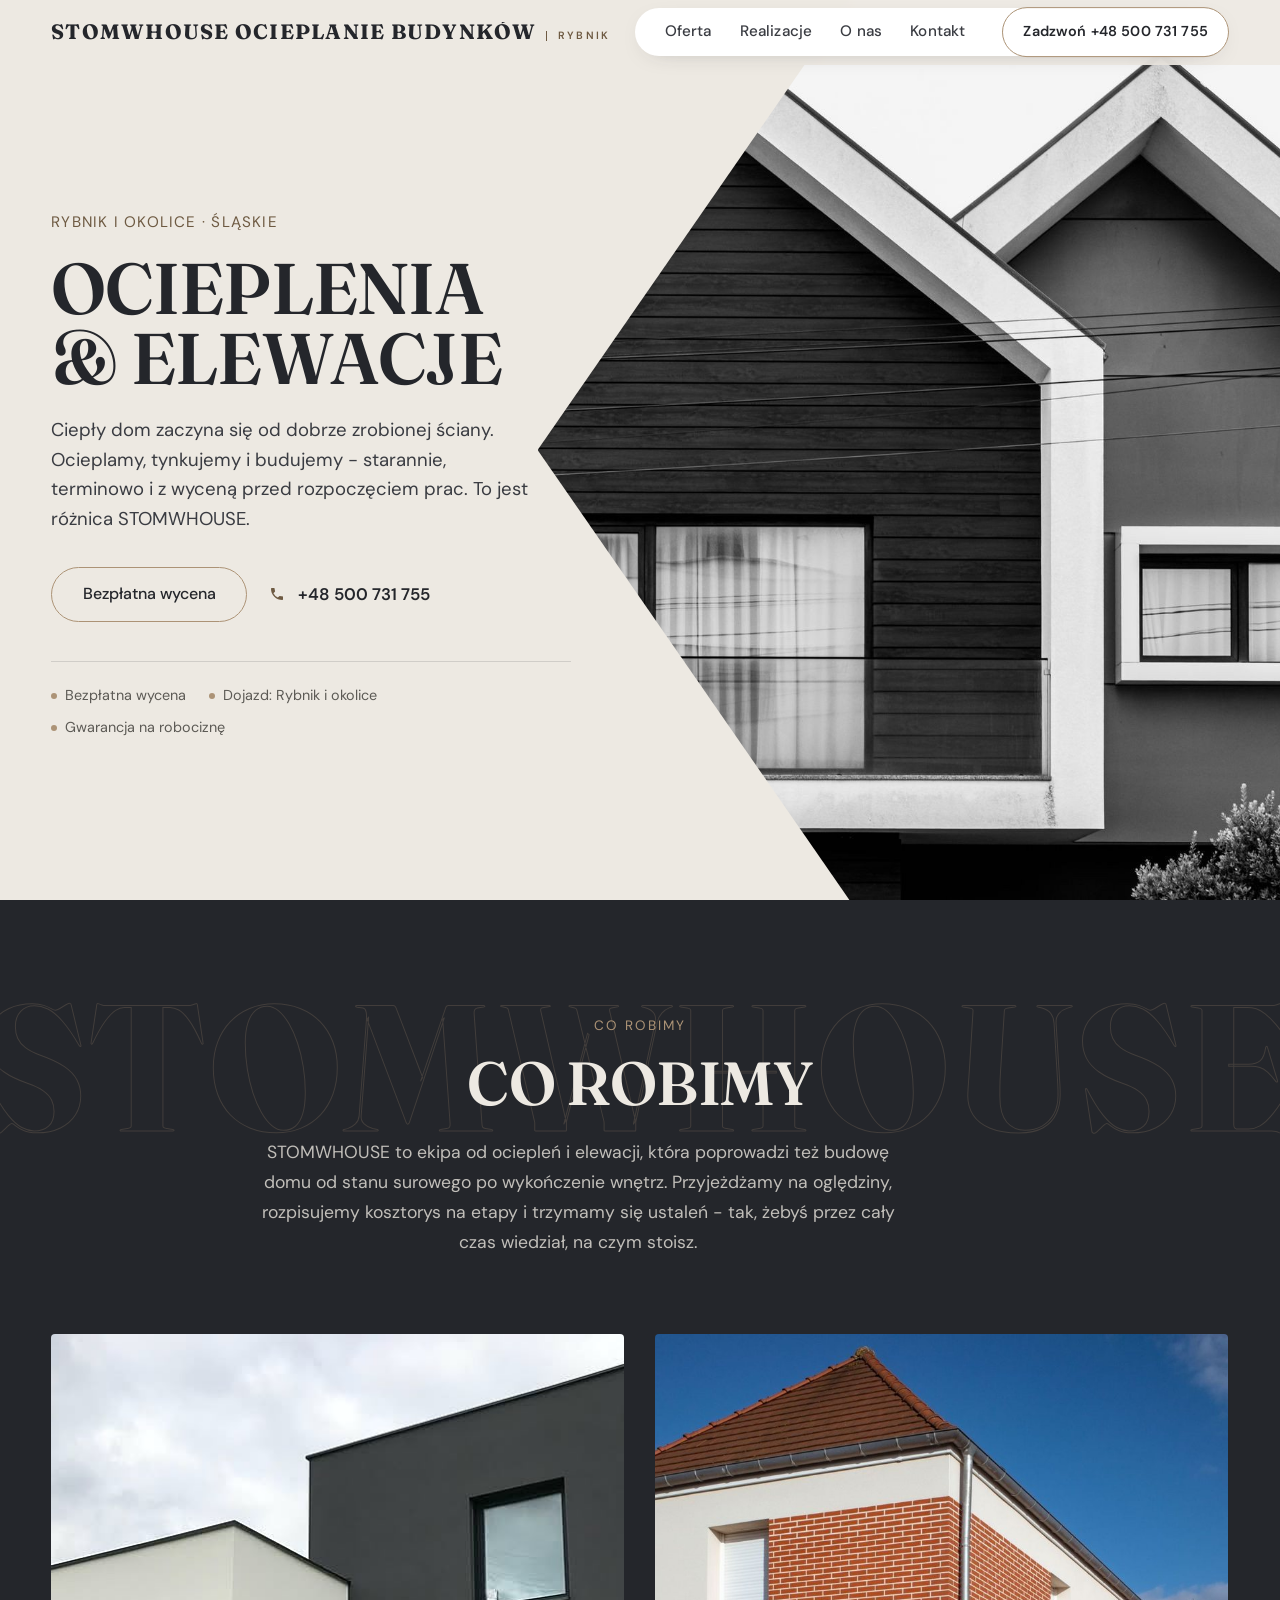
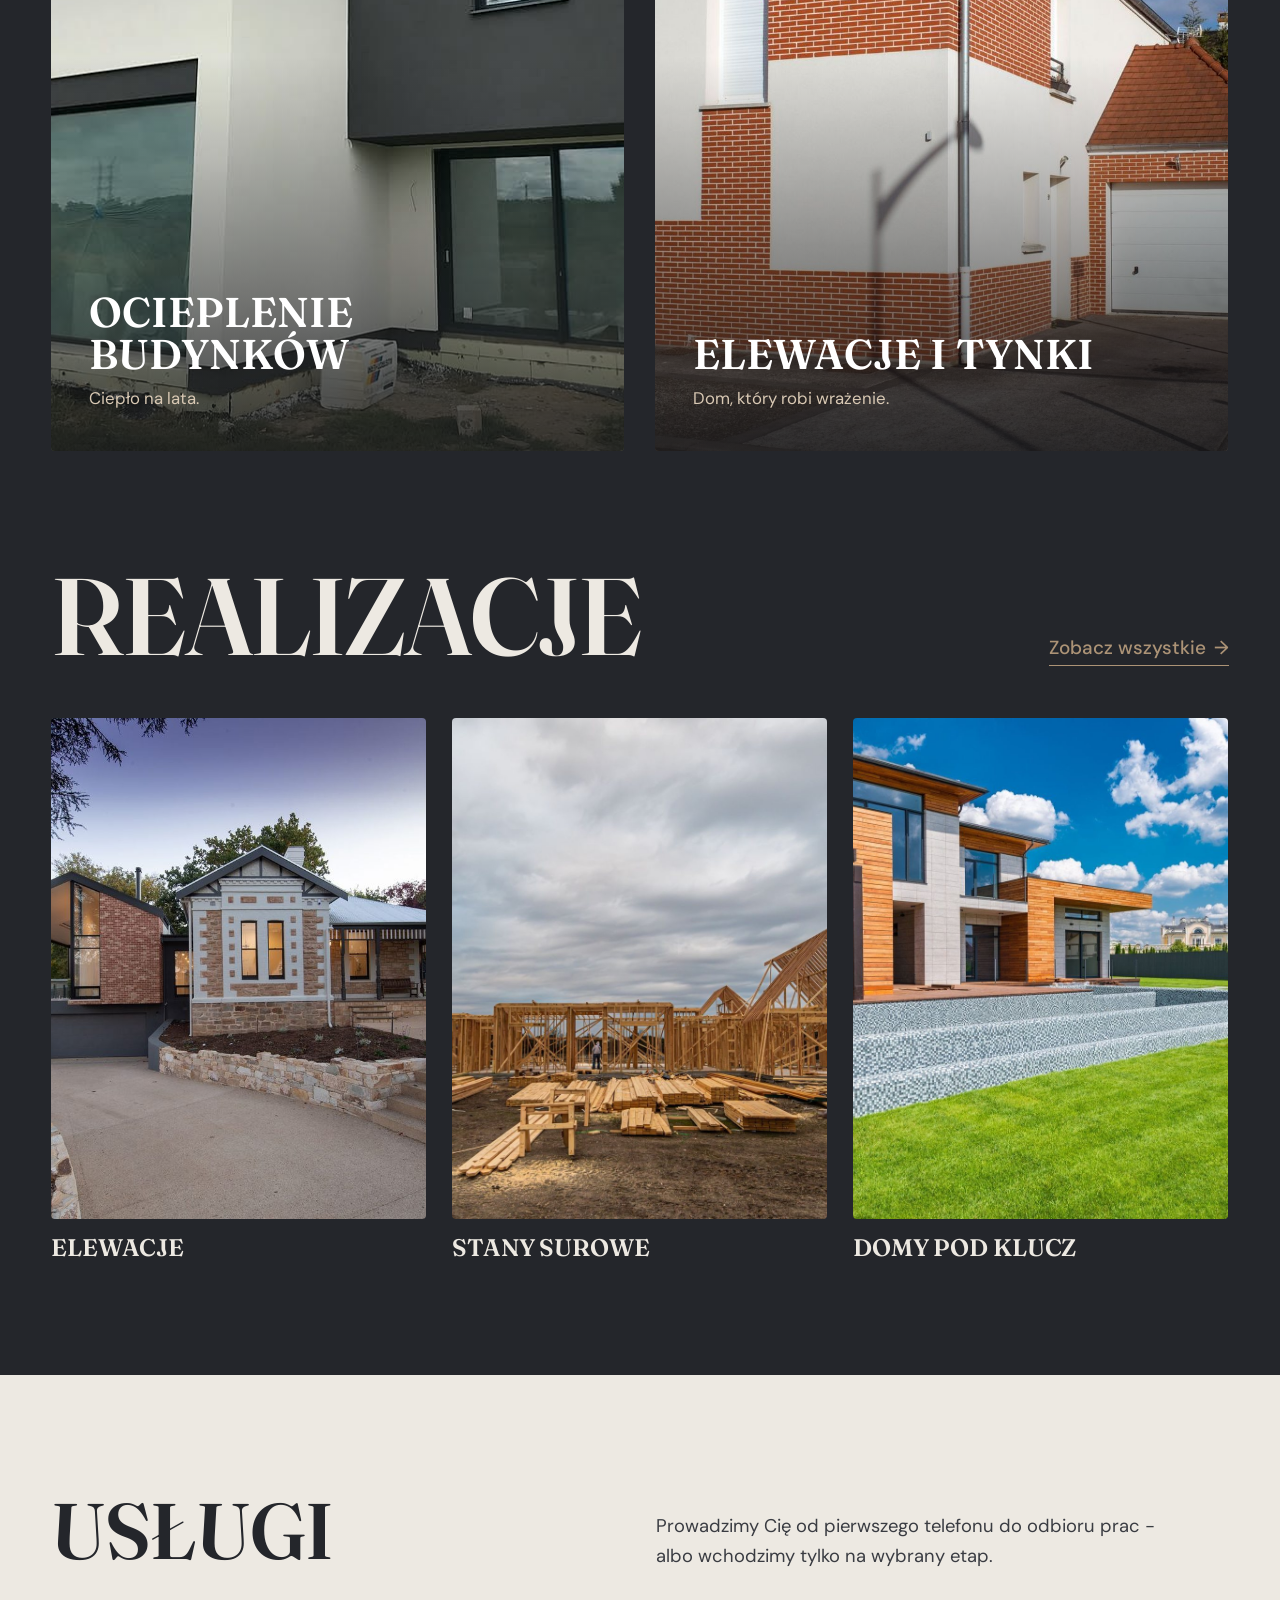
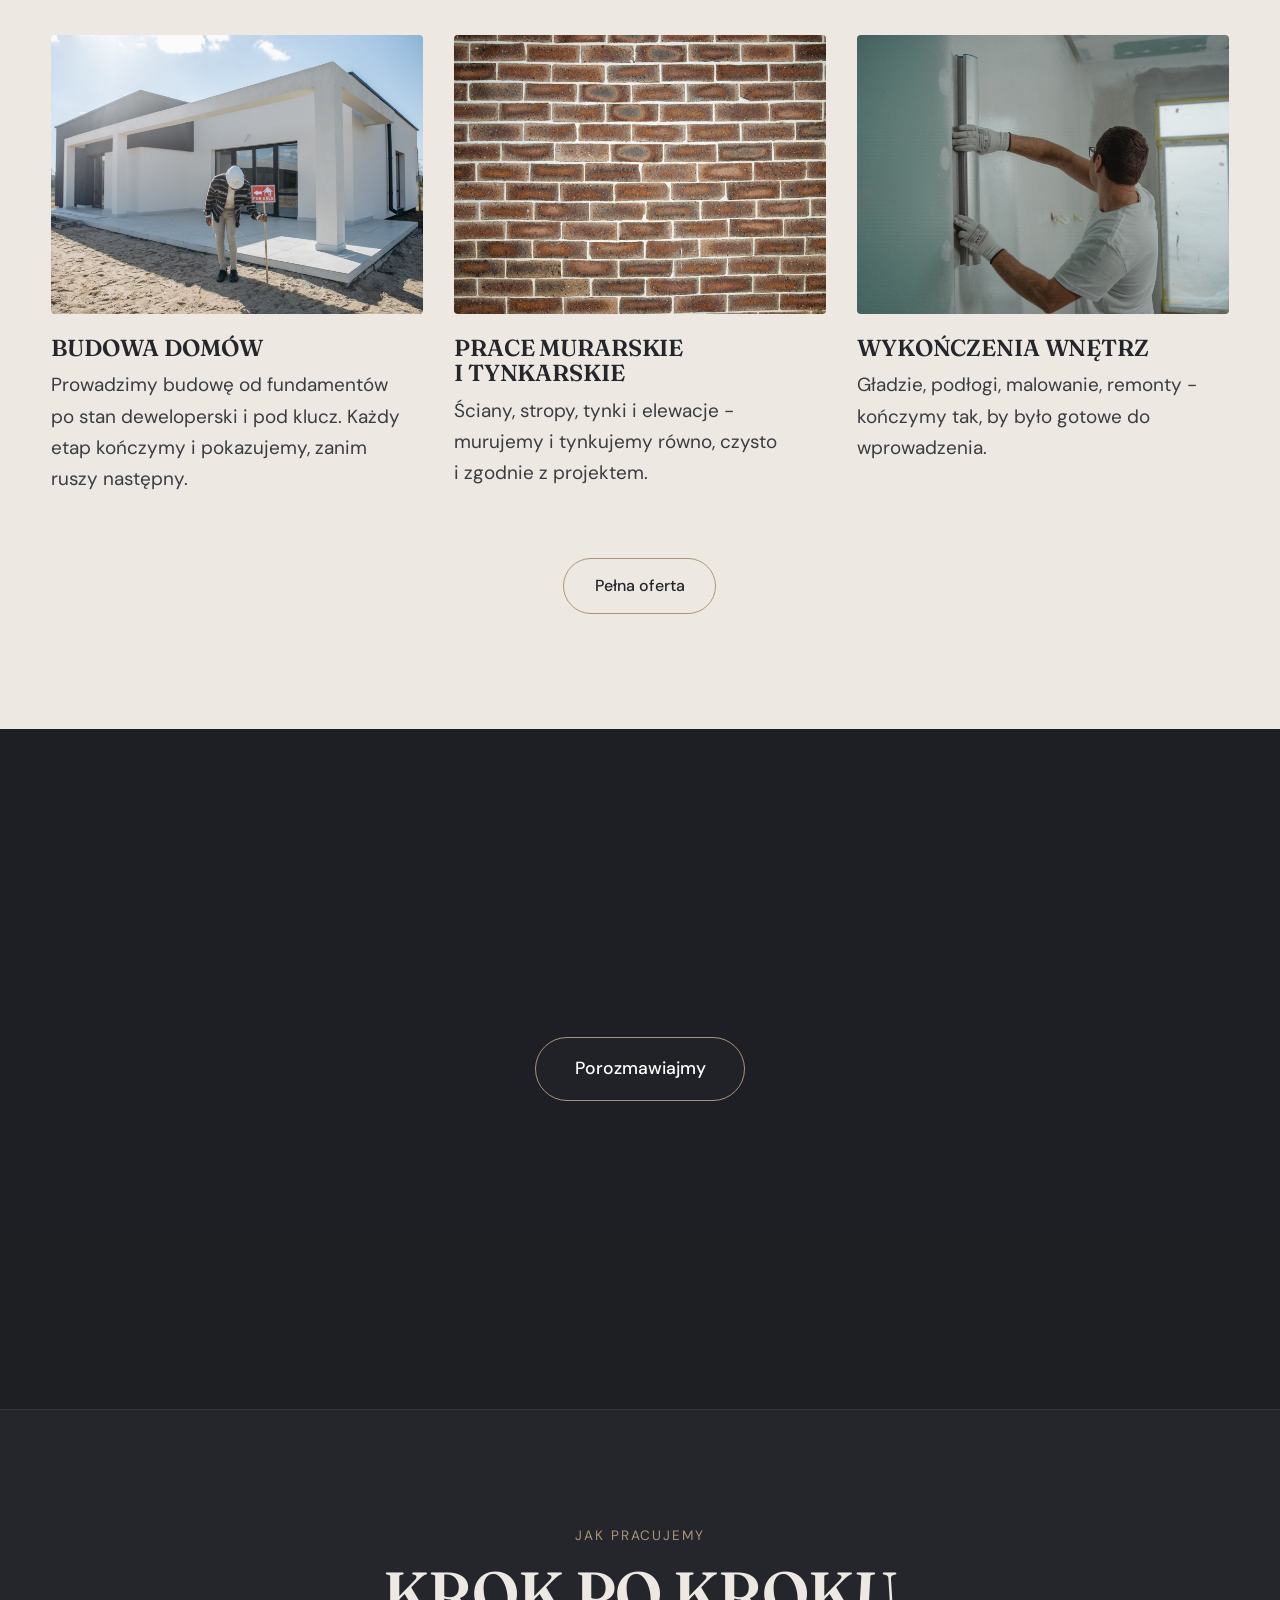
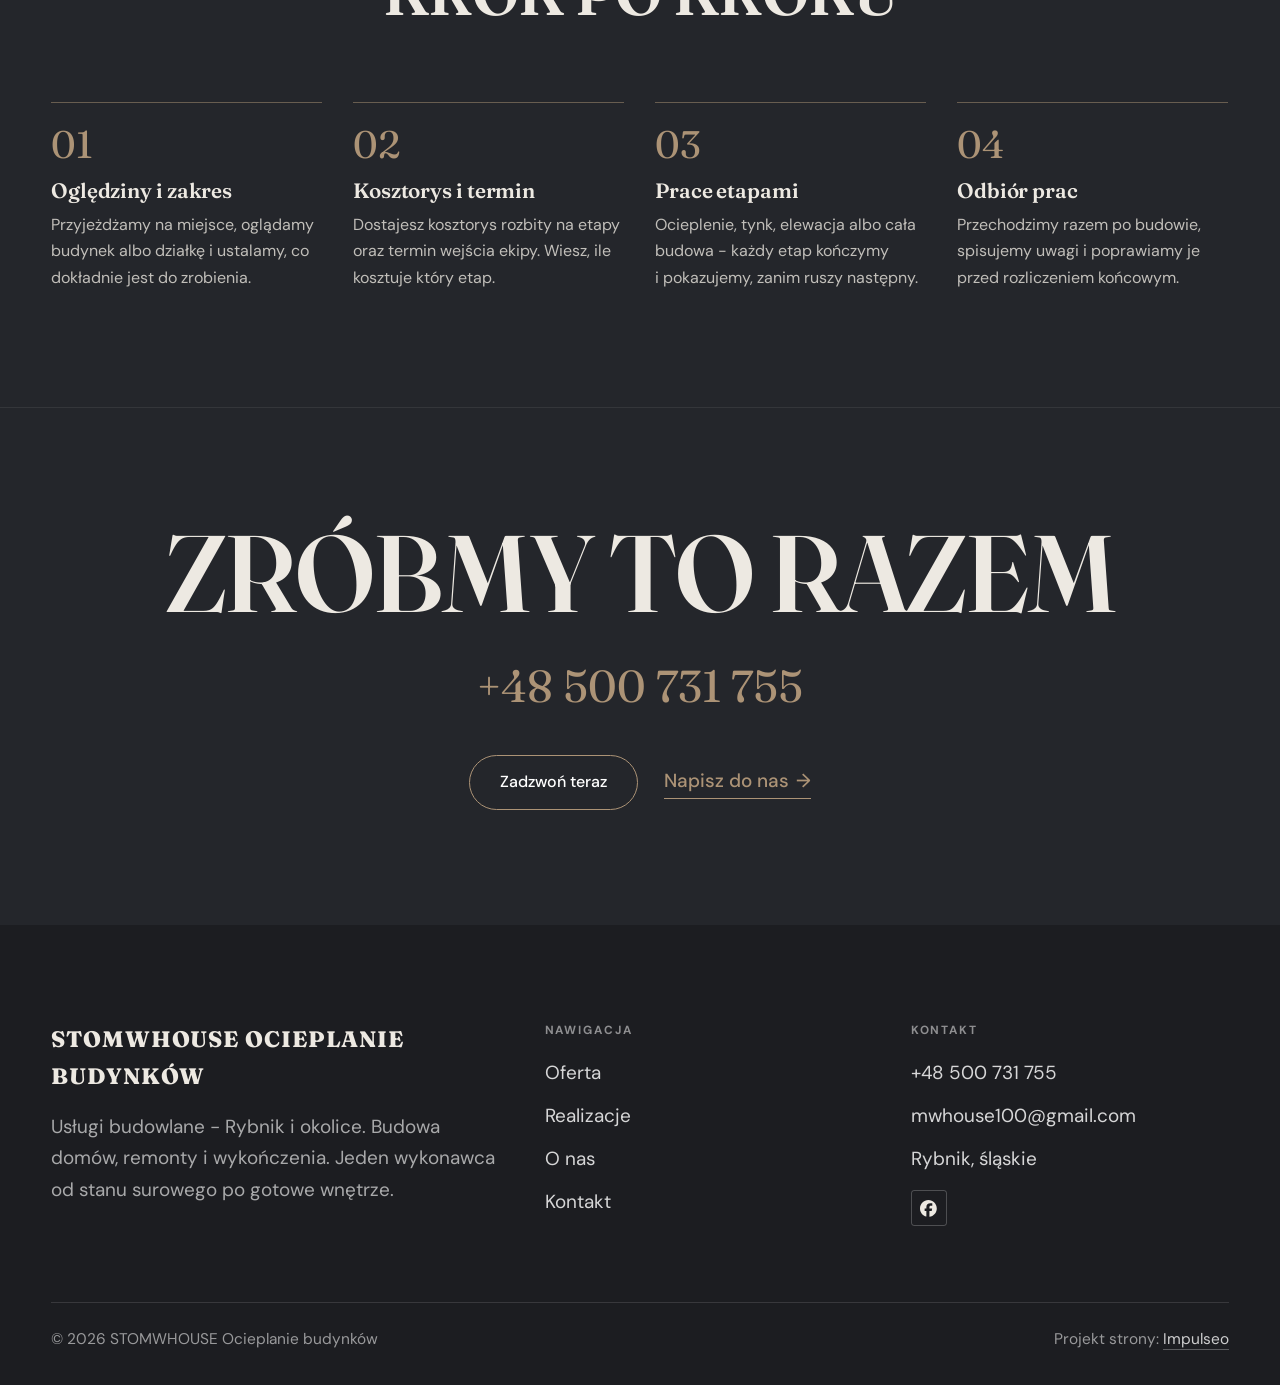
<file: index.html>
<!DOCTYPE html>
<html lang="pl">
<head>
<meta charset="UTF-8">
<meta name="viewport" content="width=device-width, initial-scale=1.0">
<title>STOMWHOUSE Ocieplanie budynków - Usługi budowlane · Rybnik</title>
<meta name="description" content="STOMWHOUSE Ocieplanie budynków - usługi budowlane: budowa domów, stany surowe, remonty, wykończenia wnętrz i elewacje. Wycena przed pracą, solidnie i terminowo. Zadzwoń i umów oględziny.">
<link rel="canonical" href="https://kris20032.github.io/stomwhouse-ocieplanie-budynkow/">
<meta name="robots" content="noindex, nofollow">
<meta property="og:type" content="website">
<meta property="og:locale" content="pl_PL">
<meta property="og:site_name" content="STOMWHOUSE Ocieplanie budynków">
<meta property="og:title" content="STOMWHOUSE Ocieplanie budynków - Usługi budowlane · Rybnik">
<meta property="og:description" content="STOMWHOUSE Ocieplanie budynków - usługi budowlane: budowa domów, stany surowe, remonty, wykończenia wnętrz i elewacje. Wycena przed pracą, solidnie i terminowo. Zadzwoń i umów oględziny.">
<meta property="og:url" content="https://kris20032.github.io/stomwhouse-ocieplanie-budynkow/">
<meta property="og:image" content="https://kris20032.github.io/stomwhouse-ocieplanie-budynkow/img/og.jpg">
<meta property="og:image:width" content="1200">
<meta property="og:image:height" content="630">
<meta name="twitter:card" content="summary_large_image">
<script type="application/ld+json">{"@context": "https://schema.org", "@type": "GeneralContractor", "name": "STOMWHOUSE Ocieplanie budynków", "url": "https://kris20032.github.io/stomwhouse-ocieplanie-budynkow/", "telephone": "+48500731755", "image": "https://kris20032.github.io/stomwhouse-ocieplanie-budynkow/img/og.jpg", "areaServed": "Rybnik", "sameAs": ["https://www.facebook.com/SparrowBud/"]}</script>
<link rel="preconnect" href="https://fonts.googleapis.com">
<link rel="preconnect" href="https://fonts.gstatic.com" crossorigin>
<link href="https://fonts.googleapis.com/css2?family=Fraunces:opsz,wght@9..144,500;9..144,600;9..144,700&family=DM+Sans:opsz,wght@9..40,400;9..40,500;9..40,600&display=swap" rel="stylesheet">
<link rel="stylesheet" href="assets/styles.css?v=kw151026">
</head>
<body>

<header class="nav">
  <div class="wrap nav-inner">
    <a class="brand" href="index.html"><span class="name">STOMWHOUSE Ocieplanie budynków</span><span class="sub">Rybnik</span></a>
    <nav class="nav-links">
      <a href="oferta.html">Oferta</a>
      <a href="realizacje.html">Realizacje</a>
      <a href="o-nas.html">O nas</a>
      <a href="kontakt.html">Kontakt</a>
      <a href="tel:+48500731755" class="btn btn-accent">Zadzwoń +48 500 731 755</a>
    </nav>
    <button class="nav-toggle" aria-label="Menu"><span></span><span></span><span></span></button>
  </div>
</header>

<main>
<section class="kw-hero">
  <div class="kw-hero-art"><img src="img/hero.jpg" fetchpriority="high" alt="Nowoczesna elewacja domu jednorodzinnego" width="1880" height="1253"></div>
  <div class="wrap kw-hero-inner">
    <div class="kw-hero-copy">
      <span class="kw-kicker">Rybnik i&nbsp;okolice · śląskie</span>
      <h1 class="kw-h1">Ocieplenia &amp; elewacje</h1>
      <p class="kw-lead">Ciepły dom zaczyna się od dobrze zrobionej ściany. Ocieplamy, tynkujemy i&nbsp;budujemy - starannie, terminowo i&nbsp;z&nbsp;wyceną przed rozpoczęciem prac. To jest różnica STOMWHOUSE.</p>
      <div class="kw-hero-actions">
        <a href="kontakt.html" class="kw-pill">Bezpłatna wycena</a>
        <a href="tel:+48500731755" class="kw-tel"><svg class="ico-tel" width="16" height="16" viewBox="0 0 24 24" fill="none" aria-hidden="true"><path d="M6.6 10.8a15.5 15.5 0 0 0 6.6 6.6l2.2-2.2a1 1 0 0 1 1-.24 11.4 11.4 0 0 0 3.6.58 1 1 0 0 1 1 1V20a1 1 0 0 1-1 1A17 17 0 0 1 3 4a1 1 0 0 1 1-1h3.5a1 1 0 0 1 1 1c0 1.25.2 2.46.58 3.6a1 1 0 0 1-.25 1l-2.23 2.2Z" fill="currentColor"/></svg> +48 500 731 755</a>
      </div>
      <ul class="kw-trust"><li>Bezpłatna wycena</li><li>Dojazd: Rybnik i&nbsp;okolice</li><li>Gwarancja na robociznę</li></ul>
    </div>
  </div>
</section>

<section class="kw-dark kw-what">
  <div class="wrap">
    <div class="kw-what-head reveal">
      <span class="kw-eyebrow">Co robimy</span>
      <h2>Co robimy</h2>
      <p>STOMWHOUSE to ekipa od ociepleń i&nbsp;elewacji, która poprowadzi też budowę domu od stanu surowego po wykończenie wnętrz. Przyjeżdżamy na oględziny, rozpisujemy kosztorys na etapy i&nbsp;trzymamy się ustaleń - tak, żebyś przez cały czas wiedział, na czym stoisz.</p>
    </div>
    <div class="kw-duo">
      <a href="oferta.html" class="kw-feature reveal"><img src="img/g1.jpg" alt="Ocieplona elewacja domu w bieli i grafitie" width="720" height="720" decoding="async"><span class="kw-feature-txt"><span class="kw-feature-ttl">Ocieplenie budynków</span><span class="kw-feature-sub">Ciepło na lata.</span></span></a>
      <a href="oferta.html" class="kw-feature reveal"><img src="img/g11.jpg" alt="Elewacja domu z tynkiem i cegłą" width="1600" height="1066" decoding="async"><span class="kw-feature-txt"><span class="kw-feature-ttl">Elewacje i&nbsp;tynki</span><span class="kw-feature-sub">Dom, który robi wrażenie.</span></span></a>
    </div>
  </div>
</section>

<section class="kw-dark kw-work">
  <div class="wrap">
    <div class="kw-work-head reveal">
      <h2 class="kw-huge">Realizacje</h2>
      <a href="realizacje.html" class="kw-link">Zobacz wszystkie <span class="arr">→</span></a>
    </div>
    <div class="kw-trio">
      <a href="realizacje.html" class="kw-project reveal"><span class="kw-project-img"><img src="img/g7.jpg" alt="Elewacja domu" loading="lazy" width="1200" height="800" decoding="async"></span><h3>Elewacje</h3></a>
      <a href="realizacje.html" class="kw-project reveal"><span class="kw-project-img"><img src="img/g6.jpg" alt="Stan surowy domu" loading="lazy" width="1600" height="1066" decoding="async"></span><h3>Stany surowe</h3></a>
      <a href="realizacje.html" class="kw-project reveal"><span class="kw-project-img"><img src="img/g10.jpg" alt="Dom wykończony pod klucz" loading="lazy" width="1600" height="1068" decoding="async"></span><h3>Domy pod klucz</h3></a>
    </div>
  </div>
</section>

<section class="kw-services">
  <div class="wrap">
    <div class="kw-services-head reveal">
      <h2>Usługi</h2>
      <p>Prowadzimy Cię od pierwszego telefonu do odbioru prac - albo wchodzimy tylko na wybrany etap.</p>
    </div>
    <div class="kw-cards">
      <a href="oferta.html" class="kw-card reveal"><span class="kw-card-img"><img src="img/g2.jpg" alt="Budowa domu jednorodzinnego" loading="lazy" width="1600" height="1068" decoding="async"></span><h3>Budowa domów</h3><p>Prowadzimy budowę od fundamentów po stan deweloperski i&nbsp;pod klucz. Każdy etap kończymy i&nbsp;pokazujemy, zanim ruszy następny.</p></a>
      <a href="oferta.html" class="kw-card reveal"><span class="kw-card-img"><img src="img/g8.jpg" alt="Prace murarskie" loading="lazy" width="1600" height="1066" decoding="async"></span><h3>Prace murarskie i&nbsp;tynkarskie</h3><p>Ściany, stropy, tynki i&nbsp;elewacje - murujemy i&nbsp;tynkujemy równo, czysto i&nbsp;zgodnie z&nbsp;projektem.</p></a>
      <a href="oferta.html" class="kw-card reveal"><span class="kw-card-img"><img src="img/g14.jpg" alt="Gładzie i wykończenie wnętrza" loading="lazy" width="1600" height="1066" decoding="async"></span><h3>Wykończenia wnętrz</h3><p>Gładzie, podłogi, malowanie, remonty - kończymy tak, by było gotowe do wprowadzenia.</p></a>
    </div>
    <div class="kw-center reveal"><a href="oferta.html" class="kw-pill">Pełna oferta</a></div>
  </div>
</section>

<section class="stopklatka">
  <div class="stk-bg" style="background-image:url(img/g9.jpg)" role="img" aria-label="Nowoczesny budynek z tarasem"></div>
  <div class="kw-band-inner reveal">
    <a href="kontakt.html" class="kw-pill kw-pill-light">Porozmawiajmy</a>
  </div>
</section>

<section class="kw-dark kw-steps">
  <div class="wrap">
    <div class="kw-what-head reveal">
      <span class="kw-eyebrow">Jak pracujemy</span>
      <h2>Krok po kroku</h2>
    </div>
    <ol class="kw-steps-list">
      <li class="reveal"><span class="kw-no">01</span><h3>Oględziny i&nbsp;zakres</h3><p>Przyjeżdżamy na miejsce, oglądamy budynek albo działkę i&nbsp;ustalamy, co dokładnie jest do zrobienia.</p></li>
      <li class="reveal"><span class="kw-no">02</span><h3>Kosztorys i&nbsp;termin</h3><p>Dostajesz kosztorys rozbity na etapy oraz termin wejścia ekipy. Wiesz, ile kosztuje który etap.</p></li>
      <li class="reveal"><span class="kw-no">03</span><h3>Prace etapami</h3><p>Ocieplenie, tynk, elewacja albo cała budowa - każdy etap kończymy i&nbsp;pokazujemy, zanim ruszy następny.</p></li>
      <li class="reveal"><span class="kw-no">04</span><h3>Odbiór prac</h3><p>Przechodzimy razem po budowie, spisujemy uwagi i&nbsp;poprawiamy je przed rozliczeniem końcowym.</p></li>
    </ol>
  </div>
</section>

<section class="kw-dark kw-final">
  <div class="wrap reveal">
    <h2 class="kw-huge">Zróbmy to razem</h2>
    <a href="tel:+48500731755" class="kw-final-tel">+48 500 731 755</a>
    <div class="kw-final-actions"><a href="tel:+48500731755" class="kw-pill kw-pill-light">Zadzwoń teraz</a><a href="kontakt.html" class="kw-link">Napisz do nas <span class="arr">→</span></a></div>
  </div>
</section>
</main>

<footer>
  <div class="wrap">
    <div class="foot-grid">
      <div class="foot-brand">
        <div class="name">STOMWHOUSE Ocieplanie budynków</div>
        <p>Usługi budowlane - Rybnik i okolice. Budowa domów, remonty i wykończenia. Jeden wykonawca od stanu surowego po gotowe wnętrze.</p>
      </div>
      <div class="foot-col">
        <h4>Nawigacja</h4>
        <a href="oferta.html">Oferta</a>
        <a href="realizacje.html">Realizacje</a>
        <a href="o-nas.html">O nas</a>
        <a href="kontakt.html">Kontakt</a>
      </div>
      <div class="foot-col">
        <h4>Kontakt</h4>
        <a href="tel:+48500731755">+48 500 731 755</a>
        <a href="mailto:mwhouse100@gmail.com">mwhouse100@gmail.com</a>
        <p>Rybnik, śląskie</p>
      <div class="foot-soc">
        <a class="soc" href="https://www.facebook.com/SparrowBud/" target="_blank" rel="noopener" aria-label="Facebook - STOMWHOUSE Ocieplanie budynków"><svg viewBox="0 0 24 24" aria-hidden="true" focusable="false"><path d="M9.101 23.691v-7.98H6.627v-3.667h2.474v-1.58c0-4.085 1.848-5.978 5.858-5.978.401 0 .955.042 1.468.103a8.68 8.68 0 0 1 1.141.195v3.325a8.623 8.623 0 0 0-.653-.036 26.805 26.805 0 0 0-.733-.009c-.707 0-1.259.096-1.675.309a1.686 1.686 0 0 0-.679.622c-.258.42-.374.995-.374 1.752v1.297h3.919l-.386 2.103-.287 1.564h-3.246v8.245C19.396 23.238 24 18.179 24 12.044c0-6.627-5.373-12-12-12s-12 5.373-12 12c0 5.628 3.874 10.35 9.101 11.647Z" fill="currentColor"/></svg></a>
      </div>
      </div>
    </div>
    <div class="foot-bot">
      <span>© 2026 STOMWHOUSE Ocieplanie budynków</span>
      <span>Projekt strony: <a class="foot-credit" href="https://impulseo.pl" target="_blank" rel="noopener">Impulseo</a></span>
    </div>
  </div>
</footer>
<div class="sticky-call"><a class="sc-call" href="tel:+48500731755"><svg class="ico-tel" width="16" height="16" viewBox="0 0 24 24" fill="none" aria-hidden="true"><path d="M6.6 10.8a15.5 15.5 0 0 0 6.6 6.6l2.2-2.2a1 1 0 0 1 1-.24 11.4 11.4 0 0 0 3.6.58 1 1 0 0 1 1 1V20a1 1 0 0 1-1 1A17 17 0 0 1 3 4a1 1 0 0 1 1-1h3.5a1 1 0 0 1 1 1c0 1.25.2 2.46.58 3.6a1 1 0 0 1-.25 1l-2.23 2.2Z" fill="currentColor"/></svg> Zadzwoń</a><a class="sc-quote" href="kontakt.html">Zadzwoń teraz</a></div>
<div class="demo-wazne" data-do="2026-10-21" data-cykl="3" hidden><svg class="dw-ico" width="13" height="13" viewBox="0 0 24 24" fill="none" aria-hidden="true"><circle cx="12" cy="12" r="8.6" stroke="currentColor" stroke-width="1.8"/><path d="M12 7.2V12l3.3 2" stroke="currentColor" stroke-width="1.8" stroke-linecap="round"/></svg><span class="dw-txt"></span></div>

<script src="assets/main.js"></script>
</body>
</html>
</file>
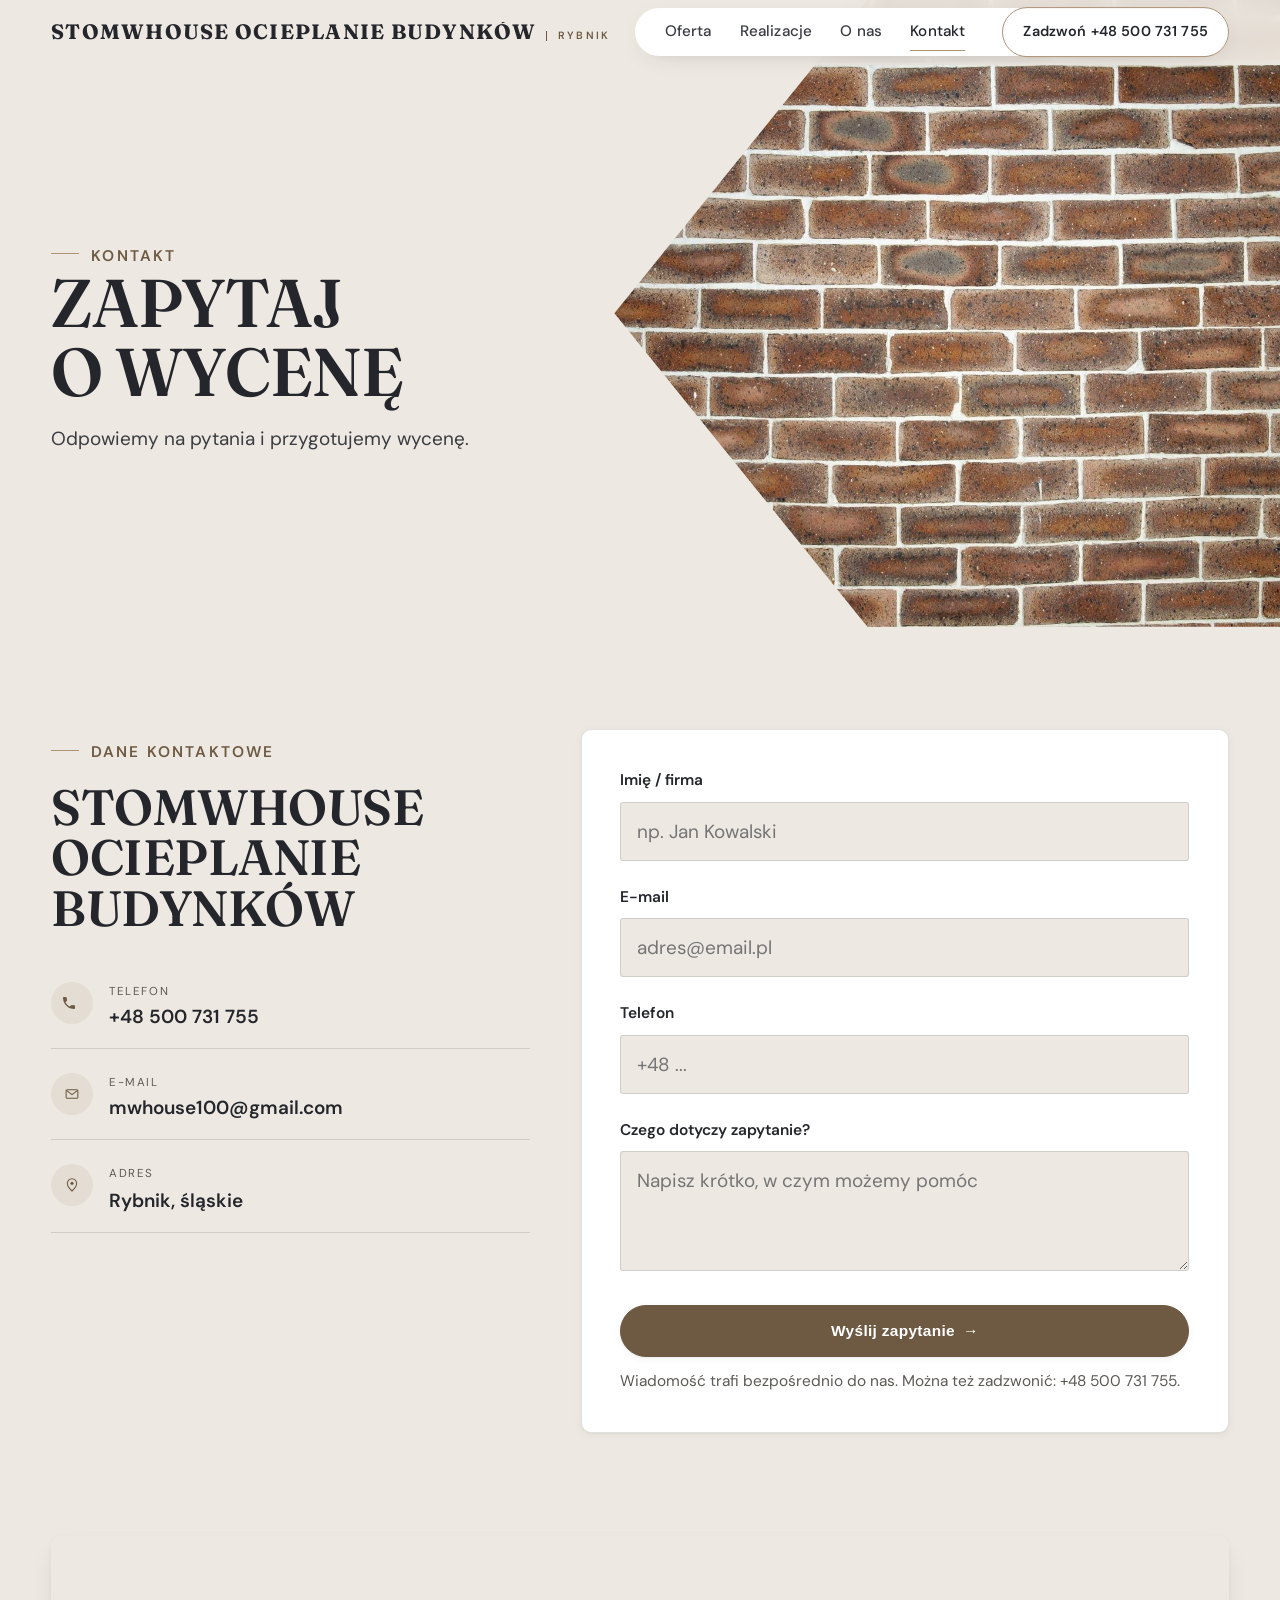
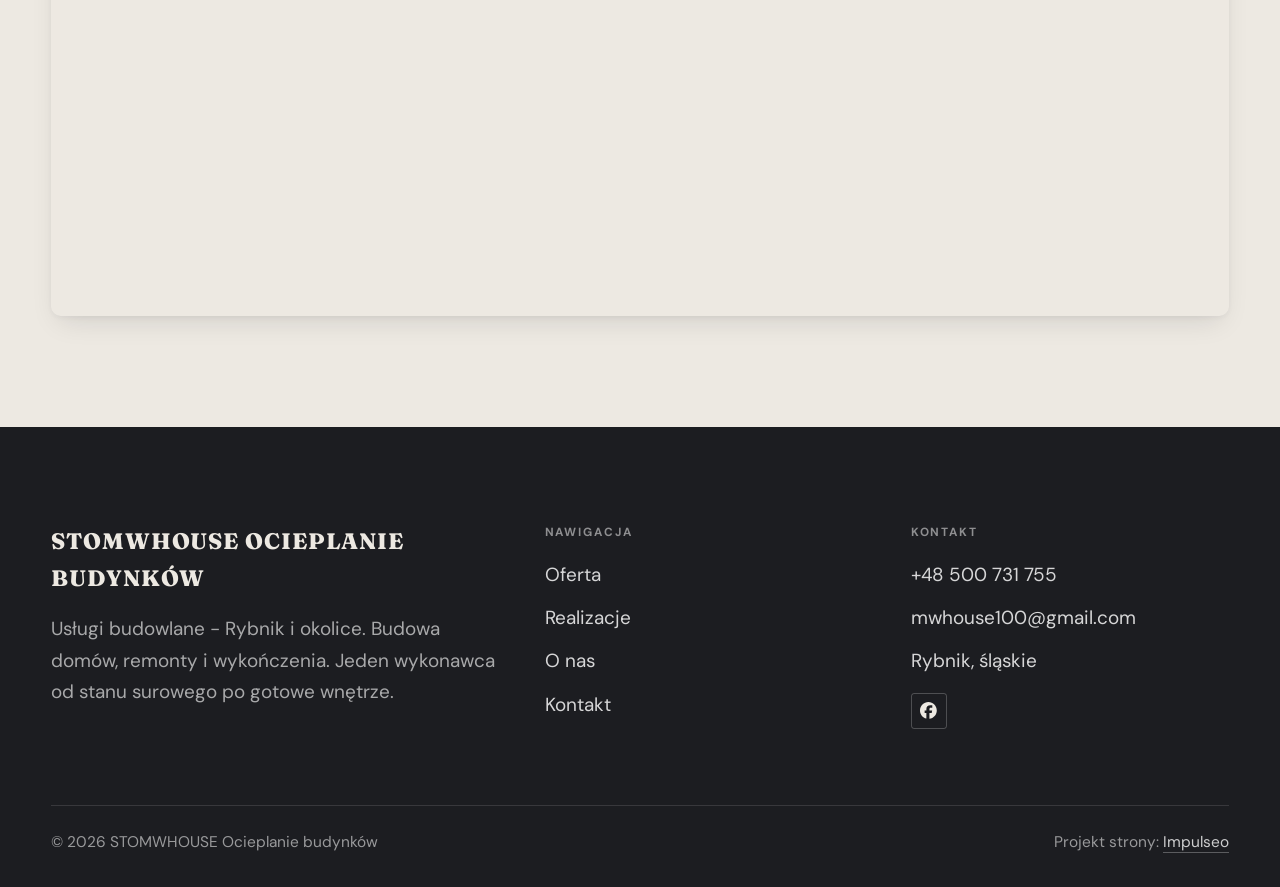
<file: kontakt.html>
<!DOCTYPE html>
<html lang="pl">
<head>
<meta charset="UTF-8">
<meta name="viewport" content="width=device-width, initial-scale=1.0">
<title>Kontakt - STOMWHOUSE Ocieplanie budynków</title>
<meta name="description" content="Kontakt STOMWHOUSE Ocieplanie budynków - Rybnik, śląskie">
<link rel="canonical" href="https://kris20032.github.io/stomwhouse-ocieplanie-budynkow/kontakt.html">
<meta name="robots" content="noindex, nofollow">
<meta property="og:type" content="website">
<meta property="og:locale" content="pl_PL">
<meta property="og:site_name" content="STOMWHOUSE Ocieplanie budynków">
<meta property="og:title" content="Kontakt - STOMWHOUSE Ocieplanie budynków">
<meta property="og:description" content="Kontakt STOMWHOUSE Ocieplanie budynków - Rybnik, śląskie">
<meta property="og:url" content="https://kris20032.github.io/stomwhouse-ocieplanie-budynkow/kontakt.html">
<meta property="og:image" content="https://kris20032.github.io/stomwhouse-ocieplanie-budynkow/img/og.jpg">
<meta property="og:image:width" content="1200">
<meta property="og:image:height" content="630">
<meta name="twitter:card" content="summary_large_image">
<link rel="preconnect" href="https://fonts.googleapis.com">
<link rel="preconnect" href="https://fonts.gstatic.com" crossorigin>
<link href="https://fonts.googleapis.com/css2?family=Fraunces:opsz,wght@9..144,500;9..144,600;9..144,700&family=DM+Sans:opsz,wght@9..40,400;9..40,500;9..40,600&display=swap" rel="stylesheet">
<link rel="stylesheet" href="assets/styles.css?v=kw151026">
</head>
<body>

<header class="nav">
  <div class="wrap nav-inner">
    <a class="brand" href="index.html"><span class="name">STOMWHOUSE Ocieplanie budynków</span><span class="sub">Rybnik</span></a>
    <nav class="nav-links">
      <a href="oferta.html">Oferta</a>
      <a href="realizacje.html">Realizacje</a>
      <a href="o-nas.html">O nas</a>
      <a href="kontakt.html" class="active" aria-current="page">Kontakt</a>
      <a href="tel:+48500731755" class="btn btn-accent">Zadzwoń +48 500 731 755</a>
    </nav>
    <button class="nav-toggle" aria-label="Menu"><span></span><span></span><span></span></button>
  </div>
</header>

<main>
<section class="pagehead">
  <img src="img/g8.jpg" alt="STOMWHOUSE Ocieplanie budynków - Zapytaj o wycenę" width="1600" height="1066" decoding="async">
  <div class="wrap">
    <span class="eyebrow">Kontakt</span>
    <h1>Zapytaj o wycenę</h1>
    <p>Odpowiemy na pytania i przygotujemy wycenę.</p>
  </div>
</section>
<section>
  <div class="wrap contact-grid">
    <div class="reveal">
      <span class="eyebrow">Dane kontaktowe</span>
      <h2 style="margin:var(--space-4) 0 var(--space-6)">STOMWHOUSE Ocieplanie budynków</h2>
      <div class="info-list">
        <div class="info-row"><div class="ic"><svg class="ico-tel" width="16" height="16" viewBox="0 0 24 24" fill="none" aria-hidden="true"><path d="M6.6 10.8a15.5 15.5 0 0 0 6.6 6.6l2.2-2.2a1 1 0 0 1 1-.24 11.4 11.4 0 0 0 3.6.58 1 1 0 0 1 1 1V20a1 1 0 0 1-1 1A17 17 0 0 1 3 4a1 1 0 0 1 1-1h3.5a1 1 0 0 1 1 1c0 1.25.2 2.46.58 3.6a1 1 0 0 1-.25 1l-2.23 2.2Z" fill="currentColor"/></svg></div><div><div class="lbl">Telefon</div><a class="val" href="tel:+48500731755">+48 500 731 755</a></div></div>
        <div class="info-row"><div class="ic"><svg class="ico-mail" width="16" height="16" viewBox="0 0 24 24" fill="none" aria-hidden="true"><rect x="3.2" y="5.5" width="17.6" height="13" rx="1.6" stroke="currentColor" stroke-width="1.6"/><path d="M4 7l8 6 8-6" stroke="currentColor" stroke-width="1.6" stroke-linecap="round" stroke-linejoin="round"/></svg></div><div><div class="lbl">E-mail</div><a class="val" href="mailto:mwhouse100@gmail.com">mwhouse100@gmail.com</a></div></div>
        <div class="info-row"><div class="ic"><svg class="ico-pin" width="16" height="16" viewBox="0 0 24 24" fill="none" aria-hidden="true"><path d="M12 21s7-6.1 7-11.5A7 7 0 0 0 5 9.5C5 14.9 12 21 12 21Z" stroke="currentColor" stroke-width="1.6" fill="none"/><circle cx="12" cy="9.5" r="2.4" fill="currentColor"/></svg></div><div><div class="lbl">Adres</div><div class="val">Rybnik, śląskie</div></div></div>
      </div>
    </div>
    <div class="reveal">
      <form class="form" action="https://formsubmit.co/mwhouse100@gmail.com" method="POST">
        <input type="hidden" name="_subject" value="Zapytanie ze strony STOMWHOUSE Ocieplanie budynków">
        <input type="hidden" name="_captcha" value="false">
        <input type="hidden" name="_template" value="table">
        <div class="fld"><label for="name">Imię / firma</label><input id="name" name="name" type="text" placeholder="np. Jan Kowalski" required></div>
        <div class="fld"><label for="email">E-mail</label><input id="email" name="email" type="email" placeholder="adres@email.pl" required></div>
        <div class="fld"><label for="phone">Telefon</label><input id="phone" name="phone" type="tel" placeholder="+48 ..."></div>
        <div class="fld"><label for="msg">Czego dotyczy zapytanie?</label><textarea id="msg" name="message" placeholder="Napisz krótko, w czym możemy pomóc" required></textarea></div>
        <button type="submit" class="btn btn-accent" style="width:100%;justify-content:center">Wyślij zapytanie <span class="arr">→</span></button>
        <p class="note">Wiadomość trafi bezpośrednio do nas. Można też zadzwonić: +48 500 731 755.</p>
      </form>
    </div>
  </div>
</section>
<section style="padding-top:0">
  <div class="wrap reveal">
    <iframe class="map" title="STOMWHOUSE Ocieplanie budynków - Rybnik" src="https://maps.google.com/maps?q=50.0670003%2C18.4887139&z=15&output=embed" loading="lazy" referrerpolicy="no-referrer-when-downgrade"></iframe>
  </div>
</section>
</main>

<footer>
  <div class="wrap">
    <div class="foot-grid">
      <div class="foot-brand">
        <div class="name">STOMWHOUSE Ocieplanie budynków</div>
        <p>Usługi budowlane - Rybnik i okolice. Budowa domów, remonty i wykończenia. Jeden wykonawca od stanu surowego po gotowe wnętrze.</p>
      </div>
      <div class="foot-col">
        <h4>Nawigacja</h4>
        <a href="oferta.html">Oferta</a>
        <a href="realizacje.html">Realizacje</a>
        <a href="o-nas.html">O nas</a>
        <a href="kontakt.html">Kontakt</a>
      </div>
      <div class="foot-col">
        <h4>Kontakt</h4>
        <a href="tel:+48500731755">+48 500 731 755</a>
        <a href="mailto:mwhouse100@gmail.com">mwhouse100@gmail.com</a>
        <p>Rybnik, śląskie</p>
      <div class="foot-soc">
        <a class="soc" href="https://www.facebook.com/SparrowBud/" target="_blank" rel="noopener" aria-label="Facebook - STOMWHOUSE Ocieplanie budynków"><svg viewBox="0 0 24 24" aria-hidden="true" focusable="false"><path d="M9.101 23.691v-7.98H6.627v-3.667h2.474v-1.58c0-4.085 1.848-5.978 5.858-5.978.401 0 .955.042 1.468.103a8.68 8.68 0 0 1 1.141.195v3.325a8.623 8.623 0 0 0-.653-.036 26.805 26.805 0 0 0-.733-.009c-.707 0-1.259.096-1.675.309a1.686 1.686 0 0 0-.679.622c-.258.42-.374.995-.374 1.752v1.297h3.919l-.386 2.103-.287 1.564h-3.246v8.245C19.396 23.238 24 18.179 24 12.044c0-6.627-5.373-12-12-12s-12 5.373-12 12c0 5.628 3.874 10.35 9.101 11.647Z" fill="currentColor"/></svg></a>
      </div>
      </div>
    </div>
    <div class="foot-bot">
      <span>© 2026 STOMWHOUSE Ocieplanie budynków</span>
      <span>Projekt strony: <a class="foot-credit" href="https://impulseo.pl" target="_blank" rel="noopener">Impulseo</a></span>
    </div>
  </div>
</footer>
<div class="sticky-call"><a class="sc-call" href="tel:+48500731755"><svg class="ico-tel" width="16" height="16" viewBox="0 0 24 24" fill="none" aria-hidden="true"><path d="M6.6 10.8a15.5 15.5 0 0 0 6.6 6.6l2.2-2.2a1 1 0 0 1 1-.24 11.4 11.4 0 0 0 3.6.58 1 1 0 0 1 1 1V20a1 1 0 0 1-1 1A17 17 0 0 1 3 4a1 1 0 0 1 1-1h3.5a1 1 0 0 1 1 1c0 1.25.2 2.46.58 3.6a1 1 0 0 1-.25 1l-2.23 2.2Z" fill="currentColor"/></svg> Zadzwoń</a><a class="sc-quote" href="kontakt.html">Zadzwoń teraz</a></div>
<div class="demo-wazne" data-do="2026-10-21" data-cykl="3" hidden><svg class="dw-ico" width="13" height="13" viewBox="0 0 24 24" fill="none" aria-hidden="true"><circle cx="12" cy="12" r="8.6" stroke="currentColor" stroke-width="1.8"/><path d="M12 7.2V12l3.3 2" stroke="currentColor" stroke-width="1.8" stroke-linecap="round"/></svg><span class="dw-txt"></span></div>

<script src="assets/main.js"></script>
</body>
</html>
</file>
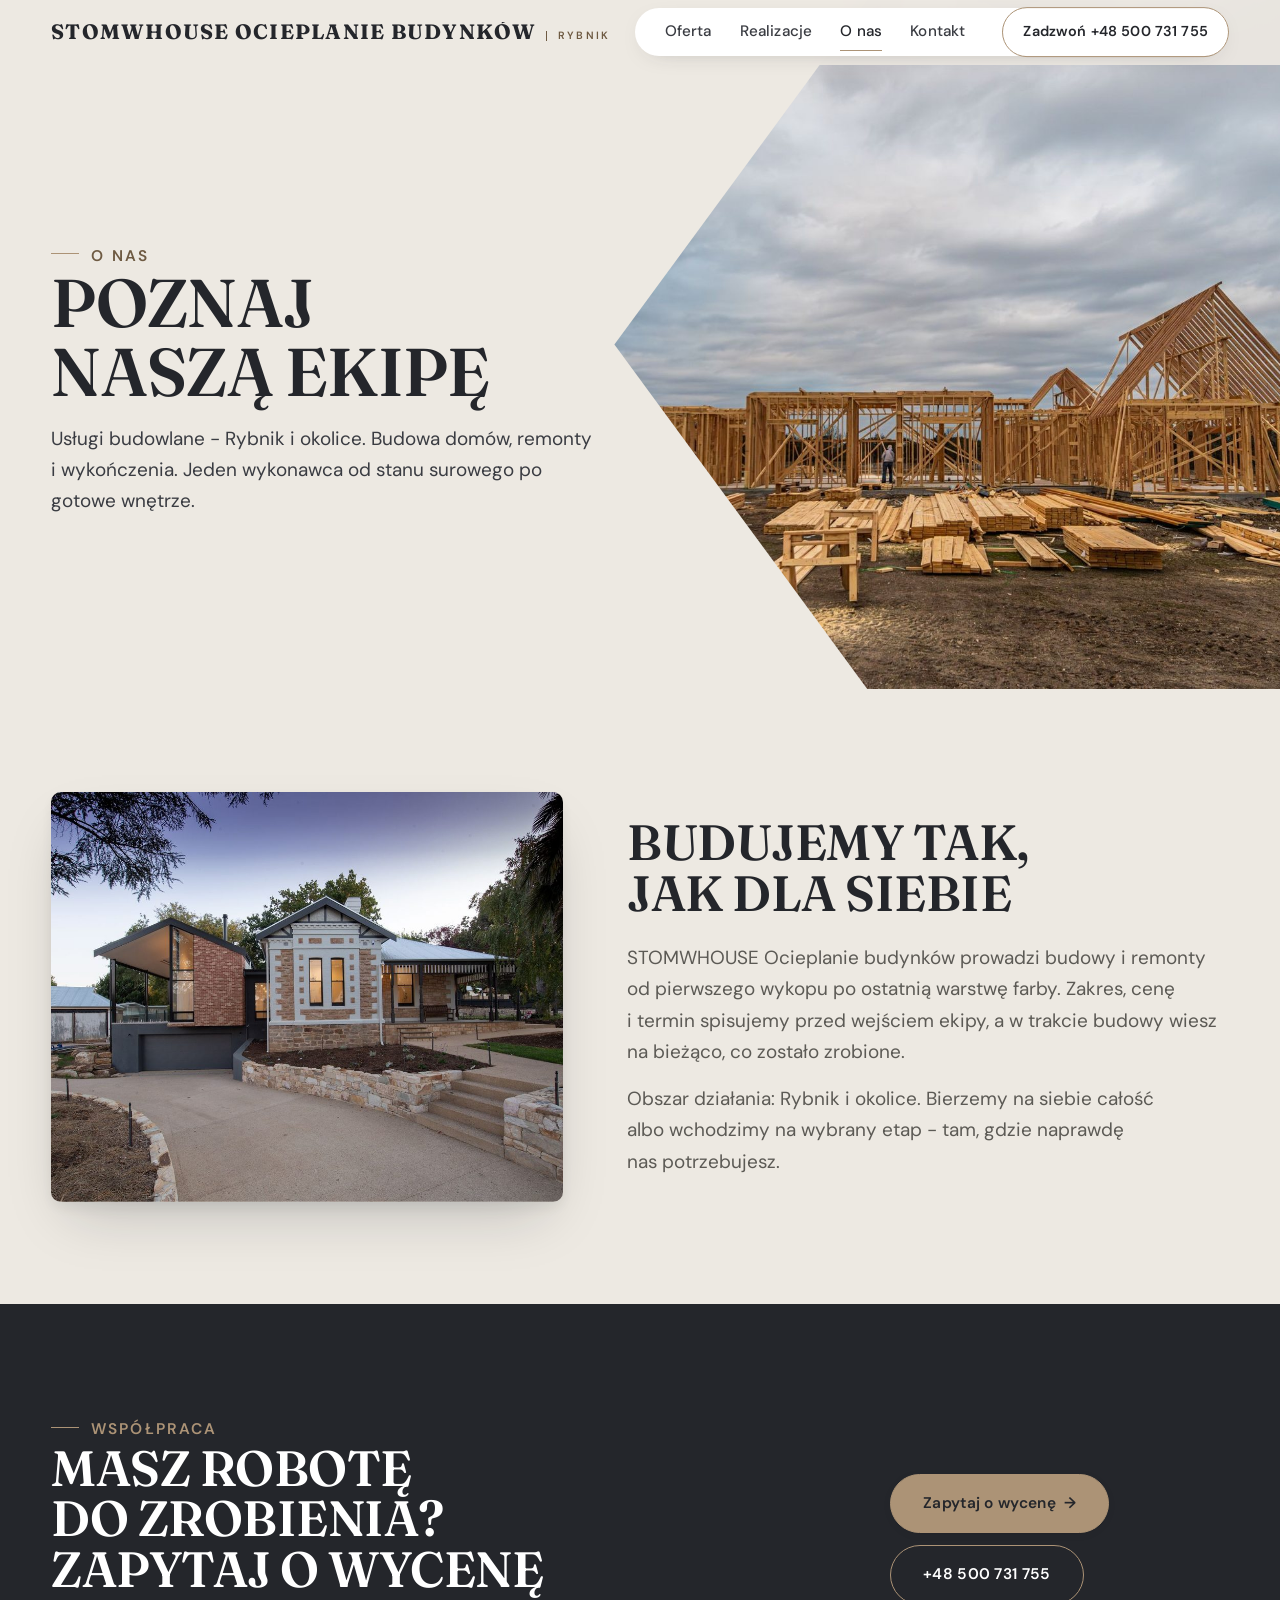
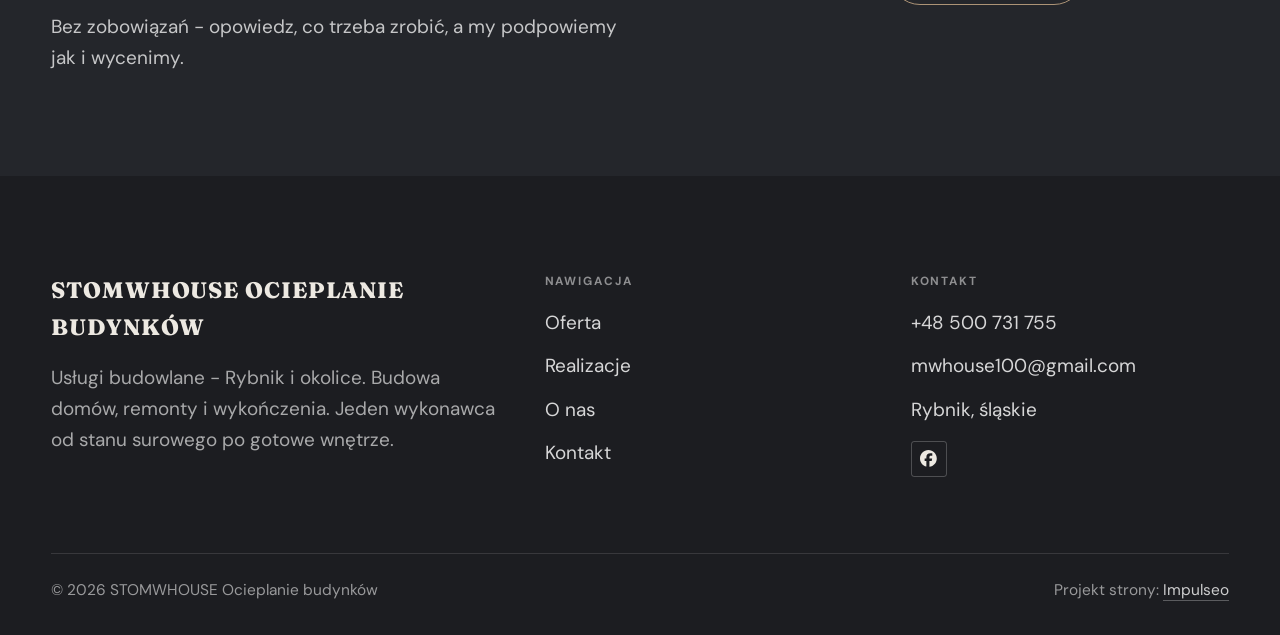
<file: o-nas.html>
<!DOCTYPE html>
<html lang="pl">
<head>
<meta charset="UTF-8">
<meta name="viewport" content="width=device-width, initial-scale=1.0">
<title>O nas - STOMWHOUSE Ocieplanie budynków</title>
<meta name="description" content="STOMWHOUSE Ocieplanie budynków - usługi budowlane: budowa domów, stany surowe, remonty, wykończenia wnętrz i elewacje. Wycena przed pracą, solidnie i terminowo. Zadzwoń i umów oględziny.">
<link rel="canonical" href="https://kris20032.github.io/stomwhouse-ocieplanie-budynkow/o-nas.html">
<meta name="robots" content="noindex, nofollow">
<meta property="og:type" content="website">
<meta property="og:locale" content="pl_PL">
<meta property="og:site_name" content="STOMWHOUSE Ocieplanie budynków">
<meta property="og:title" content="O nas - STOMWHOUSE Ocieplanie budynków">
<meta property="og:description" content="STOMWHOUSE Ocieplanie budynków - usługi budowlane: budowa domów, stany surowe, remonty, wykończenia wnętrz i elewacje. Wycena przed pracą, solidnie i terminowo. Zadzwoń i umów oględziny.">
<meta property="og:url" content="https://kris20032.github.io/stomwhouse-ocieplanie-budynkow/o-nas.html">
<meta property="og:image" content="https://kris20032.github.io/stomwhouse-ocieplanie-budynkow/img/og.jpg">
<meta property="og:image:width" content="1200">
<meta property="og:image:height" content="630">
<meta name="twitter:card" content="summary_large_image">
<link rel="preconnect" href="https://fonts.googleapis.com">
<link rel="preconnect" href="https://fonts.gstatic.com" crossorigin>
<link href="https://fonts.googleapis.com/css2?family=Fraunces:opsz,wght@9..144,500;9..144,600;9..144,700&family=DM+Sans:opsz,wght@9..40,400;9..40,500;9..40,600&display=swap" rel="stylesheet">
<link rel="stylesheet" href="assets/styles.css?v=kw151026">
</head>
<body>

<header class="nav">
  <div class="wrap nav-inner">
    <a class="brand" href="index.html"><span class="name">STOMWHOUSE Ocieplanie budynków</span><span class="sub">Rybnik</span></a>
    <nav class="nav-links">
      <a href="oferta.html">Oferta</a>
      <a href="realizacje.html">Realizacje</a>
      <a href="o-nas.html" class="active" aria-current="page">O nas</a>
      <a href="kontakt.html">Kontakt</a>
      <a href="tel:+48500731755" class="btn btn-accent">Zadzwoń +48 500 731 755</a>
    </nav>
    <button class="nav-toggle" aria-label="Menu"><span></span><span></span><span></span></button>
  </div>
</header>

<main>
<section class="pagehead">
  <img src="img/g6.jpg" alt="STOMWHOUSE Ocieplanie budynków - Poznaj naszą ekipę" width="1600" height="1066" decoding="async">
  <div class="wrap">
    <span class="eyebrow">O nas</span>
    <h1>Poznaj naszą ekipę</h1>
    <p>Usługi budowlane - Rybnik i okolice. Budowa domów, remonty i wykończenia. Jeden wykonawca od stanu surowego po gotowe wnętrze.</p>
  </div>
</section>
<section>
  <div class="wrap split">
    <div class="split-art reveal"><img src="img/g7.jpg" alt="STOMWHOUSE Ocieplanie budynków" loading="lazy" width="1200" height="800" decoding="async"></div>
    <div class="split-copy reveal">
      <h2>Budujemy tak, jak dla siebie</h2>
      <p class="muted">STOMWHOUSE Ocieplanie budynków prowadzi budowy i remonty od pierwszego wykopu po ostatnią warstwę farby. Zakres, cenę i termin spisujemy przed wejściem ekipy, a w trakcie budowy wiesz na bieżąco, co zostało zrobione.</p>
      <p class="muted">Obszar działania: Rybnik i okolice. Bierzemy na siebie całość albo wchodzimy na wybrany etap - tam, gdzie naprawdę nas potrzebujesz.</p>
    </div>
  </div>
</section>


<section class="cta">
  <div class="wrap">
    <div class="reveal">
      <span class="eyebrow">Współpraca</span>
      <h2>Masz robotę do zrobienia? Zapytaj o wycenę</h2>
      <p>Bez zobowiązań - opowiedz, co trzeba zrobić, a my podpowiemy jak i wycenimy.</p>
    </div>
    <div class="cta-actions reveal">
      <a href="kontakt.html" class="btn btn-light">Zapytaj o wycenę <span class="arr">→</span></a>
      <a href="tel:+48500731755" class="btn btn-ghost btn-ghost-cta">+48 500 731 755</a>
    </div>
  </div>
</section>
</main>

<footer>
  <div class="wrap">
    <div class="foot-grid">
      <div class="foot-brand">
        <div class="name">STOMWHOUSE Ocieplanie budynków</div>
        <p>Usługi budowlane - Rybnik i okolice. Budowa domów, remonty i wykończenia. Jeden wykonawca od stanu surowego po gotowe wnętrze.</p>
      </div>
      <div class="foot-col">
        <h4>Nawigacja</h4>
        <a href="oferta.html">Oferta</a>
        <a href="realizacje.html">Realizacje</a>
        <a href="o-nas.html">O nas</a>
        <a href="kontakt.html">Kontakt</a>
      </div>
      <div class="foot-col">
        <h4>Kontakt</h4>
        <a href="tel:+48500731755">+48 500 731 755</a>
        <a href="mailto:mwhouse100@gmail.com">mwhouse100@gmail.com</a>
        <p>Rybnik, śląskie</p>
      <div class="foot-soc">
        <a class="soc" href="https://www.facebook.com/SparrowBud/" target="_blank" rel="noopener" aria-label="Facebook - STOMWHOUSE Ocieplanie budynków"><svg viewBox="0 0 24 24" aria-hidden="true" focusable="false"><path d="M9.101 23.691v-7.98H6.627v-3.667h2.474v-1.58c0-4.085 1.848-5.978 5.858-5.978.401 0 .955.042 1.468.103a8.68 8.68 0 0 1 1.141.195v3.325a8.623 8.623 0 0 0-.653-.036 26.805 26.805 0 0 0-.733-.009c-.707 0-1.259.096-1.675.309a1.686 1.686 0 0 0-.679.622c-.258.42-.374.995-.374 1.752v1.297h3.919l-.386 2.103-.287 1.564h-3.246v8.245C19.396 23.238 24 18.179 24 12.044c0-6.627-5.373-12-12-12s-12 5.373-12 12c0 5.628 3.874 10.35 9.101 11.647Z" fill="currentColor"/></svg></a>
      </div>
      </div>
    </div>
    <div class="foot-bot">
      <span>© 2026 STOMWHOUSE Ocieplanie budynków</span>
      <span>Projekt strony: <a class="foot-credit" href="https://impulseo.pl" target="_blank" rel="noopener">Impulseo</a></span>
    </div>
  </div>
</footer>
<div class="sticky-call"><a class="sc-call" href="tel:+48500731755"><svg class="ico-tel" width="16" height="16" viewBox="0 0 24 24" fill="none" aria-hidden="true"><path d="M6.6 10.8a15.5 15.5 0 0 0 6.6 6.6l2.2-2.2a1 1 0 0 1 1-.24 11.4 11.4 0 0 0 3.6.58 1 1 0 0 1 1 1V20a1 1 0 0 1-1 1A17 17 0 0 1 3 4a1 1 0 0 1 1-1h3.5a1 1 0 0 1 1 1c0 1.25.2 2.46.58 3.6a1 1 0 0 1-.25 1l-2.23 2.2Z" fill="currentColor"/></svg> Zadzwoń</a><a class="sc-quote" href="kontakt.html">Zadzwoń teraz</a></div>
<div class="demo-wazne" data-do="2026-10-21" data-cykl="3" hidden><svg class="dw-ico" width="13" height="13" viewBox="0 0 24 24" fill="none" aria-hidden="true"><circle cx="12" cy="12" r="8.6" stroke="currentColor" stroke-width="1.8"/><path d="M12 7.2V12l3.3 2" stroke="currentColor" stroke-width="1.8" stroke-linecap="round"/></svg><span class="dw-txt"></span></div>

<script src="assets/main.js"></script>
</body>
</html>
</file>
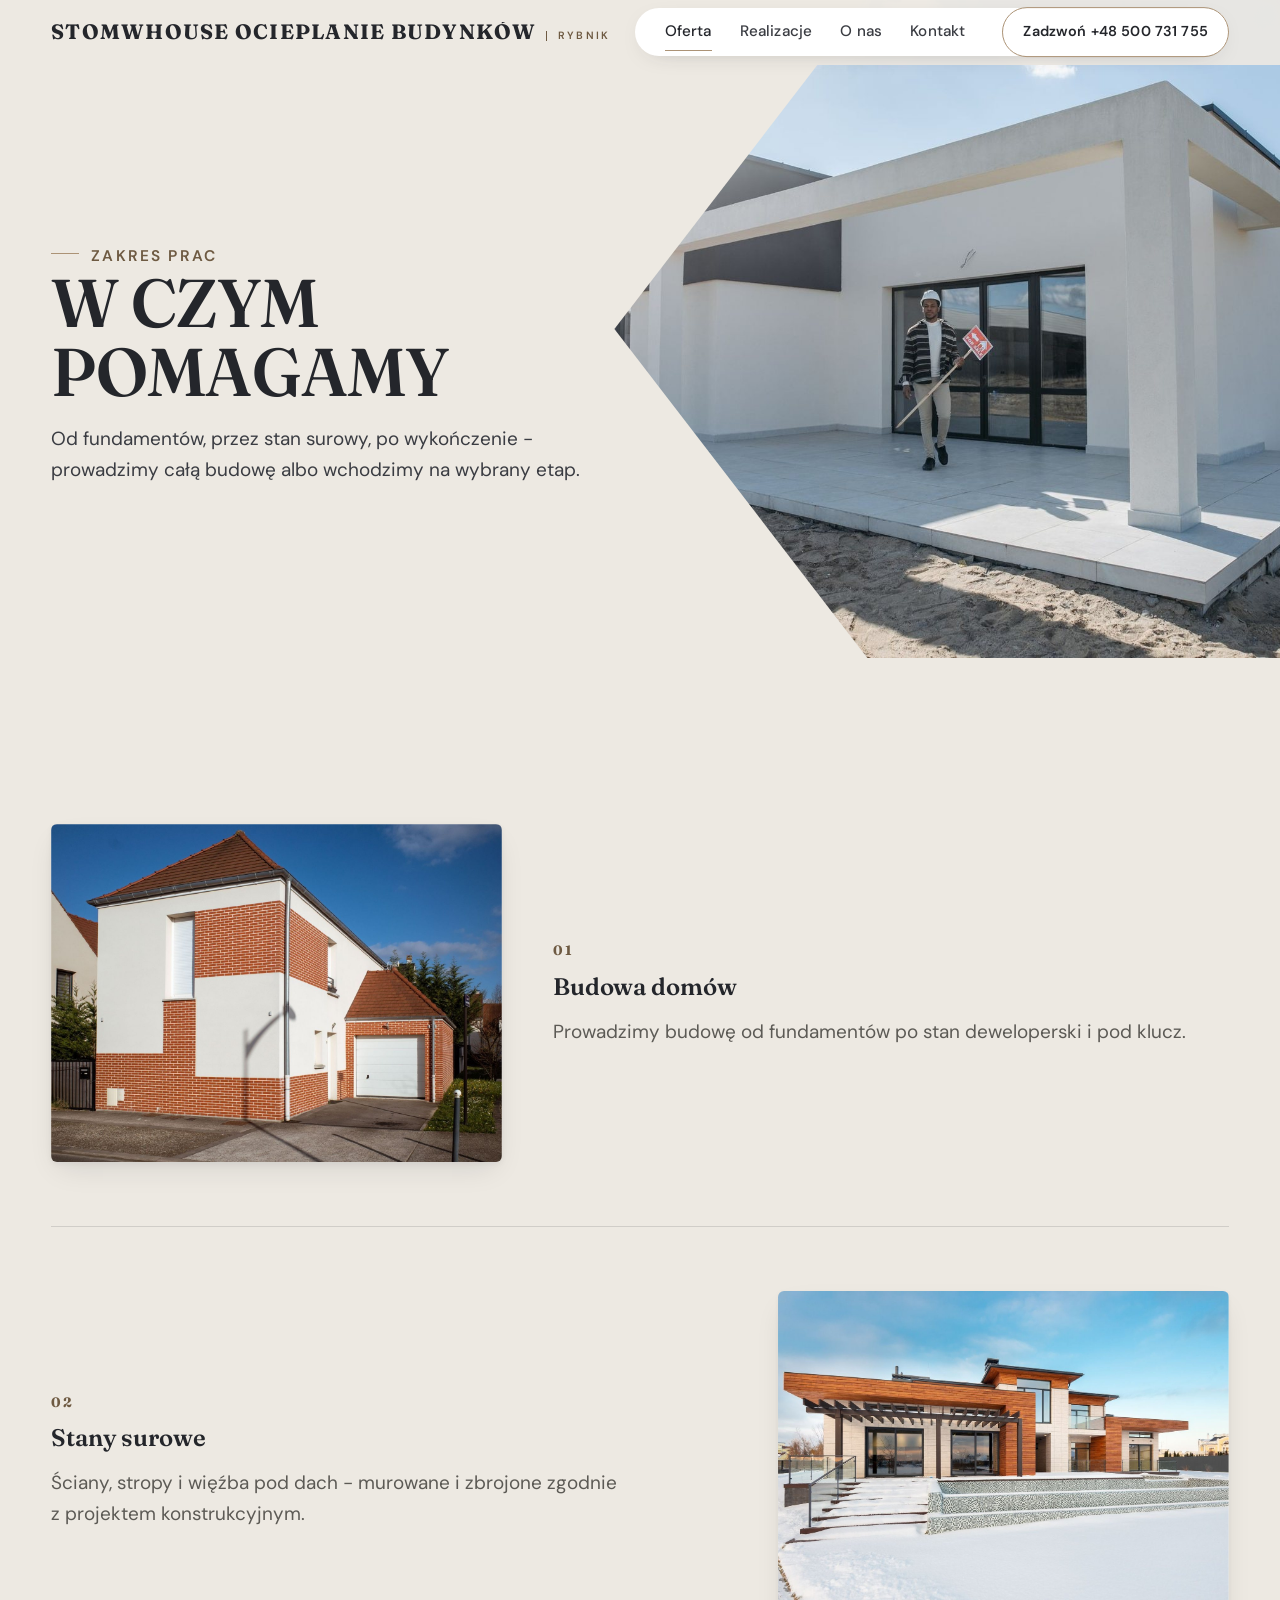
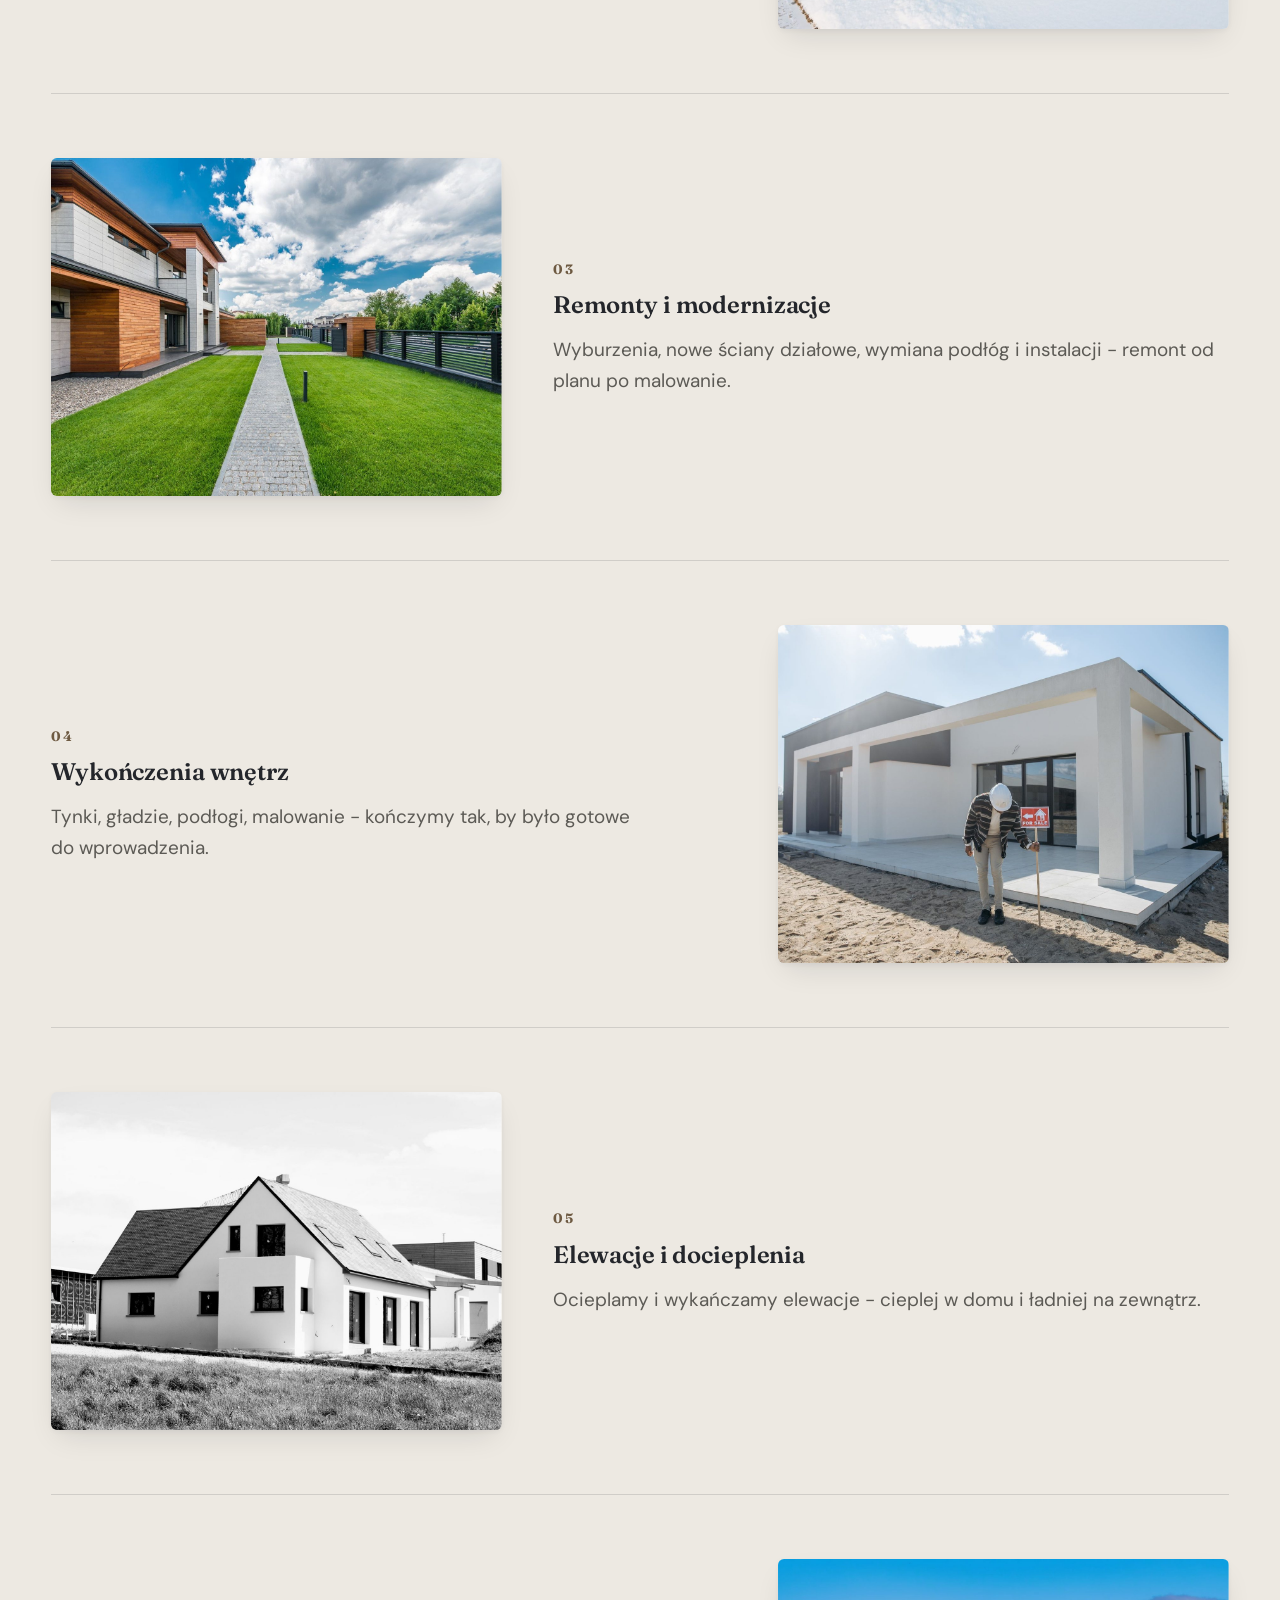
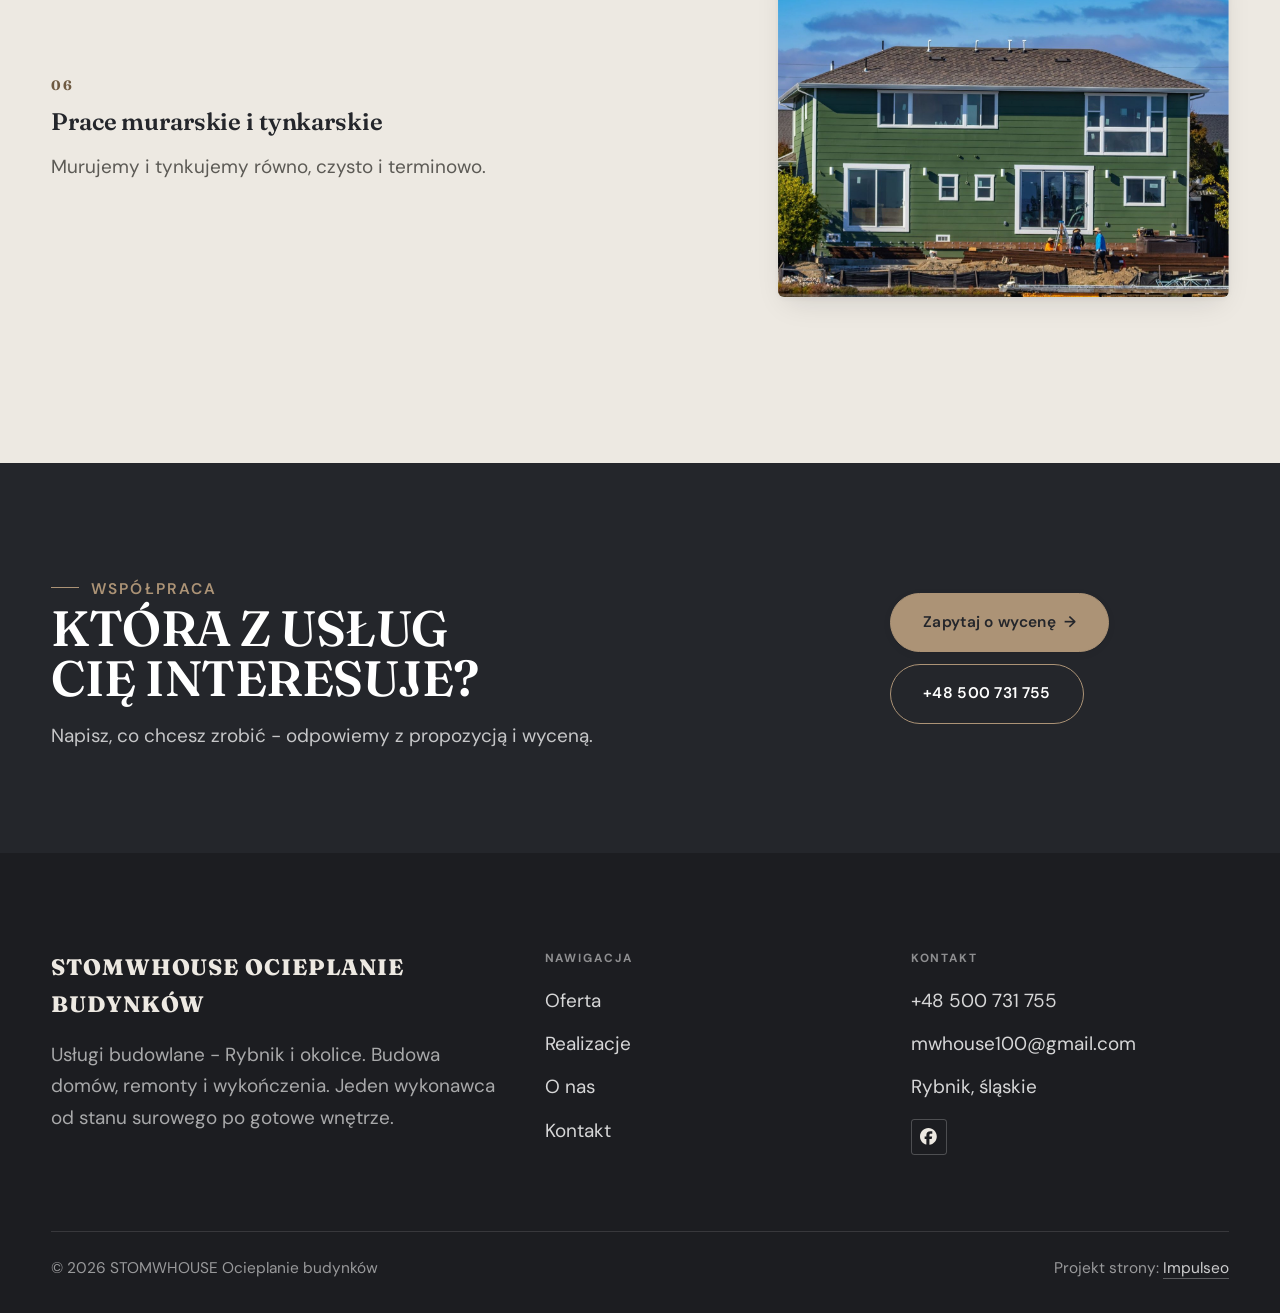
<file: oferta.html>
<!DOCTYPE html>
<html lang="pl">
<head>
<meta charset="UTF-8">
<meta name="viewport" content="width=device-width, initial-scale=1.0">
<title>Oferta - STOMWHOUSE Ocieplanie budynków</title>
<meta name="description" content="STOMWHOUSE Ocieplanie budynków - usługi budowlane: budowa domów, stany surowe, remonty, wykończenia wnętrz i elewacje. Wycena przed pracą, solidnie i terminowo. Zadzwoń i umów oględziny.">
<link rel="canonical" href="https://kris20032.github.io/stomwhouse-ocieplanie-budynkow/oferta.html">
<meta name="robots" content="noindex, nofollow">
<meta property="og:type" content="website">
<meta property="og:locale" content="pl_PL">
<meta property="og:site_name" content="STOMWHOUSE Ocieplanie budynków">
<meta property="og:title" content="Oferta - STOMWHOUSE Ocieplanie budynków">
<meta property="og:description" content="STOMWHOUSE Ocieplanie budynków - usługi budowlane: budowa domów, stany surowe, remonty, wykończenia wnętrz i elewacje. Wycena przed pracą, solidnie i terminowo. Zadzwoń i umów oględziny.">
<meta property="og:url" content="https://kris20032.github.io/stomwhouse-ocieplanie-budynkow/oferta.html">
<meta property="og:image" content="https://kris20032.github.io/stomwhouse-ocieplanie-budynkow/img/og.jpg">
<meta property="og:image:width" content="1200">
<meta property="og:image:height" content="630">
<meta name="twitter:card" content="summary_large_image">
<link rel="preconnect" href="https://fonts.googleapis.com">
<link rel="preconnect" href="https://fonts.gstatic.com" crossorigin>
<link href="https://fonts.googleapis.com/css2?family=Fraunces:opsz,wght@9..144,500;9..144,600;9..144,700&family=DM+Sans:opsz,wght@9..40,400;9..40,500;9..40,600&display=swap" rel="stylesheet">
<link rel="stylesheet" href="assets/styles.css?v=kw151026">
</head>
<body>

<header class="nav">
  <div class="wrap nav-inner">
    <a class="brand" href="index.html"><span class="name">STOMWHOUSE Ocieplanie budynków</span><span class="sub">Rybnik</span></a>
    <nav class="nav-links">
      <a href="oferta.html" class="active" aria-current="page">Oferta</a>
      <a href="realizacje.html">Realizacje</a>
      <a href="o-nas.html">O nas</a>
      <a href="kontakt.html">Kontakt</a>
      <a href="tel:+48500731755" class="btn btn-accent">Zadzwoń +48 500 731 755</a>
    </nav>
    <button class="nav-toggle" aria-label="Menu"><span></span><span></span><span></span></button>
  </div>
</header>

<main>
<section class="pagehead">
  <img src="img/g5.jpg" alt="STOMWHOUSE Ocieplanie budynków - W czym pomagamy" width="1600" height="1068" decoding="async">
  <div class="wrap">
    <span class="eyebrow">Zakres prac</span>
    <h1>W czym pomagamy</h1>
    <p>Od fundamentów, przez stan surowy, po wykończenie - prowadzimy całą budowę albo wchodzimy na wybrany etap.</p>
  </div>
</section>
<section>
  <div class="wrap">
    <div class="svc-row reveal">
      <div class="svc-row-art"><img src="img/g11.jpg" alt="Budowa domów" loading="lazy" width="1600" height="1066" decoding="async"></div>
      <div>
        <span class="num">01</span>
        <h3>Budowa domów</h3>
        <p class="muted">Prowadzimy budowę od fundamentów po stan deweloperski i pod klucz.</p>
      </div>
    </div>
    <div class="svc-row rev reveal">
      <div class="svc-row-art"><img src="img/g12.jpg" alt="Stany surowe" loading="lazy" width="1600" height="1065" decoding="async"></div>
      <div>
        <span class="num">02</span>
        <h3>Stany surowe</h3>
        <p class="muted">Ściany, stropy i więźba pod dach - murowane i zbrojone zgodnie z projektem konstrukcyjnym.</p>
      </div>
    </div>
    <div class="svc-row reveal">
      <div class="svc-row-art"><img src="img/about.jpg" alt="Remonty i modernizacje" loading="lazy" width="1600" height="1068" decoding="async"></div>
      <div>
        <span class="num">03</span>
        <h3>Remonty i modernizacje</h3>
        <p class="muted">Wyburzenia, nowe ściany działowe, wymiana podłóg i instalacji - remont od planu po malowanie.</p>
      </div>
    </div>
    <div class="svc-row rev reveal">
      <div class="svc-row-art"><img src="img/g2.jpg" alt="Wykończenia wnętrz" loading="lazy" width="1600" height="1068" decoding="async"></div>
      <div>
        <span class="num">04</span>
        <h3>Wykończenia wnętrz</h3>
        <p class="muted">Tynki, gładzie, podłogi, malowanie - kończymy tak, by było gotowe do wprowadzenia.</p>
      </div>
    </div>
    <div class="svc-row reveal">
      <div class="svc-row-art"><img src="img/g3.jpg" alt="Elewacje i docieplenia" loading="lazy" width="1600" height="1066" decoding="async"></div>
      <div>
        <span class="num">05</span>
        <h3>Elewacje i docieplenia</h3>
        <p class="muted">Ocieplamy i wykańczamy elewacje - cieplej w domu i ładniej na zewnątrz.</p>
      </div>
    </div>
    <div class="svc-row rev reveal">
      <div class="svc-row-art"><img src="img/g4.jpg" alt="Prace murarskie i tynkarskie" loading="lazy" width="1600" height="1066" decoding="async"></div>
      <div>
        <span class="num">06</span>
        <h3>Prace murarskie i tynkarskie</h3>
        <p class="muted">Murujemy i tynkujemy równo, czysto i terminowo.</p>
      </div>
    </div>
  </div>
</section>

<section class="cta">
  <div class="wrap">
    <div class="reveal">
      <span class="eyebrow">Współpraca</span>
      <h2>Która z usług Cię interesuje?</h2>
      <p>Napisz, co chcesz zrobić - odpowiemy z propozycją i wyceną.</p>
    </div>
    <div class="cta-actions reveal">
      <a href="kontakt.html" class="btn btn-light">Zapytaj o wycenę <span class="arr">→</span></a>
      <a href="tel:+48500731755" class="btn btn-ghost btn-ghost-cta">+48 500 731 755</a>
    </div>
  </div>
</section>
</main>

<footer>
  <div class="wrap">
    <div class="foot-grid">
      <div class="foot-brand">
        <div class="name">STOMWHOUSE Ocieplanie budynków</div>
        <p>Usługi budowlane - Rybnik i okolice. Budowa domów, remonty i wykończenia. Jeden wykonawca od stanu surowego po gotowe wnętrze.</p>
      </div>
      <div class="foot-col">
        <h4>Nawigacja</h4>
        <a href="oferta.html">Oferta</a>
        <a href="realizacje.html">Realizacje</a>
        <a href="o-nas.html">O nas</a>
        <a href="kontakt.html">Kontakt</a>
      </div>
      <div class="foot-col">
        <h4>Kontakt</h4>
        <a href="tel:+48500731755">+48 500 731 755</a>
        <a href="mailto:mwhouse100@gmail.com">mwhouse100@gmail.com</a>
        <p>Rybnik, śląskie</p>
      <div class="foot-soc">
        <a class="soc" href="https://www.facebook.com/SparrowBud/" target="_blank" rel="noopener" aria-label="Facebook - STOMWHOUSE Ocieplanie budynków"><svg viewBox="0 0 24 24" aria-hidden="true" focusable="false"><path d="M9.101 23.691v-7.98H6.627v-3.667h2.474v-1.58c0-4.085 1.848-5.978 5.858-5.978.401 0 .955.042 1.468.103a8.68 8.68 0 0 1 1.141.195v3.325a8.623 8.623 0 0 0-.653-.036 26.805 26.805 0 0 0-.733-.009c-.707 0-1.259.096-1.675.309a1.686 1.686 0 0 0-.679.622c-.258.42-.374.995-.374 1.752v1.297h3.919l-.386 2.103-.287 1.564h-3.246v8.245C19.396 23.238 24 18.179 24 12.044c0-6.627-5.373-12-12-12s-12 5.373-12 12c0 5.628 3.874 10.35 9.101 11.647Z" fill="currentColor"/></svg></a>
      </div>
      </div>
    </div>
    <div class="foot-bot">
      <span>© 2026 STOMWHOUSE Ocieplanie budynków</span>
      <span>Projekt strony: <a class="foot-credit" href="https://impulseo.pl" target="_blank" rel="noopener">Impulseo</a></span>
    </div>
  </div>
</footer>
<div class="sticky-call"><a class="sc-call" href="tel:+48500731755"><svg class="ico-tel" width="16" height="16" viewBox="0 0 24 24" fill="none" aria-hidden="true"><path d="M6.6 10.8a15.5 15.5 0 0 0 6.6 6.6l2.2-2.2a1 1 0 0 1 1-.24 11.4 11.4 0 0 0 3.6.58 1 1 0 0 1 1 1V20a1 1 0 0 1-1 1A17 17 0 0 1 3 4a1 1 0 0 1 1-1h3.5a1 1 0 0 1 1 1c0 1.25.2 2.46.58 3.6a1 1 0 0 1-.25 1l-2.23 2.2Z" fill="currentColor"/></svg> Zadzwoń</a><a class="sc-quote" href="kontakt.html">Zadzwoń teraz</a></div>
<div class="demo-wazne" data-do="2026-10-21" data-cykl="3" hidden><svg class="dw-ico" width="13" height="13" viewBox="0 0 24 24" fill="none" aria-hidden="true"><circle cx="12" cy="12" r="8.6" stroke="currentColor" stroke-width="1.8"/><path d="M12 7.2V12l3.3 2" stroke="currentColor" stroke-width="1.8" stroke-linecap="round"/></svg><span class="dw-txt"></span></div>

<script src="assets/main.js"></script>
</body>
</html>
</file>
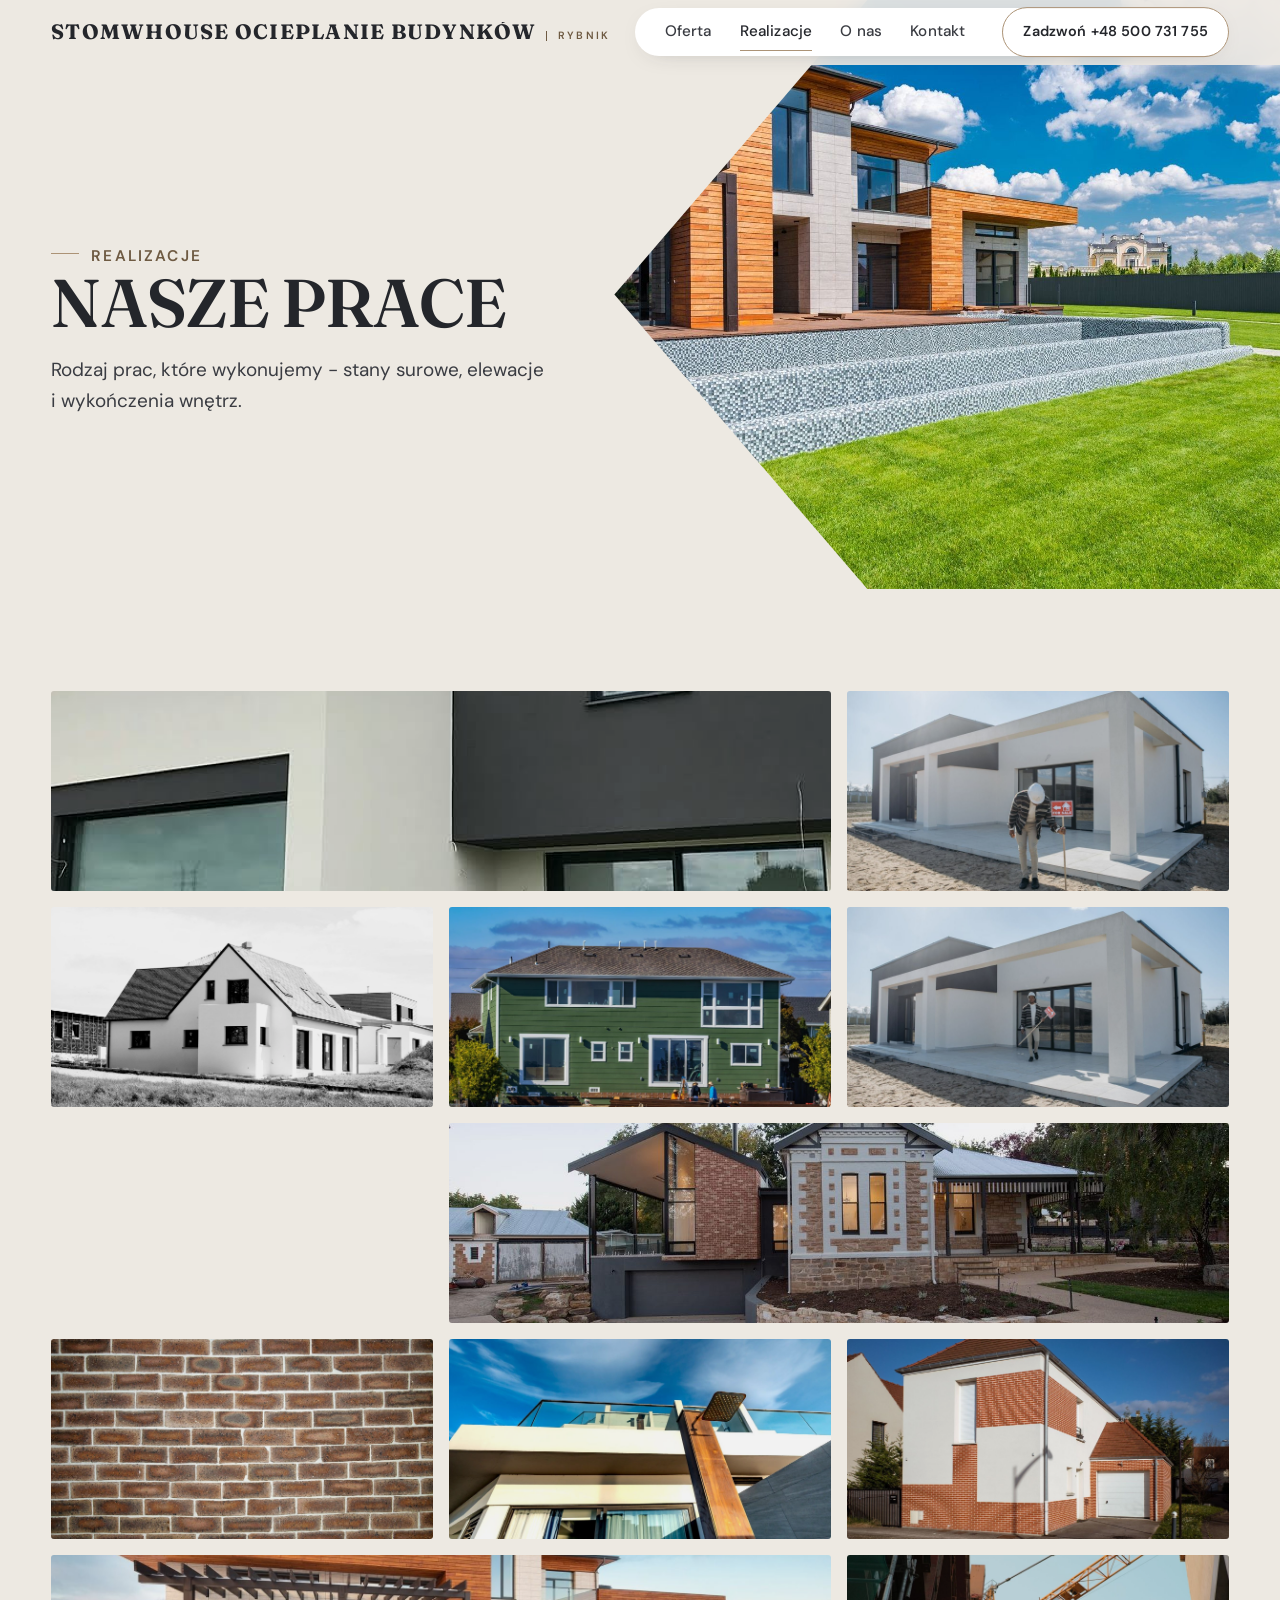
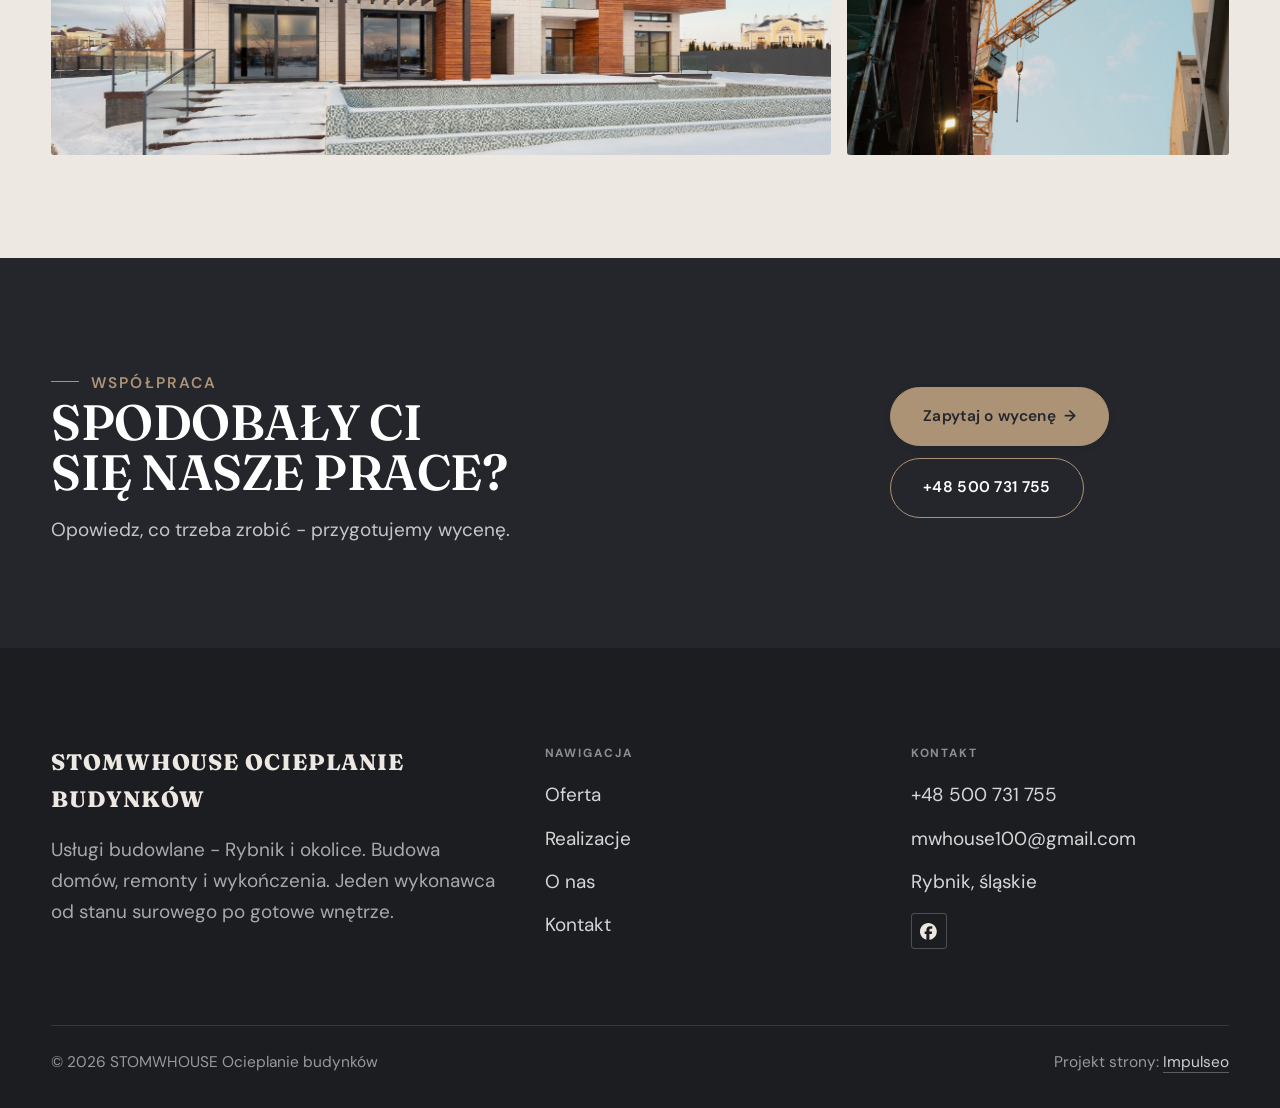
<file: realizacje.html>
<!DOCTYPE html>
<html lang="pl">
<head>
<meta charset="UTF-8">
<meta name="viewport" content="width=device-width, initial-scale=1.0">
<title>Realizacje - STOMWHOUSE Ocieplanie budynków</title>
<meta name="description" content="Realizacje STOMWHOUSE Ocieplanie budynków: Budowa domu, Stan surowy, Wykończenie wnętrza, Elewacja i docieplenie, Ekipa na budowie">
<link rel="canonical" href="https://kris20032.github.io/stomwhouse-ocieplanie-budynkow/realizacje.html">
<meta name="robots" content="noindex, nofollow">
<meta property="og:type" content="website">
<meta property="og:locale" content="pl_PL">
<meta property="og:site_name" content="STOMWHOUSE Ocieplanie budynków">
<meta property="og:title" content="Realizacje - STOMWHOUSE Ocieplanie budynków">
<meta property="og:description" content="Realizacje STOMWHOUSE Ocieplanie budynków: Budowa domu, Stan surowy, Wykończenie wnętrza, Elewacja i docieplenie, Ekipa na budowie">
<meta property="og:url" content="https://kris20032.github.io/stomwhouse-ocieplanie-budynkow/realizacje.html">
<meta property="og:image" content="https://kris20032.github.io/stomwhouse-ocieplanie-budynkow/img/og.jpg">
<meta property="og:image:width" content="1200">
<meta property="og:image:height" content="630">
<meta name="twitter:card" content="summary_large_image">
<link rel="preconnect" href="https://fonts.googleapis.com">
<link rel="preconnect" href="https://fonts.gstatic.com" crossorigin>
<link href="https://fonts.googleapis.com/css2?family=Fraunces:opsz,wght@9..144,500;9..144,600;9..144,700&family=DM+Sans:opsz,wght@9..40,400;9..40,500;9..40,600&display=swap" rel="stylesheet">
<link rel="stylesheet" href="assets/styles.css?v=kw151026">
</head>
<body>

<header class="nav">
  <div class="wrap nav-inner">
    <a class="brand" href="index.html"><span class="name">STOMWHOUSE Ocieplanie budynków</span><span class="sub">Rybnik</span></a>
    <nav class="nav-links">
      <a href="oferta.html">Oferta</a>
      <a href="realizacje.html" class="active" aria-current="page">Realizacje</a>
      <a href="o-nas.html">O nas</a>
      <a href="kontakt.html">Kontakt</a>
      <a href="tel:+48500731755" class="btn btn-accent">Zadzwoń +48 500 731 755</a>
    </nav>
    <button class="nav-toggle" aria-label="Menu"><span></span><span></span><span></span></button>
  </div>
</header>

<main>
<section class="pagehead">
  <img src="img/g10.jpg" alt="STOMWHOUSE Ocieplanie budynków - Nasze prace" width="1600" height="1068" decoding="async">
  <div class="wrap">
    <span class="eyebrow">Realizacje</span>
    <h1>Nasze prace</h1>
    <p>Rodzaj prac, które wykonujemy - stany surowe, elewacje i wykończenia wnętrz.</p>
  </div>
</section>
<section>
  <div class="wrap">
    <div class="gallery">
      <div class="tile t-two3 reveal"><img src="img/g1.jpg" alt="STOMWHOUSE Ocieplanie budynków" loading="lazy" width="720" height="720" decoding="async"></div>
      <div class="tile t-third reveal"><img src="img/g2.jpg" alt="STOMWHOUSE Ocieplanie budynków" loading="lazy" width="1600" height="1068" decoding="async"></div>
      <div class="tile t-third reveal"><img src="img/g3.jpg" alt="STOMWHOUSE Ocieplanie budynków" loading="lazy" width="1600" height="1066" decoding="async"></div>
      <div class="tile t-third reveal"><img src="img/g4.jpg" alt="STOMWHOUSE Ocieplanie budynków" loading="lazy" width="1600" height="1066" decoding="async"></div>
      <div class="tile t-third reveal"><img src="img/g5.jpg" alt="STOMWHOUSE Ocieplanie budynków" loading="lazy" width="1600" height="1068" decoding="async"></div>
      <div class="tile t-third reveal"><img src="img/g6.jpg" alt="STOMWHOUSE Ocieplanie budynków" loading="lazy" width="1600" height="1066" decoding="async"></div>
      <div class="tile t-two3 reveal"><img src="img/g7.jpg" alt="STOMWHOUSE Ocieplanie budynków" loading="lazy" width="1200" height="800" decoding="async"></div>
      <div class="tile t-third reveal"><img src="img/g8.jpg" alt="STOMWHOUSE Ocieplanie budynków" loading="lazy" width="1600" height="1066" decoding="async"></div>
      <div class="tile t-third reveal"><img src="img/g9.jpg" alt="STOMWHOUSE Ocieplanie budynków" loading="lazy" width="1600" height="1066" decoding="async"></div>
      <div class="tile t-third reveal"><img src="img/g11.jpg" alt="STOMWHOUSE Ocieplanie budynków" loading="lazy" width="1600" height="1066" decoding="async"></div>
      <div class="tile t-two3 reveal"><img src="img/g12.jpg" alt="STOMWHOUSE Ocieplanie budynków" loading="lazy" width="1600" height="1065" decoding="async"></div>
      <div class="tile t-third reveal"><img src="img/g13.jpg" alt="STOMWHOUSE Ocieplanie budynków" loading="lazy" width="1600" height="1066" decoding="async"></div>
    </div>
  </div>
</section>
<section class="cta">
  <div class="wrap">
    <div class="reveal">
      <span class="eyebrow">Współpraca</span>
      <h2>Spodobały Ci się nasze prace?</h2>
      <p>Opowiedz, co trzeba zrobić - przygotujemy wycenę.</p>
    </div>
    <div class="cta-actions reveal">
      <a href="kontakt.html" class="btn btn-light">Zapytaj o wycenę <span class="arr">→</span></a>
      <a href="tel:+48500731755" class="btn btn-ghost btn-ghost-cta">+48 500 731 755</a>
    </div>
  </div>
</section>
</main>

<footer>
  <div class="wrap">
    <div class="foot-grid">
      <div class="foot-brand">
        <div class="name">STOMWHOUSE Ocieplanie budynków</div>
        <p>Usługi budowlane - Rybnik i okolice. Budowa domów, remonty i wykończenia. Jeden wykonawca od stanu surowego po gotowe wnętrze.</p>
      </div>
      <div class="foot-col">
        <h4>Nawigacja</h4>
        <a href="oferta.html">Oferta</a>
        <a href="realizacje.html">Realizacje</a>
        <a href="o-nas.html">O nas</a>
        <a href="kontakt.html">Kontakt</a>
      </div>
      <div class="foot-col">
        <h4>Kontakt</h4>
        <a href="tel:+48500731755">+48 500 731 755</a>
        <a href="mailto:mwhouse100@gmail.com">mwhouse100@gmail.com</a>
        <p>Rybnik, śląskie</p>
      <div class="foot-soc">
        <a class="soc" href="https://www.facebook.com/SparrowBud/" target="_blank" rel="noopener" aria-label="Facebook - STOMWHOUSE Ocieplanie budynków"><svg viewBox="0 0 24 24" aria-hidden="true" focusable="false"><path d="M9.101 23.691v-7.98H6.627v-3.667h2.474v-1.58c0-4.085 1.848-5.978 5.858-5.978.401 0 .955.042 1.468.103a8.68 8.68 0 0 1 1.141.195v3.325a8.623 8.623 0 0 0-.653-.036 26.805 26.805 0 0 0-.733-.009c-.707 0-1.259.096-1.675.309a1.686 1.686 0 0 0-.679.622c-.258.42-.374.995-.374 1.752v1.297h3.919l-.386 2.103-.287 1.564h-3.246v8.245C19.396 23.238 24 18.179 24 12.044c0-6.627-5.373-12-12-12s-12 5.373-12 12c0 5.628 3.874 10.35 9.101 11.647Z" fill="currentColor"/></svg></a>
      </div>
      </div>
    </div>
    <div class="foot-bot">
      <span>© 2026 STOMWHOUSE Ocieplanie budynków</span>
      <span>Projekt strony: <a class="foot-credit" href="https://impulseo.pl" target="_blank" rel="noopener">Impulseo</a></span>
    </div>
  </div>
</footer>
<div class="sticky-call"><a class="sc-call" href="tel:+48500731755"><svg class="ico-tel" width="16" height="16" viewBox="0 0 24 24" fill="none" aria-hidden="true"><path d="M6.6 10.8a15.5 15.5 0 0 0 6.6 6.6l2.2-2.2a1 1 0 0 1 1-.24 11.4 11.4 0 0 0 3.6.58 1 1 0 0 1 1 1V20a1 1 0 0 1-1 1A17 17 0 0 1 3 4a1 1 0 0 1 1-1h3.5a1 1 0 0 1 1 1c0 1.25.2 2.46.58 3.6a1 1 0 0 1-.25 1l-2.23 2.2Z" fill="currentColor"/></svg> Zadzwoń</a><a class="sc-quote" href="kontakt.html">Zadzwoń teraz</a></div>
<div class="demo-wazne" data-do="2026-10-21" data-cykl="3" hidden><svg class="dw-ico" width="13" height="13" viewBox="0 0 24 24" fill="none" aria-hidden="true"><circle cx="12" cy="12" r="8.6" stroke="currentColor" stroke-width="1.8"/><path d="M12 7.2V12l3.3 2" stroke="currentColor" stroke-width="1.8" stroke-linecap="round"/></svg><span class="dw-txt"></span></div>

<script src="assets/main.js"></script>
</body>
</html>
</file>
<file: assets/styles.css>
/* ============================================================
   STOLBASZ — premium, architektoniczny B2B fit-out
   Jasna paleta, zero brązu. System wg premium-web-craft.
   Projekt strony: Impulseo (impulseo.pl)
   ============================================================ */

:root{
  /* PALETA — jasna, architektoniczna, chłodna */
  --paper:#F4F6F8;          /* główne tło */
  --paper-2:#E7EBEF;        /* sekcje alternatywne (chłodny jasny szary) */
  --paper-3:#E7EBEF;        /* delikatne wypełnienia */
  --ink:#15212E;            /* tekst główny — chłodny grafit */
  --ink-soft:#243443;       /* nagłówki drugorzędne */
  --muted:#6B7785;          /* tekst poboczny */
  --line:rgba(21,33,46,.12);/* hairline */
  --accent:#E8A317;         /* stonowany petrol-slate — jedyny akcent */
  --accent-d:#C9870C;
  --accent-soft:rgba(232,163,23,.10);
  --dark:#15212E;           /* sekcje ciemne (stopka/CTA) */

  /* HOVER ZDJĘĆ — JEDEN standard dla całego silnika (decyzja K. 04.08.2026, artefakt z wariantami).
     AKTUALNE (K.+Szymon 09.08.2026, wybór z artefaktu 6 wariantów): zoom 1.05 przy 1.4s -
     przy tak długim czasie mocniejszy kadr NIE skacze, tylko „oddycha". Poprzedni standard
     (1.02 / .55s z 04.08) odbierany jako dynamiczny i szybki.
     Spoczynek lekko przygaszony, ale TYLKO tam, gdzie jest mysz (@media hover:hover) —
     na telefonie zdjęcia zostają w pełnej jasności. */
  --img-zoom:1.05;                   /* K.+Szymon 09.08: wariant F z artefaktu porównawczego */
  --img-rest:brightness(.95) saturate(.99);
  --img-hot:brightness(1.06) saturate(1.05);
  --img-dur:1.4s;                    /* K.+Szymon 09.08 (wariant F): powoli = elegancko */
  --img-ease:cubic-bezier(.16,.84,.44,1);  /* miękki ogon, efekt „oddychania" */

  /* ODSTĘPY — skala 4/8 */
  --space-1:4px; --space-2:8px; --space-3:12px; --space-4:16px; --space-5:24px;
  --space-6:32px; --space-7:48px; --space-8:64px; --space-9:96px; --space-10:128px;

  /* TYPOGRAFIA — fluid clamp() (skala podbita 16.07.2026: większe, czytelniejsze litery — uwaga Adama) */
  --text-sm:clamp(.9rem,.87rem + .12vw,1rem);
  --text-base:clamp(1.08rem,1.04rem + .18vw,1.2rem);
  --text-lg:clamp(1.24rem,1.15rem + .34vw,1.44rem);
  --text-h3:clamp(1.34rem,1.22rem + .55vw,1.66rem);
  --text-h2:clamp(2.1rem,1.66rem + 2.1vw,3.1rem);
  --text-h1:clamp(2.9rem,2.1rem + 4vw,5.1rem);

  /* PROMIENIE — architektoniczne, raczej ostre */
  --r-sm:3px; --r-md:6px; --r-lg:10px;

  /* RUCH */
  --ease:cubic-bezier(.25,.46,.45,.94); --dur:.24s;

  /* CIENIE — miękkie, warstwowe */
  --sh-sm:0 1px 2px rgba(16,24,32,.04), 0 2px 8px rgba(16,24,32,.05);
  --sh-md:0 2px 6px rgba(16,24,32,.05), 0 12px 28px -8px rgba(16,24,32,.12);
  --sh-lg:0 6px 14px rgba(16,24,32,.07), 0 26px 56px -18px rgba(16,24,32,.22);

  --hairline:1px solid var(--line);

  --font-display:'Space Grotesk','Inter',sans-serif;
  --font-body:'DM Sans','Inter',sans-serif;
}

*{box-sizing:border-box;margin:0;padding:0}
html{scroll-behavior:smooth}
body{
  font-family:var(--font-body);
  font-size:var(--text-base);
  line-height:1.65;
  color:var(--ink);
  background:var(--paper);
  -webkit-font-smoothing:antialiased;
  text-rendering:optimizeLegibility;
}
img{max-width:100%;height:auto;display:block}  /* height:auto = width/height z atrybutów trzyma proporcje (TOP#12) */
a{color:inherit;text-decoration:none}

.wrap{width:min(92%,1180px);margin-inline:auto}
section{padding-block:clamp(52px,6.5vw,96px)}

h1,h2,h3{font-family:var(--font-display);font-weight:700;line-height:1.08;letter-spacing:-.02em;color:var(--ink)}
h1{font-size:var(--text-h1);letter-spacing:-.035em}
h2{font-size:var(--text-h2);letter-spacing:-.025em}
h3{font-size:var(--text-h3)}
/* MIARA — długość wiersza. WCAG 2.2 SC 1.4.8: max 80 znaków; Butterick: 45–90.
   68ch daje realnie 72–78 znaków polskiego tekstu, czyli z zapasem pod granicą.
   Wcześniej limit miał TYLKO <p> — <li>, <blockquote> i <dd> nie miały żadnego,
   i to jedyny powód, dla którego 23 bloki na dwóch oddanych stronach jadą po
   83–106 znaków w wierszu (pomiar 07.08.2026, bramka `miara`).
   ⚠️ Listy i definicje ograniczamy TYLKO bez klasy: `ul`/`ol` z klasą to u nas
   układ (siatki kafli, menu), a nie tekst ciągły — tam miarę wyznacza układ. */
/* 60ch, nie 68ch (K. 10.08): po zmianie fontów na węższe kroje (DM Sans i spółka)
   w 68ch mieściło się ~90 znaków - bramka pikselowa słusznie zgłaszała przekroczenie
   granicy 80. Pomiar na żywej przeglądarce: 60ch = 90 znaków, 53ch = ~78 znaków, czyli normę WCAG 1.4.8. */
:root{ --miara:53ch }
p{max-width:min(100%,var(--miara))}
blockquote,
ul:not([class])>li, ol:not([class])>li,
dl:not([class])>dd{max-width:min(100%,var(--miara))}

/* ⚠️ Świadomie BEZ wyjątku `.tile p,.card p,.svc p{max-width:none}`, choć nasuwa się sam:
   te akapity BYŁY już ograniczone (stare `p{max-width:65ch}`), więc „wyjątek" nie odblokowałby
   niczego nowego — tylko ROZLUŹNIŁ stan sprzed zmiany na wszystkich demach naraz.
   `figcaption` żadna z reguł wyżej nie dotyczy, więc też nie potrzebuje zwolnienia. */

/* ŁAMANIE. `balance` wyrównuje długości wierszy w nagłówku, `pretty` pilnuje ostatniego
   wiersza akapitu, żeby nie został w nim jeden wyraz. Obsługiwane od Chrome 117 /
   Safari 17.5; starsze przeglądarki po prostu ignorują tę własność.
   `text-wrap:pretty` nie występowało dotąd ANI RAZ w silniku ani w repo klientów. */
h1,h2,h3,.lead,.lede{text-wrap:balance}
p,li,blockquote,dd{text-wrap:pretty}

.eyebrow{
  font-family:var(--font-body);
  font-size:var(--text-sm);
  font-weight:600;
  letter-spacing:.18em;
  text-transform:uppercase;
  color:var(--accent);
  display:inline-flex;align-items:center;gap:var(--space-3);
}
/* flex:none + margin-top = kreska trzyma się PIERWSZEJ linii. Wcześniej align-items:center
   centrowało ją względem całego bloku i przy zawinięciu (długi kicker typu
   „…WNĘTRZ · LESZNO · OD 2019") druga linia lądowała z brzydkim wcięciem. */
.eyebrow{align-items:flex-start}
.eyebrow>*,.eyebrow{text-wrap:balance}   /* dlugi kicker lamal sie na sierote typu samo „2019" w drugiej linii */
.eyebrow::before{content:"";width:28px;height:1px;background:var(--accent);display:inline-block;flex:none;margin-top:.62em}

.muted{color:var(--muted)}
.lead{font-size:var(--text-lg);line-height:1.55;color:var(--ink-soft);max-width:50ch}

/* ---------- BUTTONS ---------- */
.btn{
  display:inline-flex;align-items:center;gap:var(--space-2);
  font-weight:600;font-size:var(--text-sm);letter-spacing:.02em;
  padding:var(--space-4) var(--space-6);
  border-radius:var(--r-sm);
  transition:transform var(--dur) var(--ease),box-shadow var(--dur) var(--ease),background var(--dur) var(--ease);
  cursor:pointer;border:1px solid transparent;
}
.btn-accent{background:var(--accent);color:#fff;box-shadow:var(--sh-sm)}
.btn-accent:hover{background:var(--accent-d);transform:translateY(-2px);box-shadow:var(--sh-md)}
.btn-accent:active{transform:translateY(0);box-shadow:var(--sh-sm)}
.btn-ghost{background:transparent;color:var(--ink);border-color:var(--line)}
.btn-ghost:hover{border-color:var(--accent);color:var(--accent);transform:translateY(-2px)}
.btn-light{background:#fff;color:var(--ink);box-shadow:var(--sh-sm)}
.btn-light:hover{transform:translateY(-2px);box-shadow:var(--sh-md)}
.btn .arr{transition:transform var(--dur) var(--ease)}
.btn:hover .arr{transform:translateX(4px)}

/* ---------- NAV ---------- */
.nav{
  position:sticky;top:0;z-index:50;
  background:color-mix(in srgb,var(--paper) 88%,transparent);
  backdrop-filter:saturate(140%) blur(10px);
  border-bottom:var(--hairline);
}
.nav-inner{display:flex;align-items:center;justify-content:space-between;gap:var(--space-5);height:72px}
/* ANTY-NACHODZENIE (K. 05.08.2026): długa nazwa firmy + przycisk z pełnym numerem nie mieściły się w pasku
   i flex ściskał linki PONIŻEJ ich treści - "Kontakt" wchodził na ramkę "Zadzwoń +48 ...". Teraz ustępuje
   nazwa marki (skrót wielokropkiem), a menu i przycisk nigdy się nie kurczą ani nie zachodzą na siebie. */
.brand{display:flex;flex-direction:column;line-height:1;min-width:0;flex:0 1 auto}
.brand .name{font-family:var(--font-display);font-weight:800;font-size:1.35rem;letter-spacing:.04em;white-space:nowrap;overflow:hidden;text-overflow:ellipsis}
.brand .sub{font-size:.62rem;letter-spacing:.34em;text-transform:uppercase;color:var(--muted);margin-top:5px;white-space:nowrap;overflow:hidden;text-overflow:ellipsis}
.nav-links{display:flex;align-items:center;gap:var(--space-6);flex:0 0 auto}
.nav-links a{font-size:var(--text-sm);font-weight:500;color:var(--ink-soft);position:relative;padding-block:4px;white-space:nowrap;transition:color var(--dur) var(--ease)}
.nav-links a::after{content:"";position:absolute;left:0;bottom:0;width:0;height:1.5px;background:var(--accent);transition:width var(--dur) var(--ease)}
.nav-links a:hover,.nav-links a.active{color:var(--ink)}
.nav-links a:hover::after,.nav-links a.active::after{width:100%}
.nav-links .btn{padding:var(--space-2) var(--space-5)}
/* przyciski w nav: właściwy kolor (przebij .nav-links a) + bez podkreślenia */
.nav-links a.btn-accent{color:#fff}
.nav-links a.btn-ghost,.nav-links a.btn-light{color:var(--ink)}
/* CTA w pasku: NIE podkreślenie spod linków menu, ale ten sam przelatujący błysk,
   co na wszystkich innych przyciskach (zgłoszenie K. 13.08.2026 - „na hero jest efekt
   światła przechodzącego przez przycisk, na navbarze go nie ma, a mają być identyczne").
   Reguła `.nav-links a::after` jest silniejsza od `.btn::after`, więc trzeba jej
   geometrię wyzerować i wpisać połysk z nazwy - samo `display:none` gasiło efekt. */
.nav-links a.btn::after{
  display:block;content:"";position:absolute;inset:0;z-index:-1;pointer-events:none;
  width:auto;height:auto;border-radius:inherit;   /* kasuje geometrię podkreślenia (width:0;height:1.5px) */
  background:linear-gradient(100deg,transparent 32%,rgba(255,255,255,.20) 50%,transparent 68%);
  translate:-120% 0}
@media (prefers-reduced-motion:no-preference){
  .nav-links a.btn:hover::after{translate:120% 0;transition:translate .75s var(--mt-ease,cubic-bezier(.16,.84,.44,1))}
}
.nav-toggle{display:none;background:none;border:none;cursor:pointer;flex-direction:column;gap:5px;padding:8px}
.nav-toggle span{width:24px;height:2px;background:var(--ink);transition:var(--dur)}
/* Ciasny zakres MIĘDZY menu mobilnym a pełnym pulpitem: zbijamy odstępy i nazwę marki,
   żeby wszystko zmieściło się naturalnie, zanim w ogóle dojdzie do skracania wielokropkiem. */
@media(max-width:1280px) and (min-width:921px){
  .nav-links{gap:var(--space-4)}
  .nav-links .btn{padding:var(--space-2) var(--space-4)}
  .brand .name{font-size:1.15rem}
}

/* ---------- HERO (split) ---------- */
.hero{position:relative;overflow:hidden;border-bottom:var(--hairline)}
.hero-grid{display:grid;grid-template-columns:1.05fr .95fr;gap:clamp(24px,4vw,60px);align-items:center;
  padding-block:clamp(36px,4.5vw,64px)}
.hero-copy .eyebrow{margin-bottom:var(--space-5)}
.hero-copy h1{margin-bottom:var(--space-5)}
.hero-copy .lead{margin-bottom:var(--space-7)}
.hero-actions{display:flex;flex-wrap:wrap;gap:var(--space-4)}
.hero-art{position:relative;aspect-ratio:4/3;border-radius:var(--r-lg);overflow:hidden;box-shadow:var(--sh-lg)}
.hero-art img{width:100%;height:100%;object-fit:cover}
.hero-art::after{content:"";position:absolute;inset:0;background:linear-gradient(180deg,transparent 55%,rgba(18,24,28,.28))}
.hero-badge{position:absolute;left:var(--space-5);bottom:var(--space-5);z-index:2;
  background:rgba(252,252,251,.94);backdrop-filter:blur(4px);
  border-radius:var(--r-md);padding:var(--space-4) var(--space-5);box-shadow:var(--sh-md);max-width:78%}
.hero-badge strong{display:block;font-family:var(--font-display);font-size:1rem;letter-spacing:-.01em}
.hero-badge span{font-size:var(--text-sm);color:var(--muted)}

/* ---------- HERO duży / kinowy (strona główna) ---------- */
.hero-cine{position:relative;min-height:clamp(560px,82vh,840px);min-height:clamp(560px,82svh,840px);display:flex;align-items:center;overflow:hidden;border-bottom:var(--hairline)}
.hero-cine>img{position:absolute;inset:0;width:100%;height:100%;object-fit:cover;z-index:0}
.hero-cine::after{content:"";position:absolute;inset:0;z-index:1;
  background:linear-gradient(95deg,rgba(13,18,23,.86) 0%,rgba(13,18,23,.64) 32%,rgba(13,18,23,.24) 62%,rgba(13,18,23,.04) 100%)}
.hero-cine .wrap{position:relative;z-index:2;padding-block:var(--space-8)}
.hero-cine .hero-copy{max-width:660px}
.hero-cine .eyebrow{color:#fff;margin-bottom:var(--space-5)}
.hero-cine .eyebrow::before{background:#fff}
.hero-cine h1{color:#fff;margin-bottom:var(--space-5);font-size:clamp(2.9rem,2rem + 4.4vw,5.2rem);text-wrap:balance}
.hero-cine .lead{color:rgba(255,255,255,.92);max-width:48ch;margin-bottom:var(--space-7)}
.hero-cine .hero-actions{display:flex;flex-wrap:wrap;gap:var(--space-4)}
/* NISKIE OKNO (laptop z dokiem i paskami przeglądarki ma ~700-780 px wysokości widoku):
   H1 do 5.2rem + długi lead nie mieściły się i przyciski wypadały POD krawędź ekranu -
   klient widział stronę bez ani jednego CTA. Skalujemy w dół, zamiast przycinać treść. */
@media(min-width:821px) and (max-height:820px){
  .hero-cine{min-height:clamp(520px,94svh,780px)}
  .hero-cine .wrap{padding-block:var(--space-6)}
  .hero-cine h1{font-size:clamp(2.2rem,1.5rem + 2.6vw,3.6rem);margin-bottom:var(--space-4)}
  .hero-cine .eyebrow{margin-bottom:var(--space-4)}
  .hero-cine .lead{margin-bottom:var(--space-5);max-width:44ch}
}
@media(max-width:680px){
  .hero-cine{min-height:clamp(520px,76vh,640px);min-height:clamp(520px,76svh,640px);align-items:flex-end}
  .hero-cine::after{background:linear-gradient(0deg,rgba(13,18,23,.9) 6%,rgba(13,18,23,.45) 55%,rgba(13,18,23,.25) 100%)}
  .hero-cine .wrap{padding-bottom:var(--space-9)}
  /* TELEFON (~90% oglądających): lead potrafił zająć 8 linii i zepchnąć CTA poza pierwszy ekran.
     Zwężamy interlinię i skalę - treści nie ucinamy, bo to ona sprzedaje. */
  .hero-cine .lead{font-size:.98rem;line-height:1.5;margin-bottom:var(--space-5)}
  .hero-cine .eyebrow{font-size:.72rem;letter-spacing:.13em;margin-bottom:var(--space-4)}
  .hero-cine .eyebrow::before{width:20px}
  .hero-cine h1{margin-bottom:var(--space-4)}
}

/* full-bleed hero variant (podstrony) */
.pagehead{position:relative;min-height:46vh;min-height:46svh;display:flex;align-items:flex-end;overflow:hidden;border-bottom:var(--hairline)}
.pagehead img{position:absolute;inset:0;width:100%;height:100%;object-fit:cover}
/* 10.08.2026 (decyzja K.): mocniejsze przyciemnienie + cień pod tekstem. Bramka mierzyła na
   nagłówkach podstron 3,38-3,43:1 przy wymaganych 4,5 — jasne zdjęcie (hala, śnieg, niebo)
   podchodziło pod biały tekst. Zdjęcia klientów są różne, więc kontrast musi dawać WARSTWA,
   a nie szczęśliwy dobór kadru. */
.pagehead::after{content:"";position:absolute;inset:0;background:linear-gradient(180deg,rgba(18,24,28,.40),rgba(18,24,28,.76))}
.pagehead .wrap{position:relative;z-index:2;padding-block:var(--space-9);color:#fff}
.pagehead h1{color:#fff;max-width:18ch;text-shadow:0 2px 16px rgba(0,0,0,.55)}
.pagehead .eyebrow{color:#fff}
.pagehead .eyebrow::before{background:#fff}
.pagehead p{color:rgba(255,255,255,.92);margin-top:var(--space-4);max-width:54ch;text-shadow:0 1px 12px rgba(0,0,0,.5)}

/* ---------- STRIP (pasek skrótów / liczby) ---------- */
.strip{background:var(--dark);color:#fff}
/* PASEK HASEŁ — standard 04.08.2026 (decyzja K.): 5 haseł w JEDNYM rzędzie, tekst WYŚRODKOWANY,
   węższe marginesy boczne niż reszta strony (pasek ma iść szerzej), równe wysokości kolumn. */
.strip .wrap{width:min(96%,1440px);display:grid;grid-template-columns:repeat(5,1fr);
  gap:var(--space-5);padding-block:var(--space-7);align-items:stretch}
.strip .item .k{font-family:var(--font-display);font-size:clamp(1.05rem,.82rem + .85vw,1.55rem);
  font-weight:800;letter-spacing:-.02em;color:#fff;line-height:1.18;text-wrap:balance}
.strip .item .v{font-size:var(--text-sm);color:rgba(255,255,255,.66);margin-top:var(--space-2);line-height:1.4}
.strip .item{border-left:2px solid var(--accent);padding-inline:var(--space-4);
  text-align:center;display:flex;flex-direction:column;justify-content:center}
/* liczba kolumn = liczba haseł, żeby ostatnie nie zostawało samo w drugim rzędzie.
   Klasę n-N nadaje multipage.py; domyślnie (bez klasy) pasek jest 5-kolumnowy. */
.strip.n-2 .wrap{grid-template-columns:repeat(2,1fr)}
.strip.n-3 .wrap{grid-template-columns:repeat(3,1fr)}
.strip.n-4 .wrap{grid-template-columns:repeat(4,1fr);gap:var(--space-6)}
.strip.n-4 .item .k{font-size:clamp(1.3rem,1rem + 1.1vw,2rem)}
.strip.n-6 .wrap{grid-template-columns:repeat(6,1fr);gap:var(--space-4)}
.strip.n-6 .item .k{font-size:clamp(.98rem,.8rem + .7vw,1.35rem)}
/* równe łamanie: zamiast "długa linia + jedno słowo" obie linie zbliżonej długości */
.strip .item .k{text-wrap:balance}

/* ---------- SECTION HEAD ---------- */
.head{max-width:48rem;margin-bottom:var(--space-8)}
.head.center{margin-inline:auto;text-align:center}
.head .eyebrow{margin-bottom:var(--space-4)}
.head h2{margin-bottom:var(--space-4)}
.head p{color:var(--muted);font-size:var(--text-lg);line-height:1.55}
.head.center p{margin-inline:auto}

/* ---------- INTRO SPLIT ---------- */
.split{display:grid;grid-template-columns:.92fr 1.08fr;gap:clamp(28px,5vw,80px);align-items:center}
.split.rev{grid-template-columns:1.08fr .92fr}
.split.rev .split-art{order:-1}
.split-art{position:relative;aspect-ratio:5/4;border-radius:var(--r-lg);overflow:hidden;box-shadow:var(--sh-lg)}
.split-art img{width:100%;height:100%;object-fit:cover}
.split-copy h2{margin-bottom:var(--space-5)}
.split-copy p+p{margin-top:var(--space-4)}
.split-copy .btn{margin-top:var(--space-6)}

/* ---------- SERVICES (zakres) ---------- */
.svc-grid{display:grid;grid-template-columns:repeat(auto-fit,minmax(280px,1fr));gap:var(--space-5)}
.svc{background:#fff;border:var(--hairline);border-radius:var(--r-md);padding:var(--space-7) var(--space-6);
  transition:transform var(--dur) var(--ease),box-shadow var(--dur) var(--ease),border-color var(--dur) var(--ease);
  position:relative;overflow:hidden}
.svc::before{content:"";position:absolute;left:0;top:0;width:3px;height:0;background:var(--accent);transition:height var(--dur) var(--ease)}
.svc:hover{transform:translateY(-4px);box-shadow:var(--sh-md);border-color:transparent}
.svc:hover::before{height:100%}
.svc .ic{font-family:var(--font-display);font-size:.8rem;font-weight:700;letter-spacing:.12em;color:var(--accent);margin-bottom:var(--space-4)}
.svc h3{margin-bottom:var(--space-3);font-size:1.22rem}
.svc p{color:var(--muted);font-size:var(--text-base);line-height:1.6}

/* big detailed service rows */
.svc-row{display:grid;grid-template-columns:.8fr 1.2fr;gap:clamp(20px,4vw,60px);align-items:center;padding-block:var(--space-8)}
.svc-row+.svc-row{border-top:var(--hairline)}
.svc-row.rev{grid-template-columns:1.2fr .8fr}
/* Naprzemienny układ wierszy oferty: co drugi wiersz ma zdjęcie po PRAWEJ.
   Było `order:-1` — martwy kod, bo zdjęcie i tak jest pierwszym dzieckiem w HTML,
   więc wszystkie wiersze wyglądały identycznie (zdjęcie zawsze z lewej), a `rev`
   zmieniało tylko szerokość kolumn. Znalezione 29.07.2026 przy różnicowaniu kierunków
   animacji (pomiar pozycji: art.mid 390/502 przy row.mid 756 — zawsze lewa strona). */
.svc-row.rev .svc-row-art{order:2}
.svc-row-art{aspect-ratio:4/3;border-radius:var(--r-md);overflow:hidden;box-shadow:var(--sh-md)}
.svc-row-art img{width:100%;height:100%;object-fit:cover}
.svc-row h3{font-size:1.5rem;margin-bottom:var(--space-4)}
.svc-row .num{font-family:var(--font-display);font-size:.85rem;font-weight:700;letter-spacing:.14em;color:var(--accent);display:block;margin-bottom:var(--space-3)}
.svc-row ul{list-style:none;margin-top:var(--space-4);display:flex;flex-direction:column;gap:var(--space-2)}
.svc-row li{position:relative;padding-left:var(--space-5);color:var(--muted);font-size:var(--text-base)}
.svc-row li::before{content:"";position:absolute;left:0;top:.62em;width:8px;height:1px;background:var(--accent)}

/* ---------- GALLERY (realizacje) ---------- */
.gallery{display:grid;grid-template-columns:repeat(12,1fr);gap:var(--space-4);grid-auto-rows:200px}
/* GALERIA MASONRY — pionowe zdjęcia (portrety beauty/wellness) bez przycinania: kolumny, height auto */
.gallery-masonry{column-count:3;column-gap:var(--space-4)}
@media(max-width:900px){.gallery-masonry{column-count:2}}
@media(max-width:560px){.gallery-masonry{column-count:1}}
.gallery-masonry .m-tile{break-inside:avoid;margin:0 0 var(--space-4);padding:0;position:relative;overflow:hidden;border-radius:var(--r-md);border:1px solid var(--line)}
.gallery-masonry .m-tile img{width:100%;height:auto;display:block}
.gallery-masonry .m-tile .cap{position:absolute;left:0;right:0;bottom:0;padding:var(--space-4);color:#fff;background:linear-gradient(0deg,rgba(0,0,0,.55),transparent);font-size:var(--text-sm)}
.gallery-masonry .m-tile .cap small{display:block;font-weight:400;opacity:.78;letter-spacing:.04em;text-transform:uppercase;font-size:.66rem;margin-top:3px}
.tile{position:relative;overflow:hidden;border-radius:var(--r-md);box-shadow:var(--sh-sm);
  transition:transform var(--dur) var(--ease),box-shadow var(--dur) var(--ease)}
.tile img{width:100%;height:100%;object-fit:cover;
  transition:transform var(--img-dur) var(--img-ease),filter var(--img-dur) var(--img-ease)}
.tile:hover{box-shadow:var(--sh-md)}
.tile .cap{position:absolute;left:0;right:0;bottom:0;padding:var(--space-5) var(--space-4) var(--space-4);
  /* mocniejszy spad + cien pod tekstem: na JASNYCH zdjeciach klienta (biale fronty, sciany)
     slaby gradient dawal kontrast ~1.5:1 zamiast wymaganych 3.6:1 (bramka wygladu, 10.08.2026) */
  background:linear-gradient(transparent 10%,rgba(18,24,28,.55) 40%,rgba(18,24,28,.88) 68%,rgba(18,24,28,.99));color:#fff;
  text-shadow:0 1px 2px rgba(0,0,0,.85),0 2px 10px rgba(0,0,0,.55);
  font-size:var(--text-sm);font-weight:600;letter-spacing:.01em;
  opacity:0;transform:translateY(8px);transition:var(--dur) var(--ease)}
.tile:hover .cap{opacity:1;transform:translateY(0)}
.tile .cap small{display:block;font-weight:400;opacity:.78;letter-spacing:.04em;text-transform:uppercase;font-size:.66rem;margin-top:3px}
/* bento spans */
.t-wide{grid-column:span 6}
.t-tall{grid-column:span 6;grid-row:span 2}
.t-std{grid-column:span 6}
.t-third{grid-column:span 4}
.t-two3{grid-column:span 8}

/* ---------- TRUST / WIARYGODNOŚĆ ---------- */
.trust{background:var(--paper-2)}
.trust-grid{display:grid;grid-template-columns:repeat(auto-fit,minmax(240px,1fr));gap:var(--space-5);margin-top:var(--space-7)}
.trust-card{background:#fff;border-radius:var(--r-md);padding:var(--space-7) var(--space-6);box-shadow:var(--sh-sm);border-top:3px solid var(--accent)}
.trust-card .big{font-family:var(--font-display);font-size:clamp(1.8rem,1.3rem + 1.6vw,2.6rem);font-weight:800;letter-spacing:-.02em;color:var(--ink);line-height:1}
.trust-card h3{font-size:1.12rem;margin:var(--space-3) 0 var(--space-2)}
.trust-card p{color:var(--muted);font-size:var(--text-base);line-height:1.55}

/* ---------- CTA band ---------- */
.cta{background:var(--dark);color:#fff;position:relative;overflow:hidden}
/* telefon w CTA: na ciemnym tle biały (domyślnie), rodziny z JASNYM tłem CTA
   nadpisują to u siebie - wcześniej kolor siedział w stylu inline i wygrywał z rodziną. */
.cta .btn-ghost-cta{color:#fff;border-color:rgba(255,255,255,.3)}
.cta .wrap{display:grid;grid-template-columns:1.4fr .6fr;gap:var(--space-7);align-items:center;position:relative;z-index:2}
.cta h2{color:#fff;max-width:20ch}
.cta p{color:rgba(255,255,255,.74);margin-top:var(--space-4)}
.cta-actions{display:flex;flex-direction:column;gap:var(--space-3);align-items:flex-start}
.cta::before{content:"";position:absolute;right:-80px;top:-80px;width:360px;height:360px;border-radius:50%;
  background:radial-gradient(circle,var(--accent-soft),transparent 70%)}

/* ---------- CONTACT ---------- */
.contact-grid{display:grid;grid-template-columns:.85fr 1.15fr;gap:clamp(28px,4vw,56px);align-items:start}
.info-list{display:flex;flex-direction:column;gap:var(--space-2)}
.info-row{display:flex;gap:var(--space-4);align-items:flex-start;padding-block:var(--space-4);border-bottom:var(--hairline)}
.info-row .ic{flex:none;width:42px;height:42px;display:grid;place-items:center;border-radius:50%;
  background:var(--accent-soft);color:var(--accent);font-size:1.05rem}
.info-row .lbl{font-size:.72rem;letter-spacing:.14em;text-transform:uppercase;color:var(--muted)}
.info-row .val{font-weight:600;font-size:var(--text-base);margin-top:2px}
.info-row a.val:hover{color:var(--accent)}
.map{border:none;border-radius:var(--r-lg);box-shadow:var(--sh-md);width:100%;height:100%;min-height:380px;filter:grayscale(.2) contrast(1.02)}
.form{background:#fff;border:var(--hairline);border-radius:var(--r-lg);padding:clamp(24px,3vw,40px);box-shadow:var(--sh-sm)}
.form .fld{margin-bottom:var(--space-5)}
.form label{display:block;font-size:var(--text-sm);font-weight:600;margin-bottom:var(--space-2)}
.form input,.form textarea{width:100%;font-family:inherit;font-size:var(--text-base);color:var(--ink);
  padding:var(--space-4);border:var(--hairline);border-radius:var(--r-sm);background:var(--paper);transition:border-color var(--dur)}
.form input:focus,.form textarea:focus{outline:none;border-color:var(--accent);background:#fff}
.form textarea{resize:vertical;min-height:120px}
.form .note{font-size:var(--text-sm);color:var(--muted);margin-top:var(--space-3)}

/* ---------- FOOTER ---------- */
footer{background:var(--dark);color:#fff;padding-block:var(--space-9) var(--space-6)}
.foot-grid{display:grid;grid-template-columns:1.4fr 1fr 1fr;gap:var(--space-7);margin-bottom:var(--space-8)}
.foot-brand .name{font-family:var(--font-display);font-weight:800;font-size:1.4rem;letter-spacing:.04em}
.foot-brand p{color:rgba(255,255,255,.62);margin-top:var(--space-4);font-size:var(--text-base);max-width:38ch}
.foot-col h4{font-size:.74rem;letter-spacing:.16em;text-transform:uppercase;color:rgba(255,255,255,.5);margin-bottom:var(--space-4)}
.foot-col a,.foot-col p{display:block;color:rgba(255,255,255,.82);font-size:var(--text-base);margin-bottom:var(--space-3)}
.foot-col a:hover{color:#fff}
.foot-bot{border-top:1px solid rgba(255,255,255,.12);padding-top:var(--space-5);display:flex;justify-content:space-between;flex-wrap:wrap;gap:var(--space-3);
  font-size:var(--text-sm);color:rgba(255,255,255,.55)}
.foot-bot a:hover{color:#fff}
/* Podpis w stopce = klikalny link do impulseo.pl (31.07.2026). Ma być WIDOCZNIE klikalny,
   ale nie krzyczeć - stąd sam kolor jaśniejszy + delikatne podkreślenie na najeździe. */
.foot-bot a.foot-credit{color:rgba(255,255,255,.78);text-decoration:none;border-bottom:1px solid rgba(255,255,255,.28)}
.foot-bot a.foot-credit:hover{color:#fff;border-bottom-color:#fff}

/* ---------- REVEAL ---------- */
.reveal{opacity:0;transform:translateY(22px);transition:opacity .6s var(--ease),transform .6s var(--ease)}
.reveal.in{opacity:1;transform:none}

/* ---------- RESPONSIVE ---------- */
@media(max-width:920px){
  .hero-grid,.split,.split.rev,.svc-row,.svc-row.rev,.cta .wrap,.contact-grid,.foot-grid{grid-template-columns:1fr}
  .split.rev .split-art,.svc-row.rev .svc-row-art{order:0}
  .hero-art{aspect-ratio:16/10;max-height:420px}
  .strip .wrap,.strip.n-2 .wrap,.strip.n-3 .wrap,.strip.n-4 .wrap,.strip.n-6 .wrap{grid-template-columns:repeat(2,1fr);gap:var(--space-6)}
  .strip .item .k,.strip.n-6 .item .k{font-size:clamp(1.3rem,1.1rem + 1vw,2rem)}
  .gallery{grid-auto-rows:180px}
  .t-wide,.t-tall,.t-std,.t-third,.t-two3{grid-column:span 6}
  .t-tall{grid-row:span 1}
  .cta-actions{flex-direction:row;flex-wrap:wrap}
  .foot-grid{gap:var(--space-6)}
}
@media(max-width:680px){
  .nav-links{position:fixed;inset:72px 0 auto 0;background:var(--paper);flex-direction:column;align-items:stretch;
    gap:0;padding:var(--space-4) 6%;border-bottom:var(--hairline);box-shadow:var(--sh-md);
    transform:translateY(-120%);transition:transform var(--dur) var(--ease)}
  .nav-links.open{transform:translateY(0)}
  .nav-links a{padding-block:var(--space-4);border-bottom:var(--hairline)}
  .nav-links .btn{margin-top:var(--space-3);justify-content:center}
  .nav-toggle{display:flex}
  .strip .wrap,.strip.n-2 .wrap,.strip.n-3 .wrap,.strip.n-4 .wrap,.strip.n-6 .wrap{grid-template-columns:1fr}
  .gallery{grid-template-columns:repeat(6,1fr)}
  .foot-grid{grid-template-columns:1fr}
}
@media(prefers-reduced-motion:reduce){
  /* audyt 09.08 TOP#14: samo skrócenie duration przy animacji INFINITE = stroboskop
     (pętla .01ms miga ekranem); iteration-count:1 gasi pętlę naprawdę. Pseudoelementy
     też - tła hero (gastro/studio) animują ::before/img, blanket na * ich nie łapał. */
  *,*::before,*::after{animation-duration:.01ms!important;animation-iteration-count:1!important;animation-delay:0s!important;transition:none!important}
  .reveal{opacity:1!important;transform:none!important}
  html{scroll-behavior:auto}
}

/* ============================================================
   PREMIUM LAYER — destylat deep-researchu branż (anty-AI, spokój).
   Zmienne STOLBASZ (--accent/--ink/--paper/--line/--dark). Ruch ledwo
   zauważalny, krzywa cubic-bezier(.16,.84,.44,1); prefers-reduced-motion
   pokryte blanketem wyżej. Karty hairline zamiast cieni = #1 sygnał „nie-AI".
   ============================================================ */

/* więcej oddechu między sekcjami (liderzy: 110-130px) */
section{padding-block:clamp(64px,8vw,128px)}

/* 1) Aksamitny reveal — dłuższa, miękka krzywa zamiast „skoku" */
.reveal{transition:opacity .9s cubic-bezier(.16,.84,.44,1),transform .9s cubic-bezier(.16,.84,.44,1);will-change:opacity,transform}
/* stagger TYLKO w galerii (tam pozycja = porządek dzieci) */
.gallery .reveal:nth-child(2){transition-delay:.07s}
.gallery .reveal:nth-child(3){transition-delay:.14s}
.gallery .reveal:nth-child(4){transition-delay:.21s}
.gallery .reveal:nth-child(5){transition-delay:.28s}
.gallery .reveal:nth-child(6){transition-delay:.35s}

/* 2) Hero STATYCZNY na .hero-cine — Ken Burns CAŁKIEM WYŁĄCZONY 26.06 (3. zgłoszenie Szymona).
   GENEZA: animowanie scale na <img> hero z teksturami (cegły/framugi) re-samplinguje obraz
   klatka po klatce → na części ekranów drobne drganie/shimmer = „heroshot się trzęsie".
   translateY usunięto wcześniej, scale-only + will-change/GPU NIE wystarczyły do GWARANCJI gładkości.
   Krzysztof zażądał pewności („make sure, że błąd się nie pojawi") > efekt. Zero animacji = 0% drgania.
   Delikatny zoom zostaje TYLKO w pełnoekranowych hero gastro/studio (hg-bg/hs-bg — tło, inny
   mechanizm, chwalone, nigdy nie zgłaszane). NIE wracać do KB na .hero-cine bez realnego testu
   na sprzęcie klienta — to ryzyko regresji „trzęsienia”. */
/* BEZPIECZNY "wow" na hero = jednorazowy FADE-IN (opacity), nie zoom.
   opacity nie dotyka bitmapy → gładkie na KAŻDYM zdjęciu/ekranie/GPU, zero ryzyka migotania.
   Geometryczny ruch (scale/translate) na .hero-cine jest ZAKAZANY (bramka pilnuje). */
@keyframes heroFade{from{opacity:0}to{opacity:1}}
.hero-cine>img{transform:none;animation:heroFade 1.1s ease-out both}

/* 3) Akcentowy hairline pod nagłówkiem sekcji, który „rysuje się" przy wejściu */
.head h2{position:relative;padding-bottom:18px}
.head h2::after{content:"";position:absolute;left:0;bottom:0;height:1px;width:0;background:var(--accent);transition:width 1s cubic-bezier(.16,.84,.44,1) .15s}
.head.center h2::after{left:50%;transform:translateX(-50%)}
.head.reveal.in h2::after,.head.center.reveal.in h2::after{width:54px}

/* 4) Karty HAIRLINE zamiast cieni/zaokrągleń (najmocniejszy anty-AI detal) */
.svc{background:transparent;border:1px solid var(--line);border-radius:var(--r-sm);box-shadow:none}
.svc:hover{box-shadow:none;border-color:var(--accent);transform:translateY(-3px)}
.trust-card{background:transparent;box-shadow:none;border:1px solid var(--line);border-top:2px solid var(--accent);border-radius:var(--r-sm)}
.tile{box-shadow:none;border-radius:var(--r-sm)}
.tile:hover{box-shadow:none}

/* 5) Sticky-nav kondensuje się po przewinięciu (sygnał dopracowania) */
.nav{transition:box-shadow .4s ease,background .4s ease}
.nav.is-stuck{box-shadow:0 1px 0 var(--line),0 14px 30px -24px rgba(0,0,0,.45)}
.nav-inner{transition:height .35s var(--ease)}
.nav.is-stuck .nav-inner{height:60px}

/* 6) MANIFESTO — pełnoekranowy cytat-bohater (zastępuje generyczne „Dlaczego my") */
.manifesto{background:var(--paper-2);text-align:center}
.manifesto .wrap{max-width:60rem}
.manifesto p{font-family:var(--font-display);font-style:italic;font-size:clamp(1.6rem,1rem + 2.4vw,2.8rem);line-height:1.32;color:var(--ink-soft);margin-inline:auto;max-width:26ch;position:relative;padding-top:var(--space-8)}
.manifesto p::before{content:"";position:absolute;top:0;left:50%;transform:translateX(-50%);width:54px;height:1px;background:var(--accent)}
.manifesto p span{color:var(--accent);font-style:italic}

/* 7) GATEWAYS — 3 duże bramy-zdjęcia (zamiast paska menu usług) */
.gateways{display:grid;grid-template-columns:repeat(3,1fr);gap:var(--space-4)}
.gateway{position:relative;aspect-ratio:3/4;overflow:hidden;border-radius:var(--r-sm);display:block}
.gateway img{width:100%;height:100%;object-fit:cover;
  transition:transform var(--img-dur) var(--img-ease),filter var(--img-dur) var(--img-ease)}
.gateway::after{content:"";position:absolute;inset:0;background:linear-gradient(180deg,transparent 38%,rgba(18,24,28,.74))}
/* ===== HOVER ZDJĘĆ — jedno miejsce dla WSZYSTKICH kafli ze zdjęciem (K. 04.08.2026) ===== */
@media(hover:hover){
  .tile img,.gateway img,.m-tile img{filter:var(--img-rest)}
  .tile:hover img,
  .gateway:hover img,
  .m-tile:hover img{transform:scale(var(--img-zoom));filter:var(--img-hot)}
}
.m-tile img{transition:transform var(--img-dur) var(--img-ease),filter var(--img-dur) var(--img-ease)}
.gateway .g-ttl{position:absolute;left:0;right:0;bottom:0;z-index:2;padding:var(--space-6) var(--space-5);color:#fff;font-family:var(--font-display);font-size:1.45rem;letter-spacing:-.01em;line-height:1.15}
.gateway .g-ttl small{display:block;font-family:var(--font-body);font-size:var(--text-sm);font-weight:400;opacity:.82;letter-spacing:.03em;margin-top:5px}
@media(max-width:760px){.gateways{grid-template-columns:1fr}.gateway{aspect-ratio:16/10}}

/* 8) LOGO klienta w nagłówku (gdy podane --logo) */
/* 52px domyślnie (feedback Bartka 06.07.2026: 40px ginęło, uwaga padła 3x; ~56px sprawdzone na żywym demie anna-borowiec-makeup) */
.brand-logo{height:64px;width:auto;max-width:300px;object-fit:contain;display:block}
.nav.is-stuck .brand-logo{height:52px}
@media(max-width:680px){.brand-logo{height:46px;max-width:210px}}


/* === RWD: nagłówki na wąskich ekranach (dodane 17.07.2026 razem z fixem clamp) ===
   Po przywróceniu działania clamp() dolna granica --text-h1 (2.9rem) rozpychała
   dokument przy długich polskich słowach na telefonach. Tu ją zjeżdżamy. */
@media (max-width:560px){
  :root{
    --text-h1:clamp(1.9rem, 1.15rem + 4.4vw, 2.7rem);
    --text-h2:clamp(1.5rem, 1rem + 3vw, 2.1rem);
  }
  .hero-cine h1{font-size:clamp(1.9rem, 1.15rem + 4.4vw, 2.7rem)}
  h1,h2{overflow-wrap:break-word}
}

/* GODZINY (godziny_grid z briefu) — dzień po lewej, godziny po prawej. Wcześniej BRAK stylu
   powodował sklejenie "Poniedziałek-Piątek8:00-20:00" (dodane 2026-07-21). Neutralne dla dem bez grafiku. */
.godz{display:flex;flex-direction:column;gap:2px;max-width:440px;margin-top:8px}
.godz-row{display:flex;justify-content:space-between;align-items:baseline;gap:24px;padding:10px 0;border-bottom:1px solid var(--line)}
.godz-row:last-child{border-bottom:0}
.godz-row b{font-weight:600;color:var(--ink)}
.godz-row span{color:var(--muted);white-space:nowrap}

/* === FAQ (lekcja 08.08.2026) ===
   Sekcja faq_klinika() trafia NIE tylko do rodziny „klinika" (multipage.py: także układ FACHOWCY),
   a style leżały wyłącznie w families/klinika.css — u hydraulika/dekarza FAQ renderowało się jako
   goła lista <details> z domyślnym trójkącikiem przeglądarki (wpadka: demo Instalatorstwo Gała).
   Dlatego baza. Rodzina może to nadpisać na wierzchu. */
.faq-list{max-width:48rem;margin:var(--space-8) auto 0;display:flex;flex-direction:column;gap:var(--space-3)}
.faq-item{border:1px solid var(--line);border-radius:var(--r-md);background:var(--paper);padding:var(--space-4) var(--space-5)}
.faq-item summary{font-family:var(--font-display);font-weight:600;color:var(--ink);cursor:pointer;list-style:none;display:flex;justify-content:space-between;gap:1rem}
.faq-item summary::-webkit-details-marker{display:none}
.faq-item summary::after{content:"+";color:var(--accent-d);font-weight:700;font-size:1.2rem;line-height:1}
.faq-item[open] summary::after{content:"-"}
.faq-item p{color:var(--ink-soft);font-size:var(--text-base);line-height:1.6;margin:var(--space-3) 0 0}

/* === LICZBA OPINII PRZY SEKCJI OPINII (08.08.2026, wzorzec irismeble.pl, decyzja K.) ===
   Trzy cytaty bez kontekstu czyta się jak „firma ma trzy opinie". Ta linijka mówi wprost,
   ile ich jest naprawdę - dane i tak przychodzą z reconu i szły dotąd wyłącznie do hero.
   Baza, nie rodzina: sekcja opinii renderuje się we WSZYSTKICH układach, a style opinii
   leżą per rodzina - bez tego u części rodzin linijka byłaby gołym tekstem (ta sama pułapka
   co z FAQ wyżej). Rodzina może nadpisać na wierzchu. */
.op-meta{
  text-align:center;margin:calc(var(--space-3) * -1) 0 var(--space-6);
  color:var(--muted);font-size:var(--text-base);letter-spacing:.01em;
}
.op-meta .ico-star{color:var(--accent-d);margin-right:2px}

/* --- licznik ważności DEMA (pomysł K. 09.08) - tylko wersje pokazowe --- */
.demo-wazne{position:fixed;top:calc(var(--nav-h, 64px) + 14px);right:14px;z-index:95;
  display:inline-flex;align-items:center;gap:.45em;
  background:rgba(21,25,28,.82);color:#fff;font-size:.72rem;font-weight:600;letter-spacing:.01em;
  padding:.42em .8em .42em .62em;border-radius:999px;backdrop-filter:saturate(140%) blur(8px);
  border:1px solid rgba(255,255,255,.14);box-shadow:0 10px 24px -14px rgba(0,0,0,.6);
  pointer-events:none;
  /* NIE pokazuje się przy wejściu (K. 09.08) - wjeżdża dopiero po zejściu z hero */
  opacity:0;transform:translateY(-10px);
  transition:opacity .7s var(--ease),transform .7s var(--ease)}
.demo-wazne.is-on{opacity:1;transform:none}
.demo-wazne .dw-ico{flex:none;opacity:.85}
.demo-wazne b{font-weight:700;font-variant-numeric:tabular-nums;color:#FFD9A3}
.demo-wazne .dw-zeg{font-variant-numeric:tabular-nums;font-feature-settings:"tnum";
  opacity:.72;margin-left:.15em;letter-spacing:.01em}
.demo-wazne.is-pilne{background:rgba(150,32,28,.9);border-color:rgba(255,255,255,.2)}
.demo-wazne .dw-pilne{color:#FFE0DE}
@media(max-width:820px){.demo-wazne{top:auto;bottom:70px;right:10px}}

/* --- pasek mini-opinii pod hero (audyt 09.08 TOP#27) - tylko przy realnych recenzjach --- */
.opinie-mini{padding-block:0;border-bottom:var(--hairline)}
.opinie-mini .om-row{display:grid;grid-template-columns:repeat(3,1fr);gap:var(--space-6);padding-block:var(--space-5)}
.opinie-mini .om-item blockquote{font-size:var(--text-sm);color:var(--ink-soft);line-height:1.5;margin:0}
.opinie-mini .om-autor{display:block;margin-top:var(--space-2);font-size:.78rem;font-weight:600;color:var(--muted);letter-spacing:.04em}
@media(max-width:820px){.opinie-mini .om-row{grid-template-columns:1fr;gap:var(--space-4)}
  .opinie-mini .om-item:nth-child(n+3){display:none}}

/* --- AKCENT-TEKST (audyt 09.08 TOP#11/12, decyzja K.) ---------------------------
   Kolor firmowy jest jasny, dopóki nie musi być literą. --accent zostaje żywy
   (kreski, przyciski, pasek haseł); litera akcentowa na JASNYM tle bierze
   --accent-text (dokleja palette_auto; domyślnie accent-d). Tylko color -
   border/background/pseudo zostają żywe. Ciemna sekcja CTA = wyjątek. */
:root{--accent-text:var(--accent-d)}
.eyebrow, .svc .ic, .svc-row .num, .info-row .ic, .info-row a.val:hover,
.manifesto p span, .faq-item summary::after, .op-meta .ico-star, .op-star,
.fu-cta, .obszar-list li:hover, .btn-ghost:hover, .nav.nav-solid .brand .sub,
.proces-os .pc-cur, .os-on .proces-os .proces-line > li.os-done .pno { color:var(--accent-text) }
.cta .eyebrow { color:var(--accent) }

/* --- dostępność (audyt 09.08 TOP#23, podzbiór bezpieczny) --- */
html{scroll-padding-top:84px}                       /* kotwice nie chowają się pod sticky-nav */
:focus-visible{outline:2px solid var(--accent-text);outline-offset:2px}  /* widoczny fokus tylko z klawiatury */
main{display:block}

/* --- kafelek „Zobacz opinie w Google" (K. 09.08) - znak marki zamiast gołego linku --- */
.op-meta{text-align:center;max-width:none;margin-inline:auto}
.op-google{display:inline-flex;align-items:center;gap:.6em;
  padding:.62em 1.15em;border:1px solid var(--line);border-radius:999px;
  background:var(--paper);color:var(--ink);font-size:var(--text-sm);font-weight:600;
  transition:border-color var(--dur) var(--ease),box-shadow var(--dur) var(--ease),transform var(--dur) var(--ease)}
.op-google .op-g-ico{flex:none}                        /* oficjalny 4-kolorowy znak Google */
.op-google .arr{transition:transform var(--dur) var(--ease)}
.op-google:hover{border-color:var(--accent);box-shadow:var(--sh-sm);transform:translateY(-1px)}
.op-google:hover .arr{transform:translateX(3px)}

/* ============================================================
   HOVER KART I KAFLI - JEDEN STANDARD DLA WSZYSTKICH RODZIN (K. 10.08:
   „każde demo ma wyglądać tak premium"). Wcześniej premium-hover miała tylko
   rodzina fachowców (.fu-row), reszta rodzin renderowała karty bez reakcji.
   Zasada ta sama: reakcja NATYCHMIAST (0s), gaśnięcie łagodne; ledwie widoczne
   tło, kreska akcentu z lewej, strzałka rusza. Zero cieni-poduszek.
   ⛔ Świadomie POMIJAMY kafle ze zdjęciem (.tile/.gateway/.m-tile) - tam działa
   już zoom 1.05/1.4s i dokładanie ramek by go zabiło.
   ============================================================ */
.card, .svc, .gateway-txt, .menu-cat, .prod-card, .pak-card, .faq-item, .obj-tile{
  position:relative;transition:background .22s ease-out,border-color .22s ease-out}
.card::before, .menu-cat::before, .prod-card::before, .pak-card::before{
  content:"";position:absolute;left:0;top:0;bottom:0;width:3px;background:var(--accent);
  transform:scaleY(0);transform-origin:top;transition:transform .09s ease-out;border-radius:2px}
@media(hover:hover){
  .card:hover, .svc:hover, .menu-cat:hover, .prod-card:hover, .pak-card:hover{
    background:color-mix(in srgb,var(--accent) 9%,transparent);
    border-color:color-mix(in srgb,var(--accent) 45%,var(--line));
    transition-duration:0s}
  .card:hover::before, .menu-cat:hover::before,
  .prod-card:hover::before, .pak-card:hover::before{transform:scaleY(1)}
  .card:hover .arr, .svc:hover .arr, .menu-cat:hover .arr{transform:translateX(.3rem)}
}
.card .arr, .svc .arr, .menu-cat .arr{display:inline-block;transition:transform .1s ease-out}

/* ============================================================
   PLAKIETKA OPINII GOOGLE (K. 13.08.2026, wzór od Marcelego)
   Jedna forma we WSZYSTKICH układach hero (hg/hk/hs/ha/hd/tb/kt) zamiast
   gołego tekstu „★ Ocena 4,4 w Google · 7 opinii". Cudza ocena to najmocniejszy
   dowód zaufania na stronie - ma wyglądać jak odznaka, nie jak podpis.
   Tło i obwódka liczone z KOLORU TEKSTU, więc ta sama plakietka działa na
   ciemnym zdjęciu (biały napis → jasna mgiełka) i na jasnej sekcji (ciemny
   napis → delikatny szary). Zero osobnych wariantów do utrzymania.
   ============================================================ */
.g-badge{
  display:inline-flex;align-items:center;gap:.62em;
  padding:.52em 1em;border-radius:999px;
  background:color-mix(in srgb,currentColor 8%,transparent);
  border:1px solid color-mix(in srgb,currentColor 20%,transparent);
  -webkit-backdrop-filter:blur(6px);backdrop-filter:blur(6px);
  font-size:.98rem;line-height:1;font-weight:500;letter-spacing:.01em;
  white-space:nowrap;vertical-align:middle;max-width:100%}
.g-badge .gb-ico,.g-badge .gb-stars{flex:none}
.g-badge .gb-ocena{font-weight:700;font-size:1.08em;letter-spacing:.01em}
.g-badge .gb-txt{opacity:.92}
@media(max-width:560px){
  .g-badge{gap:.45em;padding:.45em .8em;font-size:.86rem}
  .g-badge .gb-stars{width:62px;height:12.4px}
  .g-badge .gb-ico{width:16px;height:16px}
}

/* === rodzina: fachowcy === */
/* ============================================================
   RODZINA: FACHOWCY (hydraulik/elektryk/remont/brukarstwo/ogrodzenia)
   Doklejane NA WIERZCH base.css. Dziedziczy paletę/fonty skórki (trade/elektryk).
   Filozofia: telefon-bohater + zaufanie + „bezpłatna wycena". Spokój, nie krzyk.
   (count-up i podwójny iframe mapy świadomie pominięte - krytyka blueprintu.)
   ============================================================ */

/* --- PROCES - oś „jak pracujemy" (podpis rodziny, czego nie ma w meblach) --- */
.proces{background:var(--paper-2)}
.proces-line{list-style:none;display:grid;grid-template-columns:repeat(4,1fr);gap:var(--space-5);position:relative;margin:0;padding:0}
.proces-line li{position:relative;padding-top:var(--space-7)}
.proces-line li::before{content:"";position:absolute;top:14px;left:0;right:0;height:1px;background:var(--line)}
.proces-line li:last-child::before{right:50%}
.proces-line li:first-child::before{left:50%}
.proces-line li::after{content:"";position:absolute;top:9px;left:calc(50% - 6px);width:11px;height:11px;border-radius:50%;background:var(--accent);box-shadow:0 0 0 4px var(--paper-2)}
.proces-line .pno{font-family:var(--font-display);font-weight:800;font-size:1.5rem;color:var(--accent);letter-spacing:-.02em;display:block;margin-bottom:var(--space-3);text-align:center}
.proces-line h3{font-size:1.1rem;margin-bottom:var(--space-2);text-align:center}
.proces-line p{color:var(--muted);font-size:var(--text-sm);line-height:1.5;text-align:center;max-width:26ch;margin-inline:auto}
@media(max-width:820px){
  .proces-line{grid-template-columns:1fr;gap:0}
  .proces-line li{padding:var(--space-5) 0 var(--space-5) var(--space-7)}
  .proces-line li::before{left:5px;right:auto;top:0;bottom:0;width:1px;height:auto}
  .proces-line li:first-child::before,.proces-line li:last-child::before{left:5px;right:auto}
  .proces-line li::after{top:var(--space-6);left:0}
  .proces-line .pno,.proces-line h3,.proces-line p{text-align:left;margin-inline:0}
}

/* --- OBSZAR DZIAŁANIA - lokalność (chipy z REALNEGO miasta, bez drugiego iframe) --- */
.obszar .head{text-align:center;margin-inline:auto}
.obszar .head .eyebrow{justify-content:center}
.obszar-list{list-style:none;display:flex;flex-wrap:wrap;justify-content:center;gap:var(--space-3);margin:0;padding:0;max-width:60rem;margin-inline:auto}
.obszar-list li{border:1px solid var(--line);border-radius:999px;padding:var(--space-2) var(--space-5);
  font-size:var(--text-sm);font-weight:600;color:var(--ink-soft);transition:border-color .24s var(--ease),color .24s var(--ease)}
.obszar-list li:hover{border-color:var(--accent);color:var(--accent)}
.obszar-list li.is-home{background:var(--accent);border-color:var(--accent);color:#fff}

/* --- STICKY-CALL - dolny pasek mobile (najważniejszy konwerter tej rodziny) --- */
.sticky-call{display:none}
@media(max-width:820px){
  .sticky-call{display:grid;grid-template-columns:1fr 1fr;gap:1px;position:fixed;left:0;right:0;bottom:0;z-index:90;
    background:var(--line);box-shadow:0 -6px 20px -10px rgba(0,0,0,.4);padding-bottom:env(safe-area-inset-bottom,0px);transition:transform .25s ease,opacity .25s ease}
  .sticky-call.schowany{transform:translateY(110%);opacity:0;pointer-events:none}
  .sticky-call a{padding:15px 8px;text-align:center;font-weight:700;font-size:.95rem;letter-spacing:.01em}
  .sc-call{background:var(--accent);color:#fff}
  .sc-quote{background:var(--paper);color:var(--ink)}
  body{padding-bottom:calc(64px + env(safe-area-inset-bottom,0px))}
}

/* --- Blok „Awaria? Dzwoń” (opcjonalny, hydraulik/elektryk) --- */
.awaria{background:var(--dark);color:#fff}
.awaria .wrap{display:flex;flex-wrap:wrap;align-items:center;justify-content:space-between;gap:var(--space-5);padding-block:var(--space-7)}
.awaria h3{color:#fff;font-size:clamp(1.3rem,1rem + 1.2vw,1.8rem)}
.awaria p{color:rgba(255,255,255,.72);margin-top:var(--space-2)}
.awaria .btn-accent{white-space:nowrap}

/* === CERTYFIKATY / CZYM PRACUJEMY (gated: renderuje sie tylko gdy brief poda certy/marki/gwarancja) - mocny lever dla dekarzy === */
.auto-marki .marki-list{display:flex;flex-wrap:wrap;justify-content:center;gap:clamp(.8rem,2.5vw,1.6rem);list-style:none;margin:var(--space-7) 0 0;padding:0}
.auto-marki .marki-list li{font-family:var(--font-display);text-transform:uppercase;letter-spacing:.12em;font-weight:600;
  font-size:clamp(.82rem,1.5vw,1rem);color:var(--ink-soft);padding:.5rem 1rem;border:1px solid var(--line);border-radius:var(--r-sm)}
.marki-gwar{text-align:center;color:var(--muted);font-size:var(--text-sm);margin-top:var(--space-6)}

/* ============================================================
   FAZA 3 - OSOBNY UKŁAD FACHOWCY (research wf_e4ed63db + krytyka z policzonym WCAG). Doklejane na wierzch.
   Tożsamość: ZAUFANIE + DUŻY TELEFON + DOWÓD. Dwublok hero (zdjęcie | lity panel), bezpośrednio, solidnie.
   ============================================================ */

/* --- P0 KONTRAST: bursztyn jako TEKST na jasnym = 2.0 FAIL (policzone). Naprawy (bursztyn->ciemny tekst / ink). --- */
.btn-accent{color:#14171c}                                  /* bursztyn + ciemny tekst = 8.28 PASS */
.sticky-call .sc-call{color:#14171c}                        /* sticky bursztyn + ciemny tekst */
.obszar-list li.is-home{background:var(--ink);border-color:var(--ink);color:#fff}  /* było bursztyn+biel 2.17 -> ink+biel 16.29 */
.proces-line .pno{color:var(--ink-soft)}                    /* numery procesu: było bursztyn 2.0 -> ink-soft (czytelne); kropka osi zostaje bursztyn (grafika) */

/* --- Ikona telefonu (uzywana w hero hf-phone-num; nav styluje silnik NAV NOBU) --- */
.ico-tel{vertical-align:-2px;margin-right:.3em}

/* === HERO FACHOWCY — WARIANT A „PEŁNY EKRAN" (wybór K. 27.07.2026; zastąpił dwublok 46%/54%).
   Powód zmiany: stary dwublok nie dobijał do końca ekranu (zostawał pusty pas nad promise-bar),
   zdjęcie było ucięte w wąski pasek, a dowód (ocena/gwarancja) siedział dopiero niżej w trust-bar.
   Teraz: zdjęcie na pełny ekran + gradient od lewej (tekst czytelny NIE przez wycięty panel,
   tylko przez policzony overlay), gigant-telefon, dowód w pierwszym ekranie.
   Zdjęcie zostaje PIERWSZYM dzieckiem sekcji (blur-guard + mobilny fallback). STATYCZNE, bez Ken Burns.
   Poprzednia wersja: fachowcy.css.bak-20260727-201952-przed-heroA === */
.hero-fach{position:relative;isolation:isolate;display:flex;align-items:center;
  min-height:clamp(560px,92vh,900px);min-height:clamp(560px,92svh,900px)}
.hf-photo{position:absolute;inset:0;width:100%;height:100%;object-fit:cover;display:block;
  background:var(--dark);z-index:-2}                          /* EAGER, bez animacji (zero janku) */
/* Gradient trzyma ciemno DO ~62% szerokości, bo dotąd sięga najdłuższa linia tekstu (.hf-inner 46rem).
   Wcześniejsza wersja jaśniała już od 34% i końcówki linii lądowały na jasnym tle. */
/* 08.08.2026 (lekcja 2026-08-08-010, K.: „czemu hero jest takie ciemne?"): zasłona rozjaśniona.
   Poprzednio 0.95→0.26 przykrywało CAŁY kadr i zdjęcie było ledwo widoczne — a lekcja 2026-08-06-004
   mówi wprost: „nigdy pełne przyciemnienie zdjęcia, zabija kadr". Teraz ciemno tylko POD TEKSTEM
   (lewa część, gdzie stoi .hf-inner), prawa strona prawie odsłonięta. Czytelność napisów dokłada
   text-shadow niżej — cień zamiast koca na całym zdjęciu. */
.hero-fach::after{content:"";position:absolute;inset:0;z-index:-1;
  background:linear-gradient(102deg,rgba(14,17,21,.86) 0%,rgba(14,17,21,.78) 30%,rgba(14,17,21,.52) 55%,rgba(14,17,21,.2) 78%,rgba(14,17,21,.06) 100%)}
/* Cień pod napisami hero — pozwala trzymać zasłonę lekką, a tekst nadal czytelny na jaśniejszym kadrze. */
.hf-kicker,.hf-title,.hf-lead,.hf-phone,.hf-trust{text-shadow:0 1px 2px rgba(0,0,0,.55),0 2px 12px rgba(0,0,0,.35)}
.hf-panel{width:min(92%,1180px);margin-inline:auto;color:#fff;   /* ta sama miara co .wrap w base.css */
  padding:clamp(6.5rem,13vh,9rem) 0 clamp(2.6rem,6vh,3.6rem)}
.hf-inner{max-width:46rem}
/* Akcent SKÓRKI rozjaśniony do czytelności na ciemnym tle. NIE hardkodować bursztynu:
   każda skórka ma swój akcent (elektryk=niebieski, dach=czerwony...), a stały kolor rozjeżdżał
   się z przyciskami. Pierwsza deklaracja = fallback dla przeglądarek bez color-mix.
   Dwa poziomy, bo WCAG stawia różne progi: --accent-lit dla MAŁEGO tekstu (kicker, próg 4.5:1;
   62% daje 7.5 na tle hero), --accent-strong dla DUŻEGO (akcent w H1, próg 3:1; 74% daje 6.1
   i jest wyraźnie widoczny - przy 62% ginął i wyglądał po prostu na biały). Policzone, nie na oko. */
.hero-fach{--accent-lit:rgba(255,255,255,.92);--accent-strong:rgba(255,255,255,.96)}
@supports (color:color-mix(in srgb,red,#fff)){
  .hero-fach{--accent-lit:color-mix(in srgb,var(--accent) 62%,#fff);
             --accent-strong:color-mix(in srgb,var(--accent) 74%,#fff)}
}
.hf-kicker{font-family:var(--font-display);font-weight:700;text-transform:uppercase;letter-spacing:.2em;
  font-size:clamp(.74rem,1.4vw,.88rem);color:var(--accent-lit);display:flex;align-items:center;gap:.8rem}
.hf-kicker::before{content:"";width:34px;height:2px;background:var(--accent-lit);flex:none}
.hf-title{color:#fff;font-family:var(--font-display);font-weight:800;line-height:1.02;letter-spacing:-.022em;
  font-size:clamp(2.3rem,1.6rem + 3.2vw,4.3rem);margin:var(--space-4) 0 var(--space-4);text-wrap:balance}
.hf-title em{font-style:normal;color:var(--accent-strong)}        /* druga część H1 = akcent skórki, rozjaśniony */
.hf-lead{color:rgba(255,255,255,.86);font-size:clamp(1rem,.96rem + .3vw,1.18rem);line-height:1.6;max-width:38rem}
.hf-phone{display:inline-flex;flex-direction:column;gap:.2rem;margin:var(--space-6) 0 var(--space-5);width:fit-content}
.hf-phone-lab{font-size:.74rem;text-transform:uppercase;letter-spacing:.18em;color:rgba(255,255,255,.62);font-weight:600}
.hf-phone-num{font-family:var(--font-display);font-weight:800;color:#fff;font-variant-numeric:tabular-nums;white-space:nowrap;
  font-size:clamp(2rem,1.5rem + 2.4vw,3.05rem);line-height:1;display:inline-flex;align-items:center}
.hf-phone-num .ico-tel{width:.7em;height:.7em;color:var(--accent);margin-right:.35em}   /* ikona bursztyn, cyfry białe */
.hf-phone:hover .hf-phone-num{color:var(--accent-lit)}
.hf-actions{display:flex;flex-wrap:wrap;gap:var(--space-3)}
.hf-ghost{color:#fff;border-color:rgba(255,255,255,.5)}
.hf-trust{margin-top:var(--space-6);padding-top:var(--space-4);border-top:1px solid rgba(255,255,255,.18);
  color:rgba(255,255,255,.9);font-weight:600;font-size:var(--text-sm);letter-spacing:.01em;max-width:38rem}
@media(max-width:820px){
  .hero-fach{min-height:clamp(520px,88svh,760px)}
  /* 08.08.2026: na telefonie było .72→.95, czyli zdjęcia praktycznie nie było widać. Teraz góra kadru
     zostaje odsłonięta, ciemnieje dopiero pod tekstem (tekst na telefonie stoi na dole). */
  .hero-fach::after{background:linear-gradient(178deg,rgba(14,17,21,.28) 0%,rgba(14,17,21,.6) 55%,rgba(14,17,21,.86) 100%)}
  .hf-panel{padding-top:clamp(5.5rem,16vh,7rem)}
  .hf-lead{font-size:1rem}
}
@media(prefers-reduced-motion:reduce){.hero-fach *{animation:none!important}}

/* === PROMISE BAR: zawsze-obecna sygnatura usługowa (anty recon-collapse) === */
.fach-promise{background:var(--paper-2);border-bottom:var(--hairline);padding-block:0}
.fach-promise .wrap{padding-block:var(--space-4)}
.fp-row{list-style:none;margin:0;padding:0;display:flex;flex-wrap:wrap;justify-content:center;align-items:center;gap:clamp(.6rem,2.4vw,2rem)}
.fp-row li{font-family:var(--font-display);font-weight:700;text-transform:uppercase;letter-spacing:.08em;
  font-size:clamp(.72rem,1.3vw,.85rem);color:var(--ink-soft);display:flex;align-items:center}
.fp-row li:not(:last-child)::after{content:"";width:6px;height:6px;border-radius:50%;background:var(--accent);margin-left:clamp(.6rem,2.4vw,2rem)}

/* === TRUST BAR (gated): jasne pasmo, cyfry INK (NIE bursztyn=2.0 FAIL), bursztyn jako kreska pod liczbą === */
.trust-bar{background:var(--paper);border-bottom:var(--hairline)}
.trust-bar .wrap{display:flex;flex-wrap:wrap;align-items:center;justify-content:center;gap:clamp(1rem,3vw,2.6rem);padding-block:var(--space-7)}
.tb-stats{display:flex;flex-wrap:wrap;gap:clamp(1rem,3vw,2.6rem)}
.tb-stat{display:flex;flex-direction:column;align-items:center;text-align:center;padding-bottom:var(--space-2);border-bottom:3px solid var(--accent)}
.tb-num{font-family:var(--font-display);font-weight:800;font-size:clamp(2rem,3vw,2.8rem);line-height:1;color:var(--ink);font-variant-numeric:tabular-nums}
.tb-lab{font-size:.74rem;text-transform:uppercase;letter-spacing:.08em;color:var(--muted);margin-top:.3rem}
.tb-google{font-weight:700;color:var(--ink);font-size:var(--text-base);background:var(--paper-2);border:var(--hairline);border-radius:999px;padding:.5rem 1.1rem;font-variant-numeric:tabular-nums}
.tb-seal{font-family:var(--font-display);font-weight:700;text-transform:uppercase;letter-spacing:.06em;font-size:.85rem;
  color:var(--ink);border:1px solid var(--accent);border-radius:var(--r-sm);padding:.5rem 1rem}

/* === LISTA USŁUG (zamiast bram-nastrojowych): konkret "co + zakres + wycena" === */
.fach-uslugi .fu-list{list-style:none;margin:var(--space-8) 0 0;padding:0;display:flex;flex-direction:column}
.fu-row{display:grid;grid-template-columns:minmax(11rem,1fr) 2fr auto;gap:clamp(1rem,3vw,2.5rem);align-items:center;
  padding-block:var(--space-5);border-top:1px solid var(--line)}
.fu-row:last-child{border-bottom:1px solid var(--line)}
.fu-name{font-family:var(--font-display);font-weight:700;font-size:1.15rem;color:var(--ink)}
.fu-desc{color:var(--muted);font-size:var(--text-sm);line-height:1.55}
.fu-cta{font-weight:700;font-size:var(--text-sm);color:var(--accent-text);white-space:nowrap}
.fu-cta .arr{display:inline-block;transition:transform .1s ease-out}

/* HOVER WIERSZA USŁUGI (K. 09.08: „żeby więcej się działo, ale nie do przesady").
   Cały wiersz jest linkiem, więc reaguje CAŁY: ledwo widoczne rozjaśnienie tła, nazwa
   przesuwa się o włos w stronę czytania, kreska akcentu wjeżdża z lewej, strzałka rusza.
   Zero cieni i ramek - premium to spokojny ruch, nie podświetlony kafel. */
/* reakcja NATYCHMIASTOWA (K. 09.08: „mniejsze opóźnienie") - kursor jest na wierszu,
   więc podświetlenie ma nadążać za palcem; powolne tempo zostaje dla ZDJĘĆ, nie dla UI */
/* Podświetlenie zapala się NATYCHMIAST (0s) i gaśnie łagodnie (.22s) - klasyczny chwyt
   z dobrych interfejsów: reakcja ma wyprzedzać oko, a znikanie nie może mrugać.
   Szybciej już się nie da - to jest zero. */
.fu-row{position:relative;transition:background .22s ease-out}
.fu-row::before{content:"";position:absolute;left:0;top:-1px;bottom:0;width:3px;
  background:var(--accent);transform:scaleY(0);transform-origin:top;
  transition:transform .09s ease-out}
.fu-row .fu-name{transition:transform .1s ease-out,color .1s ease-out}
@media(hover:hover){
  .fu-row:hover{background:color-mix(in srgb,var(--accent) 11%,transparent);transition-duration:0s}
  .fu-row:hover::before{transform:scaleY(1)}
  .fu-row:hover .fu-name{transform:translateX(.42rem)}
  .fu-row:hover .fu-cta{color:var(--accent-text)}
  .fu-row:hover .fu-cta .arr{transform:translateX(.3rem)}
}
.fu-row:focus-within{background:color-mix(in srgb,var(--accent) 11%,transparent)}
.fu-row:focus-within::before{transform:scaleY(1)}
@media(max-width:760px){.fu-row{grid-template-columns:1fr;gap:var(--space-2)}.fu-cta{justify-self:start}}

/* === OPINIE (gated): realne cytaty z reconu === */
.opinie-grid{display:grid;grid-template-columns:repeat(auto-fit,minmax(16rem,1fr));gap:var(--space-6);margin-top:var(--space-8)}
.op-card{margin:0;background:var(--paper);border:1px solid var(--line);border-radius:var(--r-md);padding:var(--space-6);display:flex;flex-direction:column;gap:var(--space-3)}
.op-star{color:var(--accent-d);letter-spacing:.1em;font-size:.95rem}
.op-card blockquote{margin:0;color:var(--ink-soft);font-size:var(--text-base);line-height:1.6}
.op-autor{font-family:var(--font-display);font-weight:700;color:var(--ink);font-size:.95rem}

/* === SUWAK PRZED/PO (kopia z auto.css - CSS nie dziedziczy się między rodzinami; krytyka 5b) === */
.auto-ba .ba-slider{position:relative;--ba-pos:50%;max-width:62rem;margin:var(--space-8) auto 0;aspect-ratio:16/9;
  overflow:hidden;border-radius:var(--r-sm);border:1px solid var(--line);touch-action:none;user-select:none;cursor:ew-resize}
.ba-slider img{position:absolute;inset:0;width:100%;height:100%;object-fit:cover;display:block}
.ba-before-wrap{position:absolute;inset:0;clip-path:inset(0 calc(100% - var(--ba-pos)) 0 0)}
.ba-lab{position:absolute;top:var(--space-4);z-index:3;font-family:var(--font-display);text-transform:uppercase;
  letter-spacing:.1em;font-size:.7rem;color:#fff;background:rgba(10,12,15,.6);padding:.3rem .6rem;border-radius:2px}
.ba-lab-l{left:var(--space-4)}
.ba-lab-r{right:var(--space-4)}
.ba-handle{position:absolute;top:0;bottom:0;left:var(--ba-pos);width:2px;background:var(--accent);transform:translateX(-1px);z-index:4;pointer-events:none}
.ba-handle span{position:absolute;top:50%;left:50%;transform:translate(-50%,-50%);width:38px;height:38px;border-radius:50%;
  background:var(--accent);box-shadow:0 2px 12px rgba(0,0,0,.4);display:flex;align-items:center;justify-content:center}
.ba-handle span::before,.ba-handle span::after{content:"";position:absolute;width:0;height:0;border-block:5px solid transparent}
.ba-handle span::before{left:9px;border-right:6px solid #14171c}
.ba-handle span::after{right:9px;border-left:6px solid #14171c}
.ba-podpis{text-align:center;color:var(--muted);font-size:var(--text-sm);margin-top:var(--space-5)}

/* ============================================================
   SEKCJA OBJAWÓW "Co się dzieje?" (audyt 09.08 TOP#31, klepnięta przez K.).
   Kafle-objawy pod paskiem obietnic; GATED na pack["objawy"].
   ZERO wypełnień kolorem - akcent tylko jako kreska i strzałka.
   Dół 0: odstęp do pasa zdjęć robi padding kolejnej sekcji.
   ============================================================ */
.objawy{padding-block:clamp(48px,6vw,80px) 0}
.objawy .obj-grid{display:grid;grid-template-columns:repeat(3,1fr);gap:var(--space-4)}
.obj-tile{display:flex;flex-direction:column;gap:var(--space-4);
  min-height:6.6rem;padding:var(--space-5);
  background:#fff;border:1px solid var(--line);border-radius:var(--r-md);
  color:var(--ink);text-decoration:none;
  transition:border-color var(--dur) var(--ease),box-shadow var(--dur) var(--ease),transform var(--dur) var(--ease)}
.obj-tile::before{content:"";width:22px;height:1px;background:var(--accent);flex:none;
  transition:width var(--dur) var(--ease)}
.ot-row{margin-top:auto;display:flex;align-items:flex-end;justify-content:space-between;gap:var(--space-4)}
.ot-name{font-family:var(--font-display);font-weight:700;font-size:1.08rem;line-height:1.25;
  letter-spacing:-.01em;text-wrap:balance}
.ot-arr{flex:none;color:var(--accent-text);font-size:1.05rem;line-height:1.25;
  transition:transform var(--dur) var(--ease)}
.obj-tile:hover{border-color:var(--accent);box-shadow:var(--sh-sm);transform:translateY(-2px)}
.obj-tile:hover::before{width:100%}   /* K. 09.08: kreska ma przejechać cały kafel, nie drgnąć */
.obj-tile:hover .ot-arr{transform:translateX(4px)}
.obj-tile:focus-visible{outline:2px solid var(--accent);outline-offset:3px}
@media(max-width:900px){
  .objawy .obj-grid{grid-template-columns:repeat(2,1fr)}
  .obj-tile{min-height:6.4rem}
}

/* === NAV NOBU (silnik): fachowcy === */
.nav{position:fixed;left:0;right:0;backdrop-filter:none;border-bottom:1px solid transparent;z-index:100;transition:transform .35s var(--ease),background .35s ease,box-shadow .35s ease}
.nav.nav-hidden{transform:translateY(-100%)}
.nav.is-stuck{background:transparent;box-shadow:none;border-bottom-color:transparent}
.nav.is-stuck .nav-inner{height:64px}
.nav .brand{flex-direction:row;align-items:baseline;gap:.6rem;line-height:1}
.nav .brand .name{font-family:var(--font-display);font-weight:600;font-size:1.5rem;text-transform:uppercase;letter-spacing:.14em}
.nav .brand .sub{margin-top:0;padding-left:.65rem;border-left:1px solid currentColor;font-size:.66rem;font-weight:600;letter-spacing:.22em;text-transform:uppercase}
.nav .nav-links a{font-size:.8rem;font-weight:600;text-transform:uppercase;letter-spacing:.1em;padding-block:6px}
.nav .nav-links a::after{height:1px}
.nav .nav-links a.btn-accent{font-size:.73rem;font-weight:700;text-transform:uppercase;letter-spacing:.12em;padding:.5rem 1.1rem;border-radius:4px;box-shadow:none}
.nav .nav-links a.btn-accent{background:var(--accent);border:1px solid var(--accent);color:#14171c}
.nav .nav-links a.btn-accent:hover{background:var(--accent);border-color:var(--accent);color:#14171c;filter:brightness(1.07)}
.nav{background:transparent}
.nav::after{content:"";position:absolute;left:0;right:0;top:0;height:150px;z-index:-1;pointer-events:none;transition:opacity .35s ease;background:linear-gradient(180deg,rgba(8,6,4,.55) 0%,rgba(8,6,4,0) 100%)}
.nav.nav-solid::after{opacity:0}
.nav .brand .name{color:#f5f1ea}
.nav .brand .sub{color:rgba(245,241,234,.82)}
.nav .nav-links a:not(.btn-accent){color:rgba(245,241,234,.9)}
.nav .nav-links a:not(.btn-accent):hover,.nav .nav-links a.active:not(.btn-accent){color:#fff}
.nav .nav-links a:not(.btn-accent)::after{background:#fff}
.nav .nav-toggle span{background:#f5f1ea}
.nav.nav-solid{background:color-mix(in srgb,var(--paper) 94%,transparent);backdrop-filter:saturate(140%) blur(10px);border-bottom:var(--hairline)}
.nav.nav-solid .brand .name{color:var(--ink)}
.nav.nav-solid .brand .sub{color:var(--accent-d)}
.nav.nav-solid .nav-links a:not(.btn-accent){color:var(--ink-soft)}
.nav.nav-solid .nav-links a:not(.btn-accent):hover,.nav.nav-solid .nav-links a.active:not(.btn-accent){color:var(--ink)}
.nav.nav-solid .nav-links a:not(.btn-accent)::after{background:var(--accent-d)}
.nav.nav-solid .nav-toggle span{background:var(--ink)}
.nav.nav-solid.nav-hidden{background:transparent;box-shadow:none;border-bottom-color:transparent}
@media(min-width:681px){
.nav .nav-inner{position:relative;height:64px}
.nav .nav-links{flex:1;justify-content:center;gap:clamp(1rem,2.2vw,1.9rem);padding-right:15.5rem}
.nav .nav-links a.btn-accent{position:absolute;right:0;top:50%;transform:translateY(-50%);--klocek-stoi:translateY(-50%);margin:0}
.nav:not(.nav-solid) .nav-links a.btn-accent{background:transparent;border-color:rgba(245,241,234,.55);color:#f5f1ea}
.nav:not(.nav-solid) .nav-links a.btn-accent:hover{background:var(--accent);border-color:var(--accent);color:#14171c;transform:translateY(-50%)}
}
@media(max-width:680px){
.nav .nav-links:not(.open){transform:translateY(-160%);visibility:hidden}
.nav .nav-links.open{visibility:visible}
.nav .brand .name{font-size:1.12rem;letter-spacing:.1em;line-height:1.15}
.nav .brand .sub{display:none}
.nav .brand{min-width:0;overflow:hidden;padding-right:.6rem}
.nav .nav-links{background:var(--paper)}
.nav .nav-links a:not(.btn-accent){color:var(--ink-soft)}
.nav .nav-links a:not(.btn-accent):hover,.nav .nav-links a.active:not(.btn-accent){color:var(--ink)}
}
@media(max-width:430px){
.nav .brand .name{font-size:.95rem;letter-spacing:.06em}
}

/* === WARSTWA PREMIUM (silnik, 08.08.2026) === */
/* ============================================================
   OŚ PROCESU „PREMIUM" + OKNO NA NIERUCHOME TŁO + ODZNAKI + POWRÓT NA GÓRĘ
   (08.08.2026 — wdrożenie decyzji K. z warsztatu ruchu II)

   ⚠️ TEN PLIK JEST DOKLEJANY **PO** PLIKU RODZINY.
   Powód: strukturę `.proces-line` stylują cztery rodziny (fachowcy, dom, klinika,
   studio) jako poziomy rząd kart. Nowy układ musi je nadpisać, a base.css ładuje
   się PRZED rodziną, więc tam by przegrał. Kolejność w multipage.py:
       base.css → rodzina → TEN PLIK → motion.css → hero-fit.css

   ZASADA BEZPIECZEŃSTWA (jak w całej warstwie ruchu):
   stany „ukryte" nadaje WYŁĄCZNIE JavaScript przez klasę na <html>. Bez skryptu
   albo przy jego błędzie strona wygląda jak przed tą zmianą — nigdy pusty ekran.
   ============================================================ */

/* ---------------- 1) OŚ PROCESU ---------------- */
.proces-os .proc-grid{
  display:grid;grid-template-columns:34% 1fr;gap:var(--space-8);align-items:start;
}
.proces-os .proc-side{position:sticky;top:calc(72px + var(--space-6))}
.proces-os .proc-side .head{text-align:left;margin:0}
.proces-os .proc-side .head h2{margin-bottom:var(--space-3)}
.proces-os .proc-side .head p{margin:0}

.proces-os .proc-count{display:flex;align-items:baseline;gap:var(--space-2);margin-top:var(--space-6)}
.proces-os .pc-cur{
  font-family:var(--font-display);font-size:2.6rem;line-height:1;color:var(--accent-d);
  font-variant-numeric:tabular-nums;
}
.proces-os .pc-all{font-size:var(--text-base);color:var(--muted);font-variant-numeric:tabular-nums}
.proces-os .proc-bar{
  height:2px;background:var(--line);border-radius:2px;overflow:hidden;
  max-width:14rem;margin-top:var(--space-3);
}
.proces-os .proc-bar > i{display:block;height:100%;width:0;background:var(--accent-d)}
.proces-os .proc-now{
  color:var(--muted);font-size:var(--text-sm);margin:var(--space-3) 0 0;min-height:2.4em;
}

/* ⚠️ TWARDY RESET OZDOBNIKÓW RODZINY (naprawa po teście 08.08.2026, demo hydraulika)
   Rodziny nie tylko układają kroki w rząd — DORYSOWUJĄ do nich własną grafikę:
   fachowcy.css ma poziomą kreskę (li::before), kropkę na osi (li::after), środkowanie
   tekstu i `.pno` jako wielki numer nad tytułem. Po nałożeniu pionowej osi zostawało
   z tego pobojowisko: numery w kółkach po lewej, a tytuły wyśrodkowane po prawej
   z wiszącymi kropkami i liniami.
   Nadpisujemy z `!important`, bo to jedyny sposób, żeby ta warstwa wygrała z CZTEREMA
   rodzinami naraz (fachowcy, dom, klinika, studio), a każda dorysowuje coś innego.
   Zasięg jest wąski — wyłącznie wnętrze `.proces-os`. */
.proces-os .proces-line > li::before,
.proces-os .proces-line > li::after{content:none !important;display:none !important}
.proces-os .proces-line > li{padding:0 !important;position:relative}
.proces-os .proces-line > li .pno,
.proces-os .proces-line > li h3,
.proces-os .proces-line > li p{text-align:left !important;margin-inline:0 !important;max-width:min(100%,var(--miara)) !important}
.proces-os .proces-line > li .pno{
  font-family:var(--font-body,inherit) !important;font-weight:500 !important;
  font-size:var(--text-sm) !important;letter-spacing:0 !important;margin-bottom:0 !important;
}

/* lista: z poziomego rzędu rodziny na pionową oś */
/* DROGA PRZEWIJANIA NA KROK (K. 09.08: „przy scrollu mega szybko przeskakuje").
   NIE spowalniamy animacji - podświetlenie musi trzymać się palca, inaczej strona
   sprawia wrażenie zacinającej się. Zamiast tego każdy krok dostaje własny kawałek
   ekranu do przewinięcia: 4 kroki x ~34vh = ~1,4 ekranu zamiast jednego machnięcia.
   Tylko duży ekran - na telefonie sticky-kolumna i tak jest wyłączona, a rozciąganie
   sekcji zamieniłoby ją w tunel. */
.proces-os .proces-line{
  display:flex;flex-direction:column;gap:var(--space-5);
  position:relative;margin:0;padding:0;list-style:none;counter-reset:none;
  grid-template-columns:none;
}
.proces-os .proces-line:before{
  content:"";position:absolute;left:1.19rem;top:1.2rem;bottom:1.2rem;width:1px;background:var(--line);
}
/* nakładka: ta sama linia, ale w kolorze akcentu, dociągnięta do aktywnego kroku.
   Wysokość ustawia skrypt (--os-fill) - oś POKAZUJE postęp zamiast tylko podświetlać kropkę. */
.proces-os .proces-line:after{
  content:"";position:absolute;left:1.19rem;top:1.2rem;width:1px;background:var(--accent);
  height:var(--os-fill, 0%);transition:height .7s cubic-bezier(.16,.84,.44,1);
  opacity:.85;pointer-events:none;
}
.proces-os .proces-line > li{
  display:grid;grid-template-columns:2.4rem 1fr;gap:var(--space-4);align-items:start;
  background:none;border:0;padding:0;margin:0;box-shadow:none;
}
.proces-os .proces-line > li .pno{
  grid-row:1 / span 3;width:2.4rem;height:2.4rem;border-radius:50%;
  display:flex;align-items:center;justify-content:center;
  background:var(--paper);border:1px solid var(--line);color:var(--muted);
  font-size:var(--text-sm);font-variant-numeric:tabular-nums;position:relative;z-index:1;
  top:auto;left:auto;right:auto;bottom:auto;transform:none;
}
.proces-os .proces-line > li h3,
.proces-os .proces-line > li p{grid-column:2;margin:0}
.proces-os .proces-line > li h3{margin-bottom:var(--space-2)}
.proces-os .proces-line > li p{color:var(--ink-soft);max-width:min(100%,var(--miara))}

/* karta kroku — tło i ramka na kolumnie treści, nie na całym <li> */
.proces-os .proces-line > li h3,
.proces-os .proces-line > li p{padding-left:0}
.proces-os .proces-line > li > h3{
  padding-top:.15rem;
}

/* ---- stany sterowane skryptem (klasa .os-on na <html>) ---- */
.os-on .proces-os .proces-line > li{
  opacity:.3;
  transition:opacity .8s cubic-bezier(.16,.84,.44,1);
}
/* krok przeczytany zostaje czytelny, ale ustępuje aktywnemu - hierarchia zamiast migotania */
.os-on .proces-os .proces-line > li.os-seen{opacity:.62}
.os-on .proces-os .proces-line > li.os-live{opacity:1}
.os-on .proces-os .proces-line > li h3,
.os-on .proces-os .proces-line > li p{
  transform:translateX(var(--os-dx, 1.4rem));
  transition:transform .65s cubic-bezier(.16,.84,.44,1);
}
.os-on .proces-os .proces-line > li.os-seen{opacity:1}
.os-on .proces-os .proces-line > li.os-seen h3,
.os-on .proces-os .proces-line > li.os-seen p{transform:translateX(0)}
.os-on .proces-os .proces-line > li.os-live .pno{
  background:var(--accent-d);border-color:var(--accent-d);color:var(--paper);
  transition:background .45s ease,color .45s ease,border-color .45s ease;
}
.os-on .proces-os .proces-line > li.os-done .pno{border-color:var(--accent-d);color:var(--accent-d)}
.os-on .proces-os .proc-bar > i{transition:width .45s cubic-bezier(.16,.84,.44,1)}

@media (min-width:901px){
  /* Droga przewijania na krok - ale treść ZAWSZE razem z numerem (błąd 09.08: kropka
     przyklejona do środka ekranu odrywała się od swojego nagłówka = chaos).
     Zapas robimy padding-bottom pod treścią, nie rozpychaniem wiersza. */
  .proces-os .proces-line{gap:0}
  .proces-os .proces-line > li{padding-bottom:clamp(150px, 26vh, 280px) !important}
  .proces-os .proces-line > li:last-child{padding-bottom:0 !important}
}
@media (max-width:900px){
  .proces-os .proc-grid{grid-template-columns:1fr;gap:var(--space-6)}
  .proces-os .proc-side{position:static}          /* przyklejony tytuł zjadałby górę ekranu */
  .proces-os .proc-count{margin-top:var(--space-4)}
  .proces-os .proc-now{display:none}
  .os-on .proces-os .proces-line > li h3,
  .os-on .proces-os .proces-line > li p{transform:none}   /* wjazd z boków tylko na dużym ekranie */
}
@media (prefers-reduced-motion:reduce){
  .os-on .proces-os .proces-line > li{opacity:1}
  .os-on .proces-os .proces-line > li h3,
  .os-on .proces-os .proces-line > li p{transform:none}
}

/* ---------------- 2) OKNO NA NIERUCHOME TŁO ----------------
   `clip-path` na sekcji tworzy kontekst przycinający, więc dziecko `position:fixed`
   przykleja się do OKNA PRZEGLĄDARKI, ale rysuje się wyłącznie w obrębie sekcji.
   ⛔ NIE `background-attachment:fixed` (tak robi irismeble.pl) — to nie działa na iOS,
   a dema oglądane są głównie na telefonie. */
.stopklatka{
  position:relative;height:min(78vh,620px);overflow:hidden;
  clip-path:inset(0);            /* to jest cały mechanizm — nie usuwać */
  background:var(--ink);
  margin:var(--space-10) 0;
}
.stopklatka .stk-bg{
  position:fixed;inset:0;background-size:cover;background-position:center;
  will-change:transform;
}
.stopklatka .stk-cap{
  position:absolute;left:0;right:0;bottom:0;margin:0;
  padding:var(--space-6) var(--space-6) var(--space-5);
  color:#fff;font-family:var(--font-display);font-size:var(--text-lg);
  background:linear-gradient(0deg,rgba(0,0,0,.55),transparent);
}
/* Telefon: pełna wysokość okna wyglądałaby jak przypadkowa pusta przerwa między sekcjami. */
@media (max-width:700px){ .stopklatka{height:52vh;margin:var(--space-8) 0} }
/* Bezpiecznik: gdy ktoś kiedyś doda transform na przodku sekcji, przyszpilenie się gubi
   i zdjęcie „ucieka". Wtedy lepiej mieć zwykłe, nieruchome tło niż rozjechany kadr. */
@supports not (clip-path: inset(0)){
  .stopklatka .stk-bg{position:absolute}
}

/* ---------------- 3) ODZNAKI / WYRÓŻNIENIA ---------------- */
.odznaki{padding:var(--space-9) 0}
.odznaki .odz-row{
  list-style:none;margin:0;padding:0;
  display:flex;flex-wrap:wrap;justify-content:center;align-items:center;
  gap:var(--space-8) var(--space-10);
}
.odznaki .odz img{
  display:block;height:5.2rem;width:auto;max-width:11rem;object-fit:contain;
}
/* ⛔ Bez wyblakłego szarego filtra, jaki ma irismeble.pl — odznaka to najmocniejszy
   dowód, jaki firma ma; przygaszona marnuje się (decyzja K. 08.08.2026). */
@media (max-width:700px){
  .odznaki{padding:var(--space-7) 0}
  .odznaki .odz-row{gap:var(--space-6)}
  .odznaki .odz img{height:4rem}
}

/* ---------------- 4) IKONY SPOŁECZNOŚCIOWE W STOPCE ---------------- */
.foot-soc{display:flex;gap:var(--space-3);margin-top:var(--space-4)}
.foot-soc .soc{
  width:2.25rem;height:2.25rem;border-radius:var(--r-sm);
  display:inline-flex;align-items:center;justify-content:center;
  border:1px solid rgba(255,255,255,.22);color:inherit;
  transition:border-color .2s ease,transform .2s ease,background .2s ease;
}
.foot-soc .soc svg{width:1.05rem;height:1.05rem;display:block}
.foot-soc .soc:hover{border-color:var(--accent);background:rgba(255,255,255,.06);transform:translateY(-1px)}
.foot-soc .soc:focus-visible{outline:2px solid var(--accent);outline-offset:2px}

/* ---------------- 5) POWRÓT NA GÓRĘ ---------------- */
.to-top{
  position:fixed;right:var(--space-5);bottom:var(--space-5);z-index:40;
  width:2.75rem;height:2.75rem;border-radius:var(--r-sm);
  display:flex;align-items:center;justify-content:center;
  background:var(--paper);color:var(--ink);border:1px solid var(--line);
  box-shadow:0 4px 16px rgba(0,0,0,.14);cursor:pointer;
  opacity:0;visibility:hidden;transform:translateY(6px);
  transition:opacity .25s ease,transform .25s ease,visibility .25s;
}
.to-top.show{opacity:1;visibility:visible;transform:translateY(0)}
.to-top svg{width:1.1rem;height:1.1rem}
.to-top:hover{border-color:var(--accent)}
.to-top:focus-visible{outline:2px solid var(--accent);outline-offset:2px}
/* Nie wolno zasłonić przyklejonego paska „Zadzwoń" na telefonie — tam siada wyżej. */
@media (max-width:680px){
  body:has(.sticky-call) .to-top,
  body:has(.sticky-reserve) .to-top{bottom:calc(var(--space-5) + 4.5rem)}
}

/* ---------------- 6) NAZWA FIRMY NA PIERWSZYM EKRANIE ----------------
   Wariant „nazwa ustępuje miejsca" (wybór K. z warsztatu ruchu II):
   nazwa wchodzi duża, po chwili siada do swojego rozmiaru i robi miejsce
   nagłówkowi sprzedażowemu. Marka i sprzedaż mieszczą się w jednym ekranie.

   Rozmiar zależy od DŁUGOŚCI nazwy (klasę wylicza multipage.py: bm-l / bm-m / bm-s),
   a nazwy dłuższe niż 30 znaków nie dostają tej sekcji wcale — patrz brandmark().
   Skalowanie dotyczy TEKSTU, nie zdjęcia: zakaz ruchu geometrycznego na .hero-cine>img
   (shimmer na teksturach) pozostaje nienaruszony. */
.hero-cine .brandmark{
  display:block;line-height:.95;margin:0 0 var(--space-4);
  font-family:var(--font-display);font-weight:600;color:#fff;
  text-shadow:0 2px 30px rgba(0,0,0,.38);
  letter-spacing:.14em;
}
.hero-cine .brandmark .bm-line{display:block;overflow:hidden}
.hero-cine .brandmark .bm-line > span{display:block}
.hero-cine .brandmark.bm-l{font-size:clamp(2.4rem,7.4vw,5.2rem)}
.hero-cine .brandmark.bm-m{font-size:clamp(1.9rem,5.2vw,3.6rem);letter-spacing:.1em}
.hero-cine .brandmark.bm-s{font-size:clamp(1.5rem,3.6vw,2.4rem);letter-spacing:.07em}
/* Bardzo wąskie ekrany: nazwa musi się złamać, a nie wyjechać poza kadr. */
.hero-cine .brandmark{overflow-wrap:anywhere}

/* stany startowe nadaje TYLKO skrypt (klasa .bm-on na <html>) */
.bm-on .hero-cine .brandmark{opacity:0;transform:scale(1.42);transform-origin:left center}
.bm-on .hero-cine .hero-copy .eyebrow,
.bm-on .hero-cine .hero-copy h1,
.bm-on .hero-cine .hero-copy .lead,
.bm-on .hero-cine .hero-copy .hero-actions{opacity:0}
.bm-on .hero-cine .brandmark.bm-in{
  opacity:1;transform:scale(1);
  transition:opacity .6s ease, transform 1s cubic-bezier(.16,.84,.44,1) .38s;
}
.bm-on .hero-cine .brandmark.bm-in ~ .eyebrow{opacity:1;transition:opacity .6s ease .9s}
.bm-on .hero-cine .brandmark.bm-in ~ h1{opacity:1;transition:opacity .6s ease 1s}
.bm-on .hero-cine .brandmark.bm-in ~ .lead{opacity:1;transition:opacity .6s ease 1.1s}
.bm-on .hero-cine .brandmark.bm-in ~ .hero-actions{opacity:1;transition:opacity .6s ease 1.2s}
@media (prefers-reduced-motion:reduce){
  .bm-on .hero-cine .brandmark{opacity:1;transform:none}
  .bm-on .hero-cine .hero-copy > *{opacity:1 !important;transition:none !important}
}

/* ============================================================
   1b) MECHANIKA PREMIUM DLA RODZIN Z WŁASNYM KSZTAŁTEM PROCESU
   (10.08.2026 — zgłoszenie K. po demie Patris: „czemu nie ma tego procesu,
   który ustaliliśmy w weekend?")

   Rodziny AUTO (poziomy rząd kart) i DOM (wiersze katalogowe) mają kształty
   dobrane celowo, żeby dema nie wyglądały jak rodzeństwo — więc nie przerabiamy
   ich na pionową oś. Dostają za to to samo, co robi oś premium: licznik kroków,
   pasek postępu, nazwę aktywnego etapu i zapalanie kroków przy przewijaniu.
   Sterowanie: `.os-mech` + `[data-os-steps]` w proces-os.js (tryb poziomy).

   Bezpiecznik bez zmian: stan „przygaszony" wchodzi WYŁĄCZNIE z klasą `.os-on`,
   którą nadaje JS. Bez skryptu sekcja wygląda dokładnie jak przed tą zmianą.
   ============================================================ */
.os-mech .proc-count{display:flex;align-items:baseline;gap:var(--space-2);margin-top:var(--space-5)}
.os-mech .pc-cur{
  font-family:var(--font-display);font-size:2.1rem;line-height:1;color:var(--accent-d);
  font-variant-numeric:tabular-nums;
}
.os-mech .pc-all{font-size:var(--text-base);color:var(--muted);font-variant-numeric:tabular-nums}
.os-mech .proc-bar{
  height:2px;background:var(--line);border-radius:2px;overflow:hidden;
  max-width:14rem;margin-top:var(--space-3);
}
.os-mech .proc-bar > i{display:block;height:100%;width:0;background:var(--accent-d);
  transition:width .5s cubic-bezier(.16,.84,.44,1)}
.os-mech .proc-now{color:var(--muted);font-size:var(--text-sm);margin:var(--space-3) 0 0;min-height:1.6em}

/* kroki: wjazd i przygaszenie tych jeszcze nieobejrzanych — bez ruszania siatki */
.os-on .os-mech [data-os-steps] > li{
  opacity:.45;transform:translateY(1rem);
  transition:opacity .55s cubic-bezier(.16,.84,.44,1),transform .55s cubic-bezier(.16,.84,.44,1);
  transition-delay:calc(var(--os-i,0) * 90ms);   /* kaskada: karty zapalają się po kolei */
}
.os-on .os-mech [data-os-steps] > li.os-seen{opacity:1;transform:none}
.os-on .os-mech [data-os-steps] > li.os-live .ap-no,
.os-on .os-mech [data-os-steps] > li.os-live .dp-no{color:var(--accent-d)}

/* SYGNATURA: kreska nad krokiem dopełnia się akcentem, gdy krok wchodzi na ekran.
   Obie rodziny mają ją już w swoim arkuszu (auto 42%, dom 38%) — tu tylko ożywa. */
.os-on .os-mech [data-os-steps] > li::before{
  transition:width .6s cubic-bezier(.16,.84,.44,1);
}
.os-on .os-mech [data-os-steps] > li.os-seen::before{width:100%}

@media (prefers-reduced-motion: reduce){
  .os-on .os-mech [data-os-steps] > li{opacity:1;transform:none;transition:none}
  .os-on .os-mech [data-os-steps] > li::before{transition:none}
  .os-mech .proc-bar > i{transition:none}
}


/* === MOTION LAYER v2 (silnik) === */
/* ============================================================
   MOTION LAYER v2 — warstwa RUCHU wspólna dla wszystkich rodzin (2026-07-26)
   ------------------------------------------------------------
   PO CO: dema były technicznie poprawne, ale statyczne („za mało efektowne",
   K. 26.07). Ta warstwa dokłada to, co dziś odróżnia stronę premium od
   porządnej: maskowane wejście nagłówków, zdjęcia odsłaniane kurtyną + zoom-out,
   parallax sterowany scrollem (CSS scroll-driven, zero JS w pętli scrolla),
   płynne przejścia MIĘDZY podstronami (View Transitions), stagger siatek.

   ZASADY BEZPIECZEŃSTWA (wynikają z realnych wpadek — NIE łamać):
   1. ⛔ ZERO ruchu geometrycznego na `.hero-cine>img` — skalowanie teksturowanej
      bitmapy = shimmer („heroshot się trzęsie", 3x Szymon). Hero rusza się TYLKO
      tekstem i tylko raz. Bramka predeploy tego pilnuje.
   2. Stan początkowy (ukrycie) ustawia ZAWSZE JavaScript przez klasę `.mt-on`
      na <html>. Bez JS / przy błędzie JS strona wygląda dokładnie jak przed tą
      warstwą — nigdy pusty ekran (wpadka Zmalovane 29.06).
   3. Używamy osobnych właściwości `scale:` / `translate:` zamiast `transform:` —
      dzięki temu wejście NIE kasuje istniejących hoverów (które jadą na transform).
   4. Każdy efekt „drogi" (parallax) tylko desktop + tylko gdy przeglądarka umie
      scroll-driven animations. Mobile dostaje sam fade/mask (bateria, jank).
   5. prefers-reduced-motion wyłącza wszystko (blanket w base.css + własne guardy).
   ============================================================ */

:root{
  --mt-ease:cubic-bezier(.16,.84,.44,1);
  --mt-step:70ms;          /* odstęp między kolejnymi elementami siatki */
}

/* ---------- 1) STAGGER — kolejne elementy siatki wchodzą po sobie ----------
   JS ustawia --i (numer w grupie). Podbita specyficzność (:nth-child(n)) bije
   sztywne delaye galerii z base.css, nie ruszając tamtego pliku. */
.reveal{transition-delay:calc(var(--i,0) * var(--mt-step))}
.gallery .reveal:nth-child(n),
.gateways .reveal:nth-child(n),
.svc-grid .reveal:nth-child(n){transition-delay:calc(var(--i,0) * var(--mt-step))}

/* dłuższy, bardziej „aksamitny" dojazd + delikatny zoom-out całej karty */
.mt-on .reveal{transition-duration:1s,1s}

/* ---------- 2) NAGŁÓWKI — wjazd linia po linii zza maski ----------
   JS dzieli tekst na realne linie (po pomiarze) i owija w .mt-line>i.
   Efekt „szuflady": litery wjeżdżają z dołu, obcięte krawędzią linii. */
/* 27.07.2026: zapas .08em był za mały - JS mierzy linie ZANIM doładuje się webfont, więc po
   podmianie fontu tekst rośnie i maska ucina dolną część linii (na telefonie widać było ucięte
   „pomiaru po montaż." nachodzące na akapit). Większy zapas + maska znika po wjeździe,
   bo wtedy nie jest już do niczego potrzebna. */
.mt-lines .mt-line{display:block;overflow:hidden;padding-bottom:.2em;margin-bottom:-.2em}
.mt-lines.mt-in .mt-line{animation:mt-unmask 0s linear 1.4s forwards}
@keyframes mt-unmask{to{overflow:visible}}
.mt-lines .mt-line > i{
  display:block;font-style:inherit;
  translate:0 108%;
  transition:translate 1.05s var(--mt-ease) var(--mt-d,0s);
}
.mt-lines.mt-in .mt-line > i{translate:0 0}

/* wariant awaryjny (nagłówek ma zagnieżdżony markup → nie dzielimy na linie) */
.mt-fade{opacity:0;translate:0 18px;transition:opacity .9s var(--mt-ease) var(--mt-d,0s),translate .9s var(--mt-ease) var(--mt-d,0s)}
.mt-fade.mt-in{opacity:1;translate:0 0}

/* ---------- 3) ZDJĘCIA — odsłanianie „kurtyną" + zoom-out do naturalnej skali ----
   clip-path jedzie od dołu do góry, jednocześnie obraz schodzi z 1.10 do 1.
   Uwaga: `scale:` (nie transform) → hover .tile:hover img{transform:scale(var(--img-zoom))}
   nadal działa i nie kłóci się z wejściem (standard hoveru: base.css, K. 04.08.2026). */
.mt-on .mt-ph > img,
.mt-on .mt-ph > picture > img{
  clip-path:inset(0 0 100% 0);
  scale:1.10;
  transition:clip-path 1.15s var(--mt-ease) var(--mt-d,0s),
             scale 1.6s var(--mt-ease) var(--mt-d,0s),
             /* BEZ tych dwóch linii deklaracja kasowała przejście hovera z base.css
                i powiększenie skakało NATYCHMIAST (znalezione 09.08 przez K. na żywym
                demie: w artefakcie płynnie, na stronie nie - różnicą była ta warstwa). */
             transform var(--img-dur) var(--img-ease),
             filter var(--img-dur) var(--img-ease);
}
.mt-on .mt-ph.in > img,
.mt-on .in .mt-ph > img,
.mt-on .mt-ph.mt-in > img,
.mt-on .mt-ph.in > picture > img,
.mt-on .in .mt-ph > picture > img{clip-path:inset(0 0 0 0);scale:1}

/* ---------- 3b) KIERUNEK KURTYNY — RÓŻNICOWANY (29.07.2026, pomysł K.) ----------
   Było: KAŻDE zdjęcie na stronie odsłaniało się identycznie, z góry w dół. Przy 15 zdjęciach
   ten sam ruch 15 razy czyta się jak szablon.

   Research (Emil Kowalski „The Magic of Clip Path" + praktyka scroll-reveal):
   reveal ma być ODSŁONIĘCIEM treści, nie ozdobą — więc kierunek nie może być losowy.
   Losowanie przy każdym wejściu sprawia, że ta sama sekcja zachowuje się inaczej po powrocie
   i strona robi się nerwowa. Dlatego kierunek wynika Z UKŁADU (deterministycznie):

   • zdjęcie OBOK TEKSTU (split/oferta)  → kurtyna pozioma, jedzie OD STRONY TEKSTU ku zdjęciu:
     oko już tam wędruje, więc ruch kontynuuje czytanie zamiast z nim walczyć;
   • KAFLE W SIATCE  → lustrzanie: lewa kolumna odsłania się od lewej, prawa od prawej,
     środek pionowo. Siatka „otwiera się" na zewnątrz, zamiast 6 razy powtórzyć ten sam gest;
   • pojedyncze zdjęcie w treści → pionowo (zgodnie z kierunkiem przewijania).

   Jedna scena = jeden spójny system, nigdy 4 różne kierunki obok siebie.
   Technicznie: tylko clip-path + scale (kompozytor, bez layoutu), ten sam czas i easing
   co dotąd — zmienia się WYŁĄCZNIE oś. */
.mt-on .mt-ph[data-dir="right"] > img,
.mt-on .mt-ph[data-dir="right"] > picture > img{clip-path:inset(0 100% 0 0)}   /* widać najpierw lewą krawędź */
.mt-on .mt-ph[data-dir="left"] > img,
.mt-on .mt-ph[data-dir="left"] > picture > img{clip-path:inset(0 0 0 100%)}    /* widać najpierw prawą krawędź */
.mt-on .mt-ph[data-dir="up"] > img,
.mt-on .mt-ph[data-dir="up"] > picture > img{clip-path:inset(100% 0 0 0)}      /* wychodzi z dołu do góry */
.mt-on .mt-ph[data-dir] .in > img,
.mt-on .mt-ph[data-dir].in > img,
.mt-on .in .mt-ph[data-dir] > img,
.mt-on .mt-ph[data-dir].mt-in > img,
.mt-on .mt-ph[data-dir].in > picture > img,
.mt-on .in .mt-ph[data-dir] > picture > img{clip-path:inset(0 0 0 0)}
/* dryf skali w OSI kurtyny — obraz „dojeżdża" w tę samą stronę, w którą się odsłania.
   Bez tego pozioma kurtyna przy pionowym zoomie wygląda jak dwa niezgrane ruchy. */
.mt-on .mt-ph[data-dir="right"] > img{transform-origin:left center}
.mt-on .mt-ph[data-dir="left"] > img{transform-origin:right center}
.mt-on .mt-ph[data-dir="up"] > img{transform-origin:center bottom}

/* podpis kafla — delikatnie widoczny od razu, pełny na hover (mniej „martwych" kafli) */
.mt-on .tile .cap{opacity:.001}
.mt-on .tile.in .cap{opacity:.9;translate:0 0;transform:none}
.mt-on .tile.in:hover .cap{opacity:1}

/* ---------- 4) PARALLAX — sterowany scrollem, natywnym CSS (bez JS) ----------
   animation-timeline:view() = przeglądarka sama liczy postęp elementu w oknie.
   Zero listenerów scrolla → zero janku. Desktop only, tylko gdy wspierane. */
@supports (animation-timeline: view()){
  @media (prefers-reduced-motion:no-preference) and (min-width:900px){
    /* 🔴 NAZWANA OŚ JEST KONIECZNA (zmierzone 22.08.2026 na demie meble-wieczorek).
       `animation-timeline: view()` bierze NAJBLIŻSZY kontener przewijania przodka SUBIEKTU.
       Subiektem jest tutaj <img>, a jego najbliższym przodkiem jest `.mt-para` z
       `overflow:hidden` — czyli sam jest kontenerem przewijania i NIGDY się nie przewija.
       Skutek: postęp animacji stał zamrożony na 49,99% niezależnie od pozycji strony,
       więc parallax kafli NIE DZIAŁAŁ w żadnym demie od 26.07.2026 (widać było tylko
       stałe przesunięcie o -7%, które braliśmy za „delikatny ruch").
       Nazwana oś zakłada się na `.mt-para`, a JEJ kontenerem przewijania jest już dokument.
       ⚠️ Ta sama pułapka dotyczy KAŻDEGO `view()` wewnątrz `overflow:hidden` — zanim
       dodasz nową animację na osi przewijania, zmierz `getAnimations()[0].currentTime`. */
    .mt-para{overflow:hidden;view-timeline-name:--mt-para-okno}
    .mt-para > img{
      height:114%;
      position:relative;top:-7%;
      animation:mtPara linear both;
      animation-timeline:--mt-para-okno;
      animation-range:cover 0% cover 100%;
      will-change:translate;
    }
    @keyframes mtPara{from{translate:0 -4.5%}to{translate:0 4.5%}}

    /* sekcje wchodzą z lekkim „oddechem" — zanika przy wyjeździe z ekranu */
    .mt-breathe{
      animation:mtBreathe linear both;
      animation-timeline:view();
      animation-range:entry 0% entry 70%;
    }
    @keyframes mtBreathe{from{opacity:.35}to{opacity:1}}
  }
}

/* ---------- 4b) ŻYWY NAGŁÓWEK — przenikanie kadrów ----------
   Warstwy leżą DOKŁADNIE na zdjęciu hero i różnią się tylko przezroczystością.
   ⛔ Żadnego scale/translate — to skalowanie bitmapy dawało migotanie na teksturach.
   Warstwy wstawia JS; bez niego nic się nie dzieje i nagłówek jest statyczny jak dotąd. */
.mt-hero-layer{
  position:absolute;inset:0;width:100%;height:100%;
  object-fit:cover;object-position:inherit;
  opacity:0;transition:opacity 1.6s ease-in-out;
  pointer-events:none;z-index:1;
}
/* ⚠️ KONIECZNE: warstwa jest zwykłym <img> wewnątrz hero, więc łapie ją reguła
   `.hero-cine > img{animation:heroFade both}` z base.css. Animacja CSS ma pierwszeństwo przed
   zwykłymi deklaracjami — trzymała przezroczystość na klatce startowej i przenikanie nie działało.
   Zdejmujemy JEDYNIE to jednorazowe pojawienie się (heroFade), celowo BEZ !important, żeby
   rodziny z delikatnym zoomem tła (gastro/auto/dom/studio) mogły go warstwie przekazać. */
.hero-cine > img.mt-hero-layer{animation:none}
.mt-hero-layer.mt-show{opacity:1}
/* gdy pokazujemy kadr z rotacji, oryginalne zdjęcie zostaje pod spodem (nigdy nie znika
   całkowicie — gdyby warstwa nie doszła, pod spodem zawsze jest pełne zdjęcie) */
img[data-rotate].mt-under{opacity:1}
/* treść nagłówka musi zostać NAD warstwami */
.hero-cine > .wrap,.hero-cine .hero-copy,
.hg-copy,.ha-copy,.hd-copy,.hs-copy,.hf-copy,.hk-copy,.hero-spa .wrap{position:relative;z-index:3}
/* 🔴 FIX 31.07.2026 (zgłoszenie K. na demie M4M): przy zmianie kadru ZNIKAŁ napis w nagłówku.
   Powód: warstwa rotacji miała z-index:1, czyli leżała NAD przyciemnieniem (z-index:-1) i - w
   rodzinie „fachowcy" - nad panelem z tekstem (.hf-panel nie miał własnego z-index, więc szedł
   normalnym flow). Efekt: kadr się pojawiał i zasłaniał tytuł, kadr znikał i tytuł wracał.
   Naprawa jest dwustronna, żeby nie zależeć od jednej reguły:
   1) warstwa ląduje DOKŁADNIE tam, gdzie zdjęcie tła danej rodziny (z-index:-2),
   2) wszystkie kontenery treści nagłówka dostają twardy z-index:3.
   Skutek: zmieniają się WYŁĄCZNIE zdjęcia w tle, napis stoi nieruchomo cały czas.
   (hero-cine nie ruszamy - tam img ma z-index:0, a ::after/wrap leżą wyżej i działało dobrze.) */
.hero-fach > img.mt-hero-layer,.hero-gastro > img.mt-hero-layer,.hero-auto > img.mt-hero-layer,
.hero-dom > img.mt-hero-layer,.hero-studio > img.mt-hero-layer{z-index:-2}
.hf-panel,.hf-inner,.hd-panel,.hk-panel,.ha-inner,.hs-inner,.hg-inner{position:relative;z-index:3}
@media(prefers-reduced-motion:reduce){
  .mt-hero-layer{display:none}
}

/* ---------- 5) PRZEJŚCIA MIĘDZY PODSTRONAMI (View Transitions) ----------
   Klik w menu przestaje być białym mignięciem — strony przenikają, a pasek
   nawigacji zostaje w miejscu (nazwany element). Przeglądarki bez wsparcia
   nawigują normalnie — zero ryzyka. */
@view-transition{navigation:auto}
@media (prefers-reduced-motion:no-preference){
  ::view-transition-old(root){animation:mtVtOut .26s ease both}
  ::view-transition-new(root){animation:mtVtIn .42s var(--mt-ease) both}
  @keyframes mtVtOut{from{opacity:1}to{opacity:0}}
  @keyframes mtVtIn{from{opacity:0}to{opacity:1}}
}
.nav{view-transition-name:mt-nav}
footer{view-transition-name:mt-foot}

/* ---------- 6) PASEK POSTĘPU CZYTANIA — 2px w kolorze marki ----------
   Też scroll-driven (bez JS). Wstawiany przez JS tylko gdy przeglądarka umie. */
.mt-progress{
  position:fixed;top:0;left:0;z-index:60;
  height:2px;width:100%;
  background:var(--accent);
  transform-origin:0 50%;
  scale:0 1;
  pointer-events:none;
}
@supports (animation-timeline: scroll()){
  .mt-progress{animation:mtProg linear both;animation-timeline:scroll(root block)}
  @keyframes mtProg{from{scale:0 1}to{scale:1 1}}
}

/* ---------- 7) PRZYCISKI — przelot światła + magnes (JS) ----------
   Nakładka jest przezroczysta i przelotowa → NIE zmienia kontrastu tekstu
   (kontrasty WCAG policzone dla wszystkich rodzin zostają w mocy). */
.btn{position:relative;overflow:hidden;isolation:isolate}
.btn::after{
  content:"";position:absolute;inset:0;z-index:-1;pointer-events:none;
  background:linear-gradient(100deg,transparent 32%,rgba(255,255,255,.20) 50%,transparent 68%);
  translate:-120% 0;
}
@media (prefers-reduced-motion:no-preference){
  .btn:hover::after{translate:120% 0;transition:translate .75s var(--mt-ease)}
}
.btn{transition:transform var(--dur) var(--ease),box-shadow var(--dur) var(--ease),
               background var(--dur) var(--ease),translate .25s ease-out}

/* ---------- 8) LINKI NAWIGACJI / LISTY — mikro-detale ---------- */
.mt-on .svc,.mt-on .trust-card{transition:transform .5s var(--mt-ease),border-color .35s ease,box-shadow .35s ease}
.mt-on .svc:hover{transform:translateY(-4px)}

/* kotwice nie chowają się pod przyklejonym paskiem */
:target,[id]{scroll-margin-top:96px}

/* ---------- 9) LICZBY (count-up) ---------- */
.mt-num{font-variant-numeric:tabular-nums}

/* ---------- 9b) ZWALNIANIE WARSTW GPU (27.07 — zgłoszenie „zamula na komputerze") ----------
   `.reveal{will-change:opacity,transform}` z base.css każe przeglądarce trzymać dla KAŻDEGO
   pojawiającego się elementu osobną warstwę w pamięci karty graficznej. Deklaracja jest stała —
   warstwa nigdy nie jest zwalniana, więc na typowej podstronie wisi ich ~26 przy ~157 elementach.
   Na komputerze ze zintegrowaną grafiką to realny koszt (pamięć + praca kompozytora).
   Element, który już wjechał, nie będzie się więcej animował → warstwa jest zbędna.
   ⚠️ KLUCZOWE: NIE wolno tego wiązać z klasą `.in` — ona pojawia się w chwili STARTU przejścia,
   więc zdjęlibyśmy warstwę dokładnie wtedy, gdy jest potrzebna. Klasę `mt-settled` dokłada JS
   dopiero po `transitionend`, czyli gdy ruch faktycznie się skończył. Brak JS = zostaje jak było. */
.reveal.mt-settled{will-change:auto}
.mt-settled > img,.mt-settled > picture > img{will-change:auto}

/* ---------- 10) WYŁĄCZNIK GLOBALNY ----------
   Gdy user woli mniej ruchu — zdejmujemy wszystko, łącznie ze scroll-driven
   (blanket z base.css nie obejmuje animation-timeline). */
@media (prefers-reduced-motion:reduce){
  .mt-lines .mt-line > i{translate:0 0}
  .mt-fade{opacity:1;translate:0 0}
  .mt-on .mt-ph > img,.mt-on .mt-ph > picture > img{clip-path:none;scale:1}
  .mt-para > img{animation:none;height:100%;top:0}
  .mt-breathe{animation:none}
  .mt-progress{display:none}
  .mt-on .tile .cap{opacity:0}
}


/* === JEDNA ANIMACJA NA KLOCKACH (silnik, 13.08.2026) === */
/* ============================================================
   JEDNA ANIMACJA NA WSZYSTKICH KLOCKACH — silnik dem
   Wdrożone 13.08.2026 (decyzja K.), wzorzec przeniesiony z dema
   Stolarstwo Drewniok, gdzie powstał pod trzema zgłoszeniami z rzędu.

   PO CO TEN PLIK ISTNIEJE
   Agata zgłosiła trzy razy to samo: „tylko przycisk w prawym górnym rogu ma
   tę animację, wszystkie klocki mają mieć taką samą". Dwie pierwsze poprawki
   nie trafiły, bo porównywałem WYGLĄD PO najechaniu (kolor, obwódka, cień) —
   a te się zgadzały. Różniła się ANIMACJA, czyli droga do tego wyglądu.
   Pomiar na przeglądarce pokazał, że na jednej stronie żyły naraz:
     • przyciski w hero      0,72 s + przelot światła
     • karty                 0,35 s + podskok o 4 px, bez światła
     • CTA w pasku górnym    0,24 s, bez światła (bo `.nav-links a::after`
                             to podkreślenie linków menu i bije `.btn::after`)
     • numer telefonu        0 s (skok koloru)
   Świeże demo prosto z silnika miało 7 różnych reakcji na 14 klockach.
   Oko tego nie zsumuje — dlatego pilnuje tego bramka `hover_diag.mjs`.

   ZASADA
   Klocek STOI W MIEJSCU i się podświetla — jednym tempem, z tym samym
   przelotem światła. Nic nie podskakuje, nic nie wyjeżdża.

   ⛔ ŚWIADOMIE POZA WZORCEM: kafle ze zdjęciem (.tile/.gateway/.m-tile).
      Tam działa powolny zoom 1,05 / 1,4 s (standard z 09.08) — to kadr,
      nie klocek, i dokładanie mu ramek zabiłoby efekt.

   ⚠️ KOLEJNOŚĆ: plik MUSI być doklejany PO motion.css, bo to warstwa ruchu
      dokłada kartom podskok i własne tempo (`.mt-on .svc` i pokrewne).
      Wpięty w multipage.py zaraz za blokiem MOTION LAYER.
   ============================================================ */

:root{
  --cta-dur:.72s;                              /* było ~0,25 s — stąd wrażenie „szarpania" */
  --cta-ease:cubic-bezier(.16,.84,.44,1);
  --reveal-dur:1s;                             /* czas ODSŁANIANIA przy przewijaniu (warstwa ruchu) */
}

/* ---------- 1) JEDNO TEMPO ----------
   Każdy klocek dostaje ten sam czas i tę samą krzywą. Selektory z `.mt-on`
   i `.nav .nav-links` są tu nie przez przypadek: te dwa miejsca miały własne,
   mocniejsze reguły tempa i to one wyłamywały się z reszty.

   ⚠️ `opacity` i `transform` MUSZĄ zostać na liście, choć hover ich nie rusza.
   Pisząc `transition` nadpisujemy CAŁĄ listę własności — a te dwie odpowiadają
   za ODSŁANIANIE karty przy przewijaniu (`.reveal`). Pierwsza wersja tego pliku
   ich nie miała i karty zaczęły wskakiwać skokowo, zamiast się wyłaniać
   (wykryte pomiarem tego samego dnia: transition-property bez opacity). */
.btn,
.card,.svc,.menu-cat,.prod-card,.pak-card,.faq-item,.obj-tile,
.gateway-txt,.trust-card,.op-google,
.sticky-reserve a,
.nav .nav-links a.btn,
.mt-on .svc,.mt-on .trust-card,.mt-on .card,
.mt-on .menu-cat,.mt-on .prod-card,.mt-on .pak-card{
  transition:box-shadow var(--cta-dur) var(--cta-ease),
             border-color var(--cta-dur) var(--cta-ease),
             filter var(--cta-dur) var(--cta-ease),
             background var(--cta-dur) var(--cta-ease),
             color var(--cta-dur) var(--cta-ease),
             opacity var(--reveal-dur) var(--cta-ease),
             transform var(--reveal-dur) var(--cta-ease)}

/* Warstwa ruchu ustawia `.mt-on .reveal{transition-duration:1s,1s}` — specyficzność 0,2,0,
   czyli WIĘCEJ niż selektor klasy klocka. Skutkiem był hover trwający 1 s zamiast 0,72 s
   na każdym klocku, który jest odsłaniany przy przewijaniu (czyli na większości kart).
   Powtarzamy tu czasy w tej samej kolejności co lista własności wyżej. */
.mt-on .card,.mt-on .svc,.mt-on .menu-cat,.mt-on .prod-card,.mt-on .pak-card,
.mt-on .faq-item,.mt-on .obj-tile,.mt-on .gateway-txt,.mt-on .trust-card,
.mt-on .op-google,.mt-on .btn{
  transition-duration:var(--cta-dur),var(--cta-dur),var(--cta-dur),var(--cta-dur),
                      var(--cta-dur),var(--reveal-dur),var(--reveal-dur)}
/* numer telefonu w wierszu kontaktowym zmieniał kolor natychmiast (0 s) —
   jedyne miejsce, gdzie coś jeszcze „strzelało" */
.info-row a.val{transition:color var(--cta-dur) var(--cta-ease)}

/* ---------- 2) NIC SIĘ NIE RUSZA ----------
   Podskok kart dokładała warstwa ruchu (`.mt-on .svc:hover`), unoszenie
   przycisków — base.css (`translateY(-2px)`). Oba gasimy w jednym miejscu. */
.btn:hover,.btn:focus-visible,
.card:hover,.svc:hover,.menu-cat:hover,.prod-card:hover,.pak-card:hover,
.faq-item:hover,.obj-tile:hover,.gateway-txt:hover,.trust-card:hover,
.op-google:hover,.op-google:focus-visible,
.sticky-reserve a:hover,
.mt-on .svc:hover{transform:var(--klocek-stoi,none);translate:0 0}
/* strzałki i kreska z lewej krawędzi karty też stoją — każde z nich było
   osobną, drugą animacją na tym samym klocku */
.btn:hover .arr,.btn:focus-visible .arr,
.card:hover .arr,.svc:hover .arr,.menu-cat:hover .arr,
.op-google:hover .arr,.gateway-txt:hover .arr,
.sticky-reserve a:hover .ico-tel{transform:none}
.card:hover::before,.menu-cat:hover::before,
.prod-card:hover::before,.pak-card:hover::before{transform:scaleY(0)}
.svc:hover::before{height:0}

/* ---------- 3) JEDEN STAN PODŚWIETLENIA ----------
   Wypełnienie ciemnym wariantem akcentu + biały napis + pierścień + cień.
   `--accent-d` jest z definicji CIEMNY, więc to nie jest „jaskrawa
   płaszczyzna" z zakazu K. z 05.08 — biały tekst na nim ma pełny kontrast. */
@media(hover:hover){
  .btn:hover,.btn:focus-visible,
  .btn-on-dark:hover,.btn-on-dark:focus-visible,
  .cta .btn:hover,.cta .btn:focus-visible,
  .nav .nav-links a.btn:hover,.nav .nav-links a.btn:focus-visible,
  .nav .nav-links a.btn-accent:hover,.nav .nav-links a.btn-accent:focus-visible,
  .sticky-reserve a:hover,.sticky-reserve a:focus-visible,
  .card:hover,.svc:hover,.menu-cat:hover,.prod-card:hover,.pak-card:hover,
  .faq-item:hover,.obj-tile:hover,.gateway-txt:hover,.trust-card:hover,
  .op-google:hover,.op-google:focus-visible{
    background:var(--accent-d);
    border-color:var(--accent-d);
    color:#fff;
    filter:brightness(1.1);
    box-shadow:0 0 0 3px var(--accent-soft),0 8px 20px -14px rgba(0,0,0,.5)}
  /* cała treść klocka idzie za kolorem napisu — inaczej ciemny tekst zostaje
     na ciemnym tle i karta robi się nieczytelna */
  .btn:hover .arr,.btn:focus-visible .arr,
  .sticky-reserve a:hover .ico-tel,
  .card:hover *,.svc:hover *,.menu-cat:hover *,.prod-card:hover *,
  .pak-card:hover *,.faq-item:hover *,.obj-tile:hover *,
  .gateway-txt:hover *,.trust-card:hover *,.op-google:hover *{
    color:#fff;border-color:rgba(255,255,255,.35)}
  /* znak Google jest 4-kolorowy z definicji — jego NIE przemalowujemy */
  .op-google:hover .op-g-ico *,
  .g-badge .gb-ico *{color:inherit}
}
/* spoczynek klocka obrysowanego na ciemnym zdjęciu */
.btn-on-dark{color:#fff;border-color:rgba(255,255,255,.45)}

/* ---------- 3b) TEN SAM PUNKT WYJŚCIA, NIE TYLKO TEN SAM CEL ----------
   Warstwa nawigacji (NAV NOBU) dawała CTA w pasku ciemniejszy wariant akcentu
   JUŻ W SPOCZYNKU. Skutek: przy najechaniu wszystkie inne przyciski zmieniały
   kolor z `--accent` na `--accent-d`, a ten jedynie jaśniał — czyli znowu
   „inna animacja", tyle że tym razem schowana w stanie wyjściowym, nie w hoverze.
   Wyrównujemy start: pasek zaczyna tam, gdzie reszta. */
.nav .nav-links a.btn-accent{background:var(--accent);border-color:var(--accent)}
/* Wariant „outline": na ciemnym hero CTA w pasku jest przezroczysty z białą obwódką
   (to świadome — inaczej zniknąłby na zdjęciu). Jego hover wypełniał się jednak
   JAŚNIEJSZYM `--accent`, gdy cała reszta klocków jedzie na `--accent-d`. Spoczynek
   zostaje bez zmian, wyrównujemy tylko kolor docelowy. Selektor musi mieć 0,4,1,
   bo tyle ma reguła nawigacji, którą przebijamy. */
.nav:not(.nav-solid) .nav-links a.btn-accent:hover,
.nav:not(.nav-solid) .nav-links a.btn-accent:focus-visible{
  background:var(--accent-d);border-color:var(--accent-d)}

/* ---------- 4) TEN SAM PRZELOT ŚWIATŁA ----------
   Motion layer dawał go tylko `.btn`. Karty go nie miały, a CTA w pasku miał
   go WYGASZONY, bo `.nav-links a::after` (podkreślenie linków menu) jest
   silniejsze od `.btn::after` — trzeba wyzerować jego geometrię i wpisać
   połysk z nazwy. Samo `display:none` gasiło efekt (tak było do 13.08). */
.nav .nav-links a.btn::after{
  display:block;content:"";position:absolute;inset:0;z-index:-1;pointer-events:none;
  width:auto;height:auto;border-radius:inherit;   /* kasuje width:0;height:1.5px podkreślenia */
  background:linear-gradient(100deg,transparent 32%,rgba(255,255,255,.20) 50%,transparent 68%);
  translate:-120% 0}
.card,.svc,.menu-cat,.prod-card,.pak-card,.trust-card,.gateway-txt,
.faq-item,.obj-tile,.op-google{
  position:relative;overflow:hidden;isolation:isolate}
.card::after,.svc::after,.menu-cat::after,.prod-card::after,.pak-card::after,
.trust-card::after,.gateway-txt::after,.obj-tile::after,.op-google::after{
  content:"";position:absolute;inset:0;z-index:-1;pointer-events:none;
  background:linear-gradient(100deg,transparent 32%,rgba(255,255,255,.20) 50%,transparent 68%);
  translate:-120% 0}
@media (prefers-reduced-motion:no-preference){
  .nav .nav-links a.btn:hover::after,
  .card:hover::after,.svc:hover::after,.menu-cat:hover::after,
  .prod-card:hover::after,.pak-card:hover::after,.trust-card:hover::after,
  .gateway-txt:hover::after,.obj-tile:hover::after,.op-google:hover::after{
    translate:120% 0;transition:translate .75s var(--mt-ease,cubic-bezier(.16,.84,.44,1))}
}

/* ---------- 4b) KARTY ZE ZDJĘCIEM W RODZINACH ----------
   `.doc` (wellness, klinika), `.dom-card` (dom), `.artist` (studio) to karty
   z fotografią w środku. Należą do standardu KAFLA ZE ZDJĘCIEM (powolny zoom
   1,05 / 1,4 s z 09.08), więc świadomie NIE dostają wypełnienia akcentem —
   zalanie kolorem zabiłoby zdjęcie, po które ta karta w ogóle istnieje.
   Ale PODSKOK już nie: unoszenie o 3-5 px to ta sama trzecia animacja, którą
   usunęliśmy wszędzie indziej, i nie jest częścią standardu kafla. */
.doc:hover,.dom-card:hover,.artist:hover{transform:var(--klocek-stoi,none);translate:0 0}

/* ---------- 5) DROBIAZG, KTÓRY WRACAŁ ----------
   CTA w pasku brał 4 px odstępu z reguły dla linków menu (bije `.btn`
   specyficznością) i napis kleił się do krawędzi — lekcja 2026-08-06-012. */
.nav .nav-links a.btn{padding:12px 20px}


/* === HERO-FIT (29.07.2026) — hero DOPASOWUJE SIĘ do wysokości okna =========================
   Zgłoszenie K. 29.07: na jego laptopie przyciski CTA w hero były ucięte dolną krawędzią
   (Modern House). Pomiar headless (1512x879 → realny widok 792 px): dolna krawędź CTA
   wypadała 123 px POD ekranem. Nawet przy maksymalnym oknie (982) było -20 px.

   DLACZEGO POPRZEDNI FIX NIE DZIAŁAŁ: 27.07 dołożyliśmy @media(max-height:820px) — próg.
   Widok K. ma ~792-895 px, czyli TUŻ NAD progiem → reguła w ogóle się nie włączała.
   Progi są kruche: każdy inny laptop/dok/pasek zakładek przesuwa granicę.

   ROZWIĄZANIE: zero progów. Każdy rozmiar, który decyduje o wysokości hero (typografia,
   odstępy, padding), dostaje `min(dotychczasowa-wartość, X svh)` — czyli na wysokim ekranie
   nic się nie zmienia, a im niższe okno, tym płynniej mniejsze. Treści NIE ucinamy.

   Doklejane na SAM KONIEC styles.css (po motion) → wygrywa kaskadę, nie rusza reguł w miejscu.
   Weryfikacja: tools-retrofit/measure_fold.py (mierzy zapas pod CTA dla 720/800/879/982). */

/* ---------- HERO KINOWY (strona główna, rodziny „editorial") ---------- */
.hero-cine .wrap{padding-block:min(var(--space-8),4svh)}
.hero-cine .eyebrow{margin-bottom:min(var(--space-5),2svh)}
.hero-cine h1{font-size:min(clamp(2.9rem,2rem + 4.4vw,5.2rem),7.6svh);
  margin-bottom:min(var(--space-5),2.4svh)}
.hero-cine .lead{font-size:min(1.125rem,2.3svh);line-height:1.55;
  margin-bottom:min(var(--space-7),3.2svh)}

/* ---------- HERO FACHOWCY — wariant A (pełny ekran) ---------- */
.hf-panel{padding-top:min(clamp(6.5rem,13vh,9rem),11svh);
  padding-bottom:min(clamp(2.6rem,6vh,3.6rem),4svh)}
.hf-title{font-size:min(clamp(2.3rem,1.6rem + 3.2vw,4.3rem),7svh);
  margin-top:min(var(--space-4),1.8svh);margin-bottom:min(var(--space-4),1.8svh)}
.hf-lead{font-size:min(1.18rem,2.3svh);line-height:1.5}
.hf-phone{margin-top:min(var(--space-6),2.8svh);margin-bottom:min(var(--space-5),2.2svh)}
.hf-phone-num{font-size:min(clamp(2rem,1.5rem + 2.4vw,3.05rem),5.2svh)}
.hf-trust{margin-top:min(var(--space-6),2.6svh);padding-top:min(var(--space-4),1.6svh)}

/* Telefon: tam liczy się czytelność, nie upychanie — skalowanie wysokością wyłączone,
   bo przy 844 px wysokości ekranu svh-limity zaczęłyby zmniejszać tekst bez potrzeby. */
@media(max-width:680px){
  .hero-cine h1{font-size:clamp(1.9rem,1.15rem + 4.4vw,2.7rem)}
  .hero-cine .lead{font-size:.98rem}
  .hf-title{font-size:clamp(2.1rem,1.6rem + 3.2vw,3rem)}
  .hf-lead{font-size:1rem}
  .hf-phone-num{font-size:clamp(1.9rem,1.5rem + 2.4vw,2.5rem)}
}
/* === /HERO-FIT === */

/* ---------- ZNAK FIRMOWY W HERO (08.08.2026) ----------
   Musi być TUTAJ, a nie tylko w proces-os.css: ten plik doklejamy na samym końcu i tylko on
   wiąże rozmiary z wysokością okna. Pomiar na demie ADIVER: hero z nazwą urosło do 1087 px
   przy oknie 893 px i przycisk wypadł pod krawędź — czyli wróciła wpadka, dla której hero-fit
   w ogóle powstał. `min(..., Xsvh)` sprawia, że na niskim ekranie nazwa maleje razem z resztą.
   Nazwa NIE ŁAMIE SIĘ na dwie linie (to zjadało kolejne 80 px) — przy dłuższych po prostu maleje. */
.hero-cine .brandmark{
  margin-bottom:min(var(--space-5),2.6svh);
  white-space:nowrap;
}
/* Rozmiar CELOWO mniejszy od nagłówka. Pierwsza wersja dała 62 px przy nagłówku 60 px —
   dwa napisy tej samej wagi jeden nad drugim, więc oko nie wiedziało, co czytać najpierw.
   Znak firmowy ma się przedstawiać, a sprzedawać ma nagłówek pod nim. */
.hero-cine .brandmark.bm-l{font-size:min(clamp(1.7rem,1.1rem + 2.2vw,2.7rem),5svh)}
.hero-cine .brandmark.bm-m{font-size:min(clamp(1.45rem,1rem + 1.7vw,2.2rem),4.2svh)}
.hero-cine .brandmark.bm-s{font-size:min(clamp(1.2rem,.9rem + 1.2vw,1.7rem),3.4svh)}
/* Wąski telefon: nazwa ma prawo się złamać, ale wtedy jest już mała. */
@media (max-width:560px){
  .hero-cine .brandmark{white-space:normal;overflow-wrap:anywhere}
}


/* === auto-paleta z marki klienta (źródło: zdjęcia) === */
:root{--accent:#3275AA;--accent-d:#1A6094;--accent-soft:rgba(50,117,170,0.10);--paper:#F7FBFE;--paper-2:#EBF1F7;--paper-3:#DFE7EF;--ink:#192129;--ink-soft:#3F4952;--muted:#757D85;--line:rgba(25,33,41,.12);}
.btn-accent{color:#fff}
.nav .nav-links a.btn-accent{color:#fff}
.btn-accent[data-accent-d],.cta-d .btn-accent{color:#fff}

/* === szary tekst dociągnięty do czytelności (WCAG 4.5 na wszystkich tłach) === */
:root{--muted:#61686F;}

/* === rozróżnienie palety: zieleń butelkowa (zamiast koloru użytego u 3 ostatnich klientów) ===
   Blokada powtórzeń (13.08.2026): ten sam odcień nie idzie do kolejnych
   klientów pod rząd. Wybór zapisany w palety-uzyte.json, więc przebudowa
   tego dema odtworzy DOKŁADNIE ten kolor. */
:root{--accent:#5D7A4D;--accent-d:#496539;--accent-soft:rgba(93,122,77,.10);--gold:#5D7A4D;}
.btn-accent{color:#fff}
.nav .nav-links a.btn-accent{color:#fff}
.btn-accent[data-accent-d],.cta-d .btn-accent{color:#fff}


/* ============================================================
   MOTYW „KLINDWORTH" (polecenie Szymona 15.10.2026: wygląd jak klindworthroofing.com)
   Beż + grafit + brąz, szeryfowe wersaliki w nagłówkach, przyciski-pigułki,
   hero z obrazem przyciętym w szewron. Ten blok jest OSTATNI = wygrywa.
   ============================================================ */
:root{
  --paper:#EDE9E2;--paper-2:#E4DED5;--paper-3:#D9D1C5;
  --ink:#24262B;--ink-soft:#3A3C42;--muted:#5C5A55;--line:rgba(36,38,43,.14);
  --accent:#AC9376;--accent-d:#6E5A42;--accent-soft:rgba(172,147,118,.14);--gold:#AC9376;
  --dark:#24262B;
  --font-display:'Fraunces',Georgia,serif;
  --font-body:'DM Sans','Inter',sans-serif;
}
h1,h2{font-family:var(--font-display);font-weight:600;text-transform:uppercase;letter-spacing:-.01em;line-height:1.02}
h3{font-family:var(--font-display);font-weight:600;letter-spacing:-.005em}
.eyebrow{color:var(--accent-d);letter-spacing:.14em}
.eyebrow::before{background:var(--accent)}

/* przyciski: pigułki z cienką brązową ramką */
.btn{border-radius:999px}
.btn-accent{background:var(--accent-d);border-color:var(--accent-d);color:#fff}
.btn-accent:hover{background:var(--ink);border-color:var(--ink);color:#fff}
.btn-ghost{border:1px solid var(--accent);color:var(--ink);background:transparent}
.btn-light{background:var(--accent);color:var(--ink);border-color:var(--accent)}
.cta .btn-ghost-cta{color:#fff;border-color:var(--accent)}
.kw-pill{display:inline-flex;align-items:center;justify-content:center;gap:.5rem;padding:.85rem 1.9rem;border:1px solid var(--accent);border-radius:999px;color:var(--ink);font-size:1rem;font-weight:500;background:transparent;transition:background .35s ease,color .35s ease,border-color .35s ease}
.kw-pill:hover{background:var(--ink);border-color:var(--ink);color:#fff}
.kw-pill-light{color:#fff;border-color:var(--accent)}
.kw-pill-light:hover{background:var(--accent);border-color:var(--accent);color:var(--ink)}
.kw-link{display:inline-flex;align-items:center;gap:.45rem;color:var(--accent);font-weight:500;border-bottom:1px solid currentColor;padding-bottom:2px}
.kw-link:hover .arr{transform:translateX(4px)}
.kw-link .arr{transition:transform .3s ease}

/* pasek nawigacji: beżowy, ciemny tekst, menu w białej pigułce na środku */
.nav,.nav.is-stuck,.nav.nav-solid{background:color-mix(in srgb,var(--paper) 92%,transparent);backdrop-filter:saturate(140%) blur(10px);border-bottom:1px solid transparent;box-shadow:none}
.nav.nav-solid{border-bottom-color:var(--line)}
.nav::after{display:none}
.nav .brand .name,.nav.nav-solid .brand .name{color:var(--ink);font-family:var(--font-display);font-weight:700;text-transform:uppercase;letter-spacing:.06em;font-size:1.3rem}
.nav .brand .sub,.nav.nav-solid .brand .sub{color:var(--accent-d)}
.nav .nav-links a:not(.btn-accent),.nav.nav-solid .nav-links a:not(.btn-accent){color:var(--ink-soft);text-transform:none;letter-spacing:.01em;font-size:.95rem;font-weight:500}
.nav .nav-links a:not(.btn-accent):hover,.nav .nav-links a.active:not(.btn-accent){color:var(--ink)}
.nav .nav-links a:not(.btn-accent)::after{background:var(--accent)}
.nav .nav-toggle span,.nav.nav-solid .nav-toggle span{background:var(--ink)}
.nav .nav-links a.btn-accent,.nav:not(.nav-solid) .nav-links a.btn-accent,.nav .nav-links a.btn-accent:hover{background:transparent;border:1px solid var(--accent);color:var(--ink);border-radius:999px;text-transform:none;letter-spacing:.01em;font-size:.9rem;font-weight:600;filter:none}
.nav .nav-links a.btn-accent:hover,.nav:not(.nav-solid) .nav-links a.btn-accent:hover{background:var(--ink);border-color:var(--ink);color:#fff}
@media (min-width:1101px){
  .nav .nav-links{background:#fff;border-radius:999px;padding:.35rem .4rem .35rem 1.6rem;box-shadow:0 6px 24px -14px rgba(36,38,43,.35)}
}

/* ---------- HERO z obrazem w szewronie ---------- */
.kw-hero{position:relative;background:var(--paper);min-height:100vh;min-height:100svh;display:flex;align-items:center;padding:0;overflow:hidden}
.kw-hero-art{position:absolute;top:0;right:0;bottom:0;width:58%;clip-path:polygon(42% 0,100% 0,100% 100%,42% 100%,0 50%)}
.kw-hero-art img{width:100%;height:100%;object-fit:cover;object-position:center}
.kw-hero-inner{position:relative;z-index:2;padding-block:140px 90px}
.kw-hero-copy{max-width:520px}
.kw-kicker{display:block;color:var(--accent-d);text-transform:uppercase;letter-spacing:.08em;font-size:.95rem;margin-bottom:1.1rem}
.kw-h1{font-size:clamp(2.7rem,1.6rem + 3.6vw,4.9rem);line-height:.98;color:var(--ink);margin-bottom:1.4rem;max-width:11ch}
.kw-lead{font-size:clamp(1.05rem,1rem + .2vw,1.2rem);line-height:1.6;color:var(--ink-soft);max-width:46ch}
.kw-hero-actions{display:flex;flex-wrap:wrap;align-items:center;gap:1.4rem;margin-top:2rem}
.kw-tel{display:inline-flex;align-items:center;gap:.5rem;font-weight:600;color:var(--ink);font-size:1.05rem;white-space:nowrap}
.kw-tel .ico-tel{color:var(--accent-d)}
.kw-trust{list-style:none;display:flex;flex-wrap:wrap;gap:.5rem 1.4rem;margin-top:2.4rem;padding-top:1.4rem;border-top:1px solid var(--line);font-size:.9rem;color:var(--muted)}
.kw-trust li{display:flex;align-items:center;gap:.5rem}
.kw-trust li::before{content:"";width:6px;height:6px;border-radius:50%;background:var(--accent)}

/* ---------- sekcje ciemne ---------- */
.kw-dark{background:var(--dark);color:#EDE9E2;position:relative;overflow:hidden;padding-block:clamp(72px,9vw,140px)}
.kw-dark h2,.kw-dark h3{color:#EDE9E2}
.kw-dark p{color:rgba(237,233,226,.78)}
.kw-eyebrow{display:block;color:var(--accent);text-transform:uppercase;letter-spacing:.14em;font-size:.85rem;margin-bottom:1rem}
.kw-what::before{content:"STOMWHOUSE";position:absolute;left:50%;top:clamp(40px,6vw,90px);transform:translateX(-50%);font-family:var(--font-display);font-weight:700;font-size:clamp(4rem,14vw,15rem);line-height:1;letter-spacing:.02em;color:transparent;-webkit-text-stroke:1px rgba(172,147,118,.22);white-space:nowrap;pointer-events:none;user-select:none}
.kw-what-head{position:relative;max-width:760px;margin:0 auto clamp(48px,6vw,80px);text-align:center}
.kw-what-head h2{font-size:clamp(2.2rem,1.4rem + 3vw,4rem);margin-bottom:1.4rem}
.kw-what-head p{font-size:1.1rem;line-height:1.7}
.kw-duo{display:grid;grid-template-columns:1fr 1fr;gap:clamp(16px,2.4vw,32px)}
.kw-feature{position:relative;display:block;aspect-ratio:4/5;overflow:hidden;border-radius:4px}
.kw-feature img{width:100%;height:100%;object-fit:cover;transition:transform 1.4s cubic-bezier(.16,.84,.44,1)}
.kw-feature::after{content:"";position:absolute;inset:0;background:linear-gradient(180deg,rgba(20,21,24,0) 45%,rgba(20,21,24,.82) 100%)}
.kw-feature:hover img{transform:scale(1.05)}
.kw-feature-txt{position:absolute;left:clamp(20px,3vw,40px);right:clamp(20px,3vw,40px);bottom:clamp(20px,3vw,40px);z-index:2}
.kw-feature-ttl{display:block;font-family:var(--font-display);font-weight:600;text-transform:uppercase;font-size:clamp(1.6rem,1rem + 2vw,2.6rem);line-height:1;color:#fff}
.kw-feature-sub{display:block;margin-top:.6rem;color:#d9c9b4;font-size:1.05rem}

.kw-work{padding-top:0}
.kw-work-head{display:flex;justify-content:space-between;align-items:flex-end;gap:1.5rem;flex-wrap:wrap;margin-bottom:clamp(32px,4vw,56px)}
.kw-huge{font-size:clamp(3rem,1.2rem + 7vw,8.5rem);line-height:.92;letter-spacing:-.02em}
.kw-trio{display:grid;grid-template-columns:repeat(3,1fr);gap:clamp(16px,2vw,28px)}
.kw-project{display:block}
.kw-project-img{display:block;aspect-ratio:3/4;overflow:hidden;border-radius:4px}
.kw-project img{width:100%;height:100%;object-fit:cover;transition:transform 1.4s cubic-bezier(.16,.84,.44,1)}
.kw-project:hover img{transform:scale(1.05)}
.kw-project h3{margin-top:1rem;font-size:1.5rem;text-transform:uppercase}

/* ---------- usługi na beżu ---------- */
.kw-services{background:var(--paper);padding-block:clamp(72px,9vw,140px)}
.kw-services-head{display:grid;grid-template-columns:1fr 1fr;gap:2rem;align-items:end;margin-bottom:clamp(36px,5vw,64px)}
.kw-services-head h2{font-size:clamp(2.6rem,1.4rem + 4.4vw,5.5rem)}
.kw-services-head p{font-size:1.15rem;color:var(--ink-soft);max-width:40ch}
.kw-cards{display:grid;grid-template-columns:repeat(3,1fr);gap:clamp(20px,2.4vw,36px)}
.kw-card{display:block}
.kw-card-img{display:block;aspect-ratio:4/3;overflow:hidden;border-radius:4px;margin-bottom:1.3rem}
.kw-card img{width:100%;height:100%;object-fit:cover;transition:transform 1.4s cubic-bezier(.16,.84,.44,1)}
.kw-card:hover img{transform:scale(1.05)}
.kw-card h3{font-size:1.45rem;text-transform:uppercase;margin-bottom:.6rem;color:var(--ink)}
.kw-card p{color:var(--ink-soft);line-height:1.65}
.kw-center{text-align:center;margin-top:clamp(36px,5vw,64px)}

/* ---------- pas ze zdjęciem (stopklatka silnika: nieruchome tło na clip-path) ---------- */
.stopklatka{margin:0;height:min(76vh,680px)}
.stopklatka::after{content:"";position:absolute;inset:0;background:rgba(20,21,24,.36);pointer-events:none}
.stopklatka .kw-band-inner{position:absolute;inset:0;z-index:2;display:flex;align-items:center;justify-content:center}
.stopklatka .kw-pill{background:rgba(36,38,43,.55);backdrop-filter:blur(6px);font-size:1.1rem;padding:1rem 2.4rem}
@media (max-width:700px){ .stopklatka{height:52vh;margin:0} }

/* ---------- kroki ---------- */
.kw-steps{border-top:1px solid rgba(237,233,226,.08)}
.kw-steps-list{list-style:none;display:grid;grid-template-columns:repeat(4,1fr);gap:clamp(20px,2.4vw,36px)}
.kw-steps-list li{border-top:1px solid rgba(172,147,118,.5);padding-top:1.4rem}
.kw-no{display:block;font-family:var(--font-display);font-size:2.4rem;color:var(--accent);line-height:1;margin-bottom:1rem}
.kw-steps-list h3{font-size:1.3rem;margin-bottom:.6rem}
.kw-steps-list p{font-size:1rem;line-height:1.65}

/* ---------- finał ---------- */
.kw-final{text-align:center;border-top:1px solid rgba(237,233,226,.08)}
.kw-final .kw-huge{margin-bottom:1.6rem}
.kw-final-tel{display:inline-block;font-family:var(--font-display);font-size:clamp(1.8rem,1.2rem + 2vw,3rem);color:var(--accent);white-space:nowrap}
.kw-final-actions{display:flex;justify-content:center;align-items:center;flex-wrap:wrap;gap:1.6rem;margin-top:2rem}

/* ---------- podstrony: nagłówek jak hero (beż + obraz w szewronie) ---------- */
.pagehead{background:var(--paper);min-height:62vh;min-height:62svh;align-items:center;border-bottom:0}
.pagehead img{left:auto;right:0;width:52%;clip-path:polygon(38% 0,100% 0,100% 100%,38% 100%,0 50%)}
.pagehead::after{display:none}
.pagehead .wrap{color:var(--ink);padding-block:130px 70px}
.pagehead h1{color:var(--ink);text-shadow:none;max-width:12ch;font-size:clamp(2.5rem,1.5rem + 3.4vw,4.6rem)}
.pagehead .eyebrow{color:var(--accent-d)}
.pagehead .eyebrow::before{background:var(--accent)}
.pagehead p{color:var(--ink-soft);text-shadow:none;max-width:44ch}

/* CTA i stopka w grafitie z brązem */
.cta{background:var(--dark)}
.cta::before{display:none}
.cta .eyebrow{color:var(--accent)}
footer{background:#1C1D21;color:#EDE9E2}
footer .name{font-family:var(--font-display);text-transform:uppercase;letter-spacing:.04em}
footer h4{color:var(--accent)}

@media (max-width:900px){
  .kw-hero{flex-direction:column;align-items:stretch;min-height:0}
  .kw-hero-art{position:relative;width:100%;height:32vh;height:32svh;clip-path:polygon(0 0,100% 0,100% 84%,50% 100%,0 84%);order:-1}
  .kw-hero-inner{padding-block:20px 56px}
  .kw-h1{font-size:clamp(2.3rem,1.6rem + 3vw,3rem);margin-bottom:1rem}
  .kw-hero{padding-top:64px}
  .kw-duo,.kw-trio,.kw-cards{grid-template-columns:1fr}
  .kw-feature{aspect-ratio:4/4.4}
  .kw-project-img{aspect-ratio:4/3}
  .kw-services-head{grid-template-columns:1fr}
  .kw-steps-list{grid-template-columns:1fr 1fr}
  .pagehead{flex-direction:column;align-items:stretch;min-height:0;padding-top:64px}
  .pagehead img{position:relative;width:100%;height:38vh;height:38svh;clip-path:polygon(0 0,100% 0,100% 84%,50% 100%,0 84%)}
  .pagehead .wrap{padding-block:28px 52px}
}
@media (max-width:560px){
  .kw-steps-list{grid-template-columns:1fr}
  .kw-what::before{-webkit-text-stroke:1px rgba(172,147,118,.16)}
}
</file>
